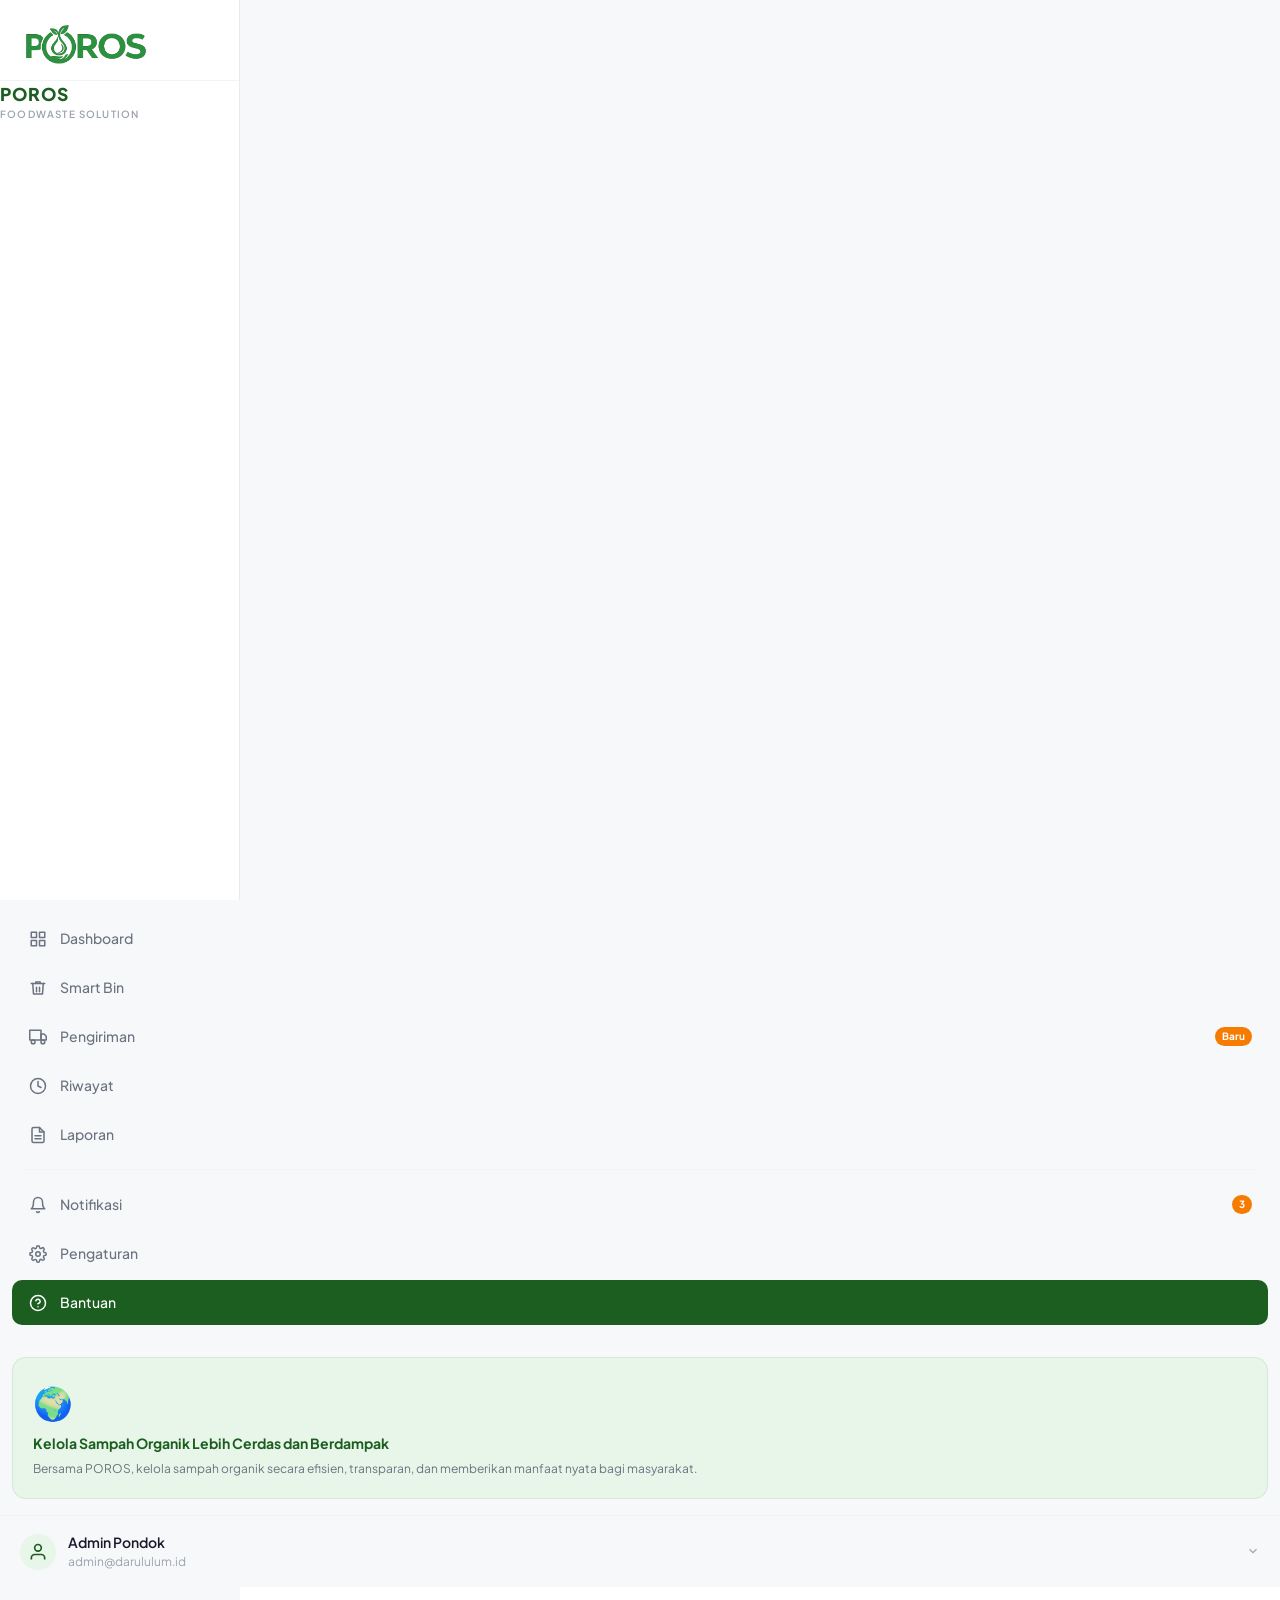
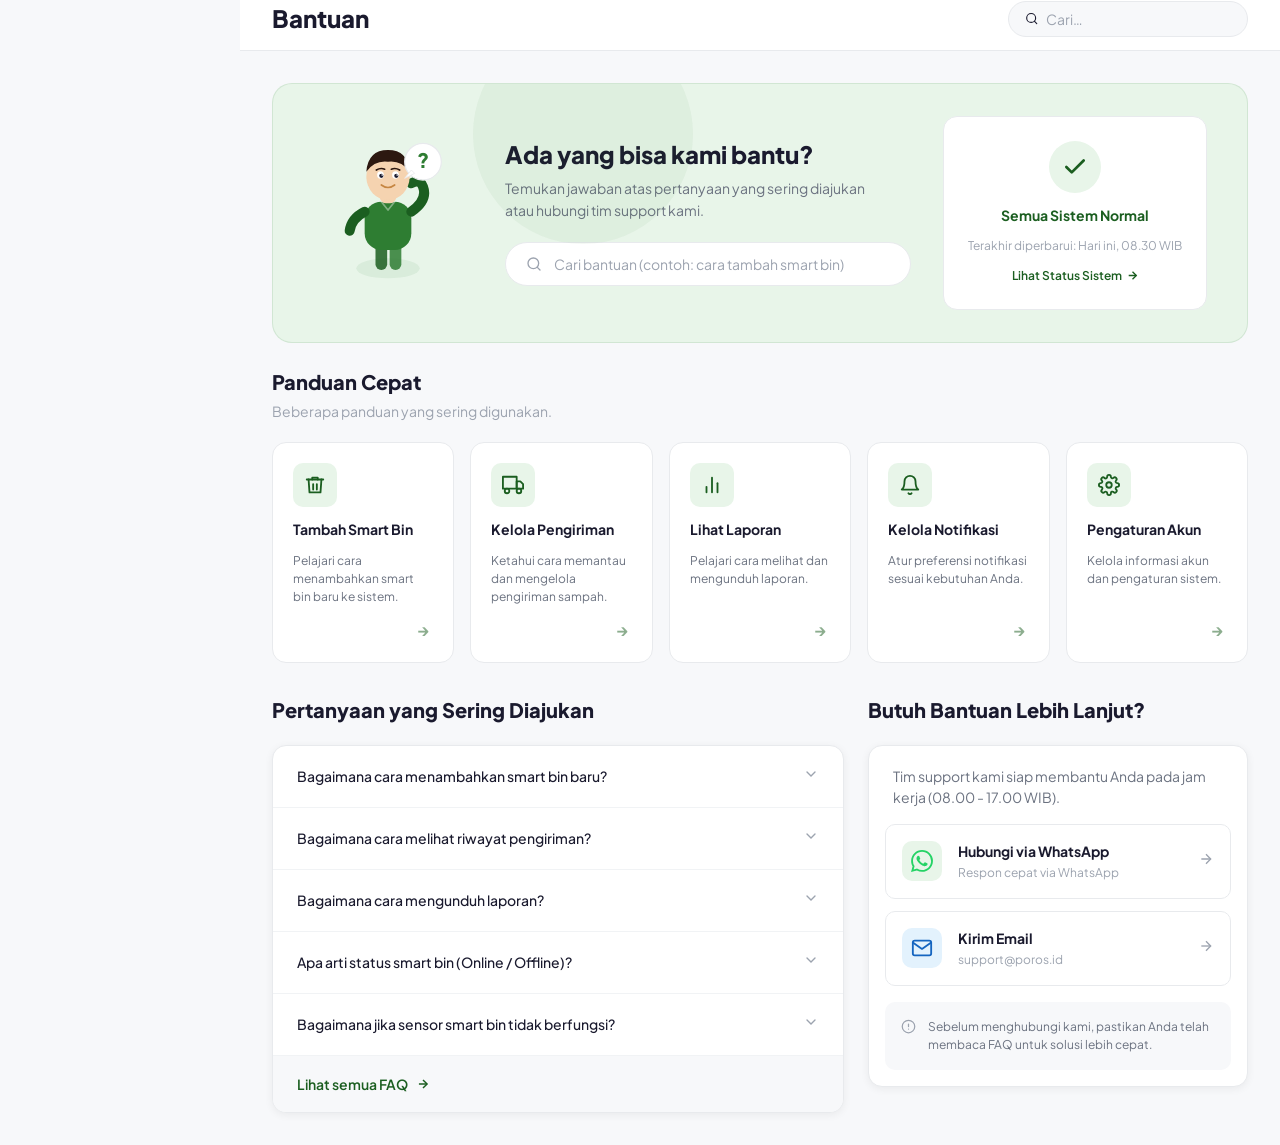
<file: admin/admin-bantuan.html>
<!DOCTYPE html>
<html lang="id">
<head>
  <meta charset="UTF-8">
  <meta name="viewport" content="width=device-width, initial-scale=1.0">
  <title>Bantuan — POROS Admin</title>

  <link rel="stylesheet" href="css/admin-shared.css">
  <link rel="stylesheet" href="css/admin-layout.css">
  <link rel="stylesheet" href="css/admin-components.css">
  <link rel="stylesheet" href="css/admin-bantuan.css">
  <link rel="stylesheet" href="css/admin-navbar.css"/>
</head>
<body data-navbar-title="Bantuan">

<div class="admin-shell">

  <!-- ── SIDEBAR ── -->
  <aside class="admin-sidebar" id="adminSidebar">

    <div class="sidebar-logo">
      <img src="assets/LOGO_POROS.png" alt="POROS" class="sidebar-logo-img"/>
    </div>
        <div>
          <div style="font-size:1.1rem;font-weight:800;color:var(--primary-green);letter-spacing:0.05em;">POROS</div>
          <div style="font-size:0.62rem;color:var(--text-muted);font-weight:600;letter-spacing:0.12em;text-transform:uppercase;">Foodwaste Solution</div>
        </div>
      </div>
    </div>

    <nav class="sidebar-nav">
      <a class="sidebar-nav-item" data-page="admin-dashboard.html" href="admin-dashboard.html">
        <span class="nav-icon">
          <svg width="18" height="18" viewBox="0 0 24 24" fill="none" stroke="currentColor" stroke-width="2" stroke-linecap="round" stroke-linejoin="round">
            <rect x="3" y="3" width="7" height="7"/><rect x="14" y="3" width="7" height="7"/>
            <rect x="14" y="14" width="7" height="7"/><rect x="3" y="14" width="7" height="7"/>
          </svg>
        </span>
        Dashboard
      </a>

      <a class="sidebar-nav-item" data-page="admin-smartbin.html" href="admin-smartbin.html">
        <span class="nav-icon">
          <svg width="18" height="18" viewBox="0 0 24 24" fill="none" stroke="currentColor" stroke-width="2" stroke-linecap="round" stroke-linejoin="round">
            <polyline points="3 6 5 6 21 6"/><path d="M19 6l-1 14H6L5 6"/>
            <path d="M10 11v6M14 11v6M9 6V4h6v2"/>
          </svg>
        </span>
        Smart Bin
      </a>

      <a class="sidebar-nav-item" data-page="admin-pengiriman.html" href="admin-pengiriman.html">
        <span class="nav-icon">
          <svg width="18" height="18" viewBox="0 0 24 24" fill="none" stroke="currentColor" stroke-width="2" stroke-linecap="round" stroke-linejoin="round">
            <rect x="1" y="3" width="15" height="13"/><path d="M16 8h4l3 3v5h-7V8z"/>
            <circle cx="5.5" cy="18.5" r="2.5"/><circle cx="18.5" cy="18.5" r="2.5"/>
          </svg>
        </span>
        Pengiriman
        <span class="nav-badge">Baru</span>
      </a>

      <a class="sidebar-nav-item" data-page="admin-riwayat.html" href="admin-riwayat.html">
        <span class="nav-icon">
          <svg width="18" height="18" viewBox="0 0 24 24" fill="none" stroke="currentColor" stroke-width="2" stroke-linecap="round" stroke-linejoin="round">
            <circle cx="12" cy="12" r="10"/><polyline points="12 6 12 12 16 14"/>
          </svg>
        </span>
        Riwayat
      </a>

      <a class="sidebar-nav-item" data-page="admin-laporan.html" href="admin-laporan.html">
        <span class="nav-icon">
          <svg width="18" height="18" viewBox="0 0 24 24" fill="none" stroke="currentColor" stroke-width="2" stroke-linecap="round" stroke-linejoin="round">
            <path d="M14 2H6a2 2 0 0 0-2 2v16a2 2 0 0 0 2 2h12a2 2 0 0 0 2-2V8z"/>
            <polyline points="14 2 14 8 20 8"/>
            <line x1="16" y1="13" x2="8" y2="13"/><line x1="16" y1="17" x2="8" y2="17"/>
          </svg>
        </span>
        Laporan
      </a>

      <div class="sidebar-divider"></div>

      <a class="sidebar-nav-item" data-page="admin-notifikasi.html" href="admin-notifikasi.html">
        <span class="nav-icon">
          <svg width="18" height="18" viewBox="0 0 24 24" fill="none" stroke="currentColor" stroke-width="2" stroke-linecap="round" stroke-linejoin="round">
            <path d="M18 8A6 6 0 0 0 6 8c0 7-3 9-3 9h18s-3-2-3-9"/>
            <path d="M13.73 21a2 2 0 0 1-3.46 0"/>
          </svg>
        </span>
        Notifikasi
        <span class="nav-badge">3</span>
      </a>

      <a class="sidebar-nav-item" data-page="admin-pengaturan.html" href="admin-pengaturan.html">
        <span class="nav-icon">
          <svg width="18" height="18" viewBox="0 0 24 24" fill="none" stroke="currentColor" stroke-width="2" stroke-linecap="round" stroke-linejoin="round">
            <circle cx="12" cy="12" r="3"/>
            <path d="M19.4 15a1.65 1.65 0 0 0 .33 1.82l.06.06a2 2 0 0 1-2.83 2.83l-.06-.06a1.65 1.65 0 0 0-1.82-.33 1.65 1.65 0 0 0-1 1.51V21a2 2 0 0 1-4 0v-.09A1.65 1.65 0 0 0 9 19.4a1.65 1.65 0 0 0-1.82.33l-.06.06a2 2 0 0 1-2.83-2.83l.06-.06A1.65 1.65 0 0 0 4.68 15a1.65 1.65 0 0 0-1.51-1H3a2 2 0 0 1 0-4h.09A1.65 1.65 0 0 0 4.6 9a1.65 1.65 0 0 0-.33-1.82l-.06-.06a2 2 0 0 1 2.83-2.83l.06.06A1.65 1.65 0 0 0 9 4.68a1.65 1.65 0 0 0 1-1.51V3a2 2 0 0 1 4 0v.09a1.65 1.65 0 0 0 1 1.51 1.65 1.65 0 0 0 1.82-.33l.06-.06a2 2 0 0 1 2.83 2.83l-.06.06A1.65 1.65 0 0 0 19.4 9a1.65 1.65 0 0 0 1.51 1H21a2 2 0 0 1 0 4h-.09a1.65 1.65 0 0 0-1.51 1z"/>
          </svg>
        </span>
        Pengaturan
      </a>

      <!-- ACTIVE -->
      <a class="sidebar-nav-item active" data-page="admin-bantuan.html" href="admin-bantuan.html">
        <span class="nav-icon">
          <svg width="18" height="18" viewBox="0 0 24 24" fill="none" stroke="currentColor" stroke-width="2" stroke-linecap="round" stroke-linejoin="round">
            <circle cx="12" cy="12" r="10"/>
            <path d="M9.09 9a3 3 0 0 1 5.83 1c0 2-3 3-3 3"/>
            <line x1="12" y1="17" x2="12.01" y2="17"/>
          </svg>
        </span>
        Bantuan
      </a>
    </nav>

    <div class="sidebar-promo">
      <div style="font-size:2rem;margin-bottom:var(--space-2);">🌍</div>
      <h4>Kelola Sampah Organik Lebih Cerdas dan Berdampak</h4>
      <p>Bersama POROS, kelola sampah organik secara efisien, transparan, dan memberikan manfaat nyata bagi masyarakat.</p>
    </div>

    <div class="sidebar-user">
      <div class="user-avatar">
        <svg width="20" height="20" viewBox="0 0 24 24" fill="none" stroke="var(--primary-green)" stroke-width="2">
          <path d="M20 21v-2a4 4 0 0 0-4-4H8a4 4 0 0 0-4 4v2"/><circle cx="12" cy="7" r="4"/>
        </svg>
      </div>
      <div class="user-info">
        <div class="user-name">Admin Pondok</div>
        <div class="user-email">admin@darululum.id</div>
      </div>
      <div class="user-chevron">
        <svg width="14" height="14" viewBox="0 0 24 24" fill="none" stroke="currentColor" stroke-width="2"><polyline points="6 9 12 15 18 9"/></svg>
      </div>
    </div>

  </aside>

  <div class="sidebar-overlay" id="sidebarOverlay"></div>

  <!-- ── MAIN ── -->
  <main class="admin-main">

    <!-- Topbar -->
    <header class="admin-topbar"></header>

    <!-- ── CONTENT ── -->
    <div class="admin-content">

      <!-- ── HERO BANNER ── -->
      <div class="bantuan-hero">

        <!-- Illustration -->
        <div class="hero-illustration">
          <!-- SVG Illustration: person with question mark -->
          <svg viewBox="0 0 160 180" fill="none" xmlns="http://www.w3.org/2000/svg" class="hero-illust-svg">
            <!-- Body -->
            <ellipse cx="80" cy="160" rx="38" ry="12" fill="rgba(46,125,50,0.08)"/>
            <!-- Legs -->
            <rect x="65" y="130" width="14" height="32" rx="7" fill="#1B5E20" opacity=".85"/>
            <rect x="82" y="130" width="14" height="32" rx="7" fill="#2E7D32" opacity=".85"/>
            <!-- Body/Torso -->
            <rect x="52" y="80" width="56" height="58" rx="20" fill="#2E7D32"/>
            <!-- Right arm wave -->
            <path d="M108 92 Q128 78 122 62 Q118 52 108 58" stroke="#1B5E20" stroke-width="12" stroke-linecap="round" fill="none"/>
            <!-- Left arm -->
            <path d="M52 92 Q36 100 34 115" stroke="#1B5E20" stroke-width="12" stroke-linecap="round" fill="none"/>
            <!-- Neck -->
            <rect x="70" y="62" width="20" height="20" rx="8" fill="#F5D3B0"/>
            <!-- Head -->
            <ellipse cx="80" cy="50" rx="26" ry="28" fill="#F5D3B0"/>
            <!-- Hair -->
            <path d="M54 44 Q56 18 80 18 Q104 18 106 44 Q96 30 80 32 Q64 30 54 44Z" fill="#2C1810"/>
            <!-- Eyes -->
            <ellipse cx="71" cy="48" rx="4" ry="4.5" fill="white"/>
            <ellipse cx="89" cy="48" rx="4" ry="4.5" fill="white"/>
            <circle cx="72" cy="49" r="2.5" fill="#1A1A2E"/>
            <circle cx="90" cy="49" r="2.5" fill="#1A1A2E"/>
            <circle cx="73" cy="48" r="1" fill="white"/>
            <circle cx="91" cy="48" r="1" fill="white"/>
            <!-- Smile -->
            <path d="M72 60 Q80 66 88 60" stroke="#C68642" stroke-width="2" stroke-linecap="round" fill="none"/>
            <!-- Eyebrows -->
            <path d="M66 42 Q71 39 76 41" stroke="#2C1810" stroke-width="2" stroke-linecap="round" fill="none"/>
            <path d="M84 41 Q89 39 94 42" stroke="#2C1810" stroke-width="2" stroke-linecap="round" fill="none"/>
            <!-- Question bubble -->
            <circle cx="122" cy="32" r="22" fill="white" stroke="var(--border-color)" stroke-width="1.5"/>
            <text x="122" y="40" text-anchor="middle" font-size="24" font-weight="800" fill="#2E7D32" font-family="Plus Jakarta Sans, sans-serif">?</text>
            <!-- Bubble tail -->
            <path d="M108 42 L100 52 L112 46Z" fill="white" stroke="var(--border-color)" stroke-width="1" stroke-linejoin="round"/>
            <!-- Shirt collar detail -->
            <path d="M72 80 L80 90 L88 80" stroke="white" stroke-width="2" stroke-linecap="round" stroke-linejoin="round" fill="none" opacity=".4"/>
          </svg>
        </div>

        <!-- Text + Search -->
        <div class="hero-body">
          <h2>Ada yang bisa kami bantu?</h2>
          <p>Temukan jawaban atas pertanyaan yang sering diajukan atau hubungi tim support kami.</p>
          <div class="hero-search">
            <svg width="16" height="16" viewBox="0 0 24 24" fill="none" stroke="currentColor" stroke-width="2" stroke-linecap="round">
              <circle cx="11" cy="11" r="8"/><line x1="21" y1="21" x2="16.65" y2="16.65"/>
            </svg>
            <input type="text" id="bantuan-search" placeholder="Cari bantuan (contoh: cara tambah smart bin)">
          </div>
        </div>

        <!-- System Status -->
        <div class="system-status-card">
          <div class="status-check-icon">
            <svg width="26" height="26" viewBox="0 0 24 24" fill="none" stroke="var(--primary-green)" stroke-width="2.5" stroke-linecap="round" stroke-linejoin="round">
              <polyline points="20 6 9 17 4 12"/>
            </svg>
          </div>
          <div class="status-title">Semua Sistem Normal</div>
          <div class="status-time">Terakhir diperbarui: Hari ini, 08.30 WIB</div>
          <a class="status-link">
            Lihat Status Sistem
            <svg width="13" height="13" viewBox="0 0 24 24" fill="none" stroke="currentColor" stroke-width="2.5"><line x1="5" y1="12" x2="19" y2="12"/><polyline points="12 5 19 12 12 19"/></svg>
          </a>
        </div>

      </div>
      <!-- /bantuan-hero -->


      <!-- ── PANDUAN CEPAT ── -->
      <div class="section-heading">
        <h3>Panduan Cepat</h3>
        <p>Beberapa panduan yang sering digunakan.</p>
      </div>

      <div class="panduan-grid" id="panduan-grid">
        <!-- Populated by admin-bantuan.js -->
      </div>


      <!-- ── BOTTOM: FAQ + CONTACT ── -->
      <div class="bantuan-bottom-grid">

        <!-- FAQ -->
        <div>
          <div class="section-heading">
            <h3>Pertanyaan yang Sering Diajukan</h3>
          </div>

          <div class="faq-card">
            <div id="faq-list">
              <!-- Populated by admin-bantuan.js -->
            </div>
            <div class="faq-footer">
              <span class="faq-see-all">
                Lihat semua FAQ
                <svg width="14" height="14" viewBox="0 0 24 24" fill="none" stroke="currentColor" stroke-width="2.5"><line x1="5" y1="12" x2="19" y2="12"/><polyline points="12 5 19 12 12 19"/></svg>
              </span>
            </div>
          </div>
        </div>

        <!-- Contact -->
        <div>
          <div class="section-heading">
            <h3>Butuh Bantuan Lebih Lanjut?</h3>
          </div>

          <div class="contact-card">
            <div class="contact-header">
              <p>Tim support kami siap membantu Anda pada jam kerja (08.00 - 17.00 WIB).</p>
            </div>

            <div class="contact-options">
              <a class="contact-option" href="https://wa.me/6281234567890" target="_blank">
                <div class="contact-option-icon wa">
                  <!-- WhatsApp icon -->
                  <svg width="22" height="22" viewBox="0 0 24 24" fill="#25D366">
                    <path d="M17.472 14.382c-.297-.149-1.758-.867-2.03-.967-.273-.099-.471-.148-.67.15-.197.297-.767.966-.94 1.164-.173.199-.347.223-.644.075-.297-.15-1.255-.463-2.39-1.475-.883-.788-1.48-1.761-1.653-2.059-.173-.297-.018-.458.13-.606.134-.133.298-.347.446-.52.149-.174.198-.298.298-.497.099-.198.05-.371-.025-.52-.075-.149-.669-1.612-.916-2.207-.242-.579-.487-.5-.669-.51-.173-.008-.371-.01-.57-.01-.198 0-.52.074-.792.372-.272.297-1.04 1.016-1.04 2.479 0 1.462 1.065 2.875 1.213 3.074.149.198 2.096 3.2 5.077 4.487.709.306 1.262.489 1.694.625.712.227 1.36.195 1.871.118.571-.085 1.758-.719 2.006-1.413.248-.694.248-1.289.173-1.413-.074-.124-.272-.198-.57-.347m-5.421 7.403h-.004a9.87 9.87 0 01-5.031-1.378l-.361-.214-3.741.982.998-3.648-.235-.374a9.86 9.86 0 01-1.51-5.26c.001-5.45 4.436-9.884 9.888-9.884 2.64 0 5.122 1.03 6.988 2.898a9.825 9.825 0 012.893 6.994c-.003 5.45-4.437 9.884-9.885 9.884m8.413-18.297A11.815 11.815 0 0012.05 0C5.495 0 .16 5.335.157 11.892c0 2.096.547 4.142 1.588 5.945L.057 24l6.305-1.654a11.882 11.882 0 005.683 1.448h.005c6.554 0 11.89-5.335 11.893-11.893a11.821 11.821 0 00-3.48-8.413z"/>
                  </svg>
                </div>
                <div class="contact-option-info">
                  <div class="contact-option-name">Hubungi via WhatsApp</div>
                  <div class="contact-option-sub">Respon cepat via WhatsApp</div>
                </div>
                <div class="contact-option-arrow">
                  <svg width="16" height="16" viewBox="0 0 24 24" fill="none" stroke="currentColor" stroke-width="2"><line x1="5" y1="12" x2="19" y2="12"/><polyline points="12 5 19 12 12 19"/></svg>
                </div>
              </a>

              <a class="contact-option" href="mailto:support@poros.id">
                <div class="contact-option-icon email">
                  <svg width="22" height="22" viewBox="0 0 24 24" fill="none" stroke="#1565C0" stroke-width="2" stroke-linecap="round" stroke-linejoin="round">
                    <path d="M4 4h16c1.1 0 2 .9 2 2v12c0 1.1-.9 2-2 2H4c-1.1 0-2-.9-2-2V6c0-1.1.9-2 2-2z"/>
                    <polyline points="22,6 12,13 2,6"/>
                  </svg>
                </div>
                <div class="contact-option-info">
                  <div class="contact-option-name">Kirim Email</div>
                  <div class="contact-option-sub">support@poros.id</div>
                </div>
                <div class="contact-option-arrow">
                  <svg width="16" height="16" viewBox="0 0 24 24" fill="none" stroke="currentColor" stroke-width="2"><line x1="5" y1="12" x2="19" y2="12"/><polyline points="12 5 19 12 12 19"/></svg>
                </div>
              </a>
            </div>

            <div class="contact-notice">
              <svg width="15" height="15" viewBox="0 0 24 24" fill="none" stroke="currentColor" stroke-width="2" stroke-linecap="round">
                <circle cx="12" cy="12" r="10"/><line x1="12" y1="8" x2="12" y2="12"/><line x1="12" y1="16" x2="12.01" y2="16"/>
              </svg>
              Sebelum menghubungi kami, pastikan Anda telah membaca FAQ untuk solusi lebih cepat.
            </div>

          </div>
        </div>

      </div>
      <!-- /bantuan-bottom-grid -->

    </div>
    <!-- /admin-content -->

  </main>
</div>

<!-- Scripts -->
<script src="js/admin-auth.js"></script>
<script src="js/admin-layout.js"></script>
<script src="js/admin-bantuan.js"></script>

<script>
  document.getElementById('mobileMenuBtn')?.addEventListener('click', () => {
    document.getElementById('adminSidebar')?.classList.add('open');
    document.getElementById('sidebarOverlay')?.classList.add('active');
  });
  document.getElementById('sidebarOverlay')?.addEventListener('click', () => {
    document.getElementById('adminSidebar')?.classList.remove('open');
    document.getElementById('sidebarOverlay')?.classList.remove('active');
  });
</script>

<script src="js/admin-sidebar.js"></script>
<script src="components/admin-navbar.js"></script>
</body>
</html>
</file>
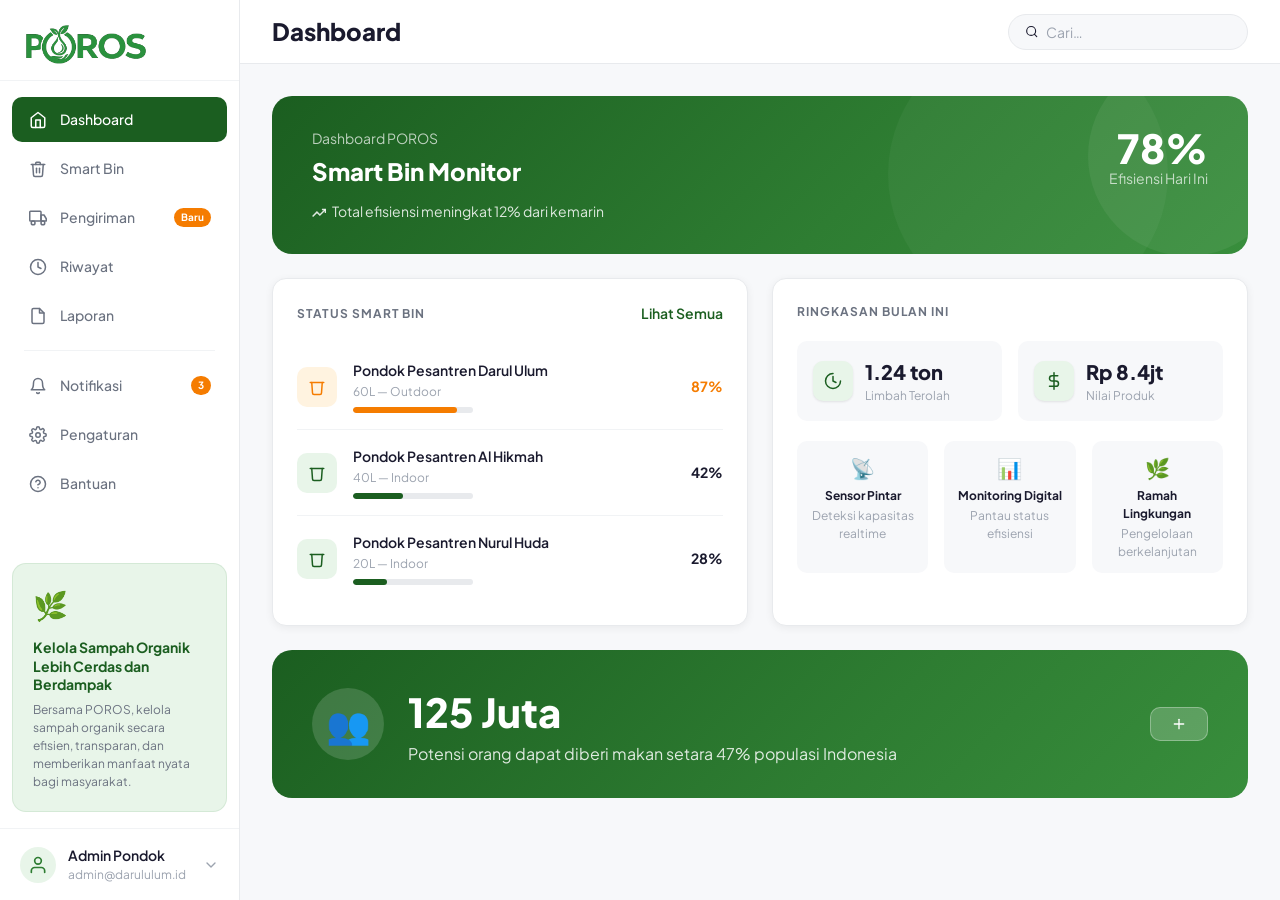
<file: admin/admin-dashboard.html>
<!DOCTYPE html>
<html lang="id">
<head>
  <meta charset="UTF-8"/>
  <meta name="viewport" content="width=device-width, initial-scale=1.0"/>
  <title>Dashboard — POROS Admin</title>

  <link rel="stylesheet" href="css/admin-shared.css"/>
  <link rel="stylesheet" href="css/admin-layout.css"/>
  <link rel="stylesheet" href="css/admin-components.css"/>
  <link rel="stylesheet" href="css/admin-dashboard.css"/>
  <link rel="stylesheet" href="css/admin-navbar.css"/>
</head>
<body data-navbar-title="Dashboard">

<div class="sidebar-overlay" id="sidebarOverlay"></div>

<div class="admin-shell">

  <!-- SIDEBAR -->
  <aside class="admin-sidebar" id="adminSidebar">
    <div class="sidebar-logo">
      <img src="assets/LOGO_POROS.png" alt="POROS" class="sidebar-logo-img"/>
    </div>

    <nav class="sidebar-nav">
      <a class="sidebar-nav-item active" data-page="admin-dashboard.html" href="admin-dashboard.html">
        <span class="nav-icon"><svg width="18" height="18" viewBox="0 0 24 24" fill="none" stroke="currentColor" stroke-width="2" stroke-linecap="round" stroke-linejoin="round"><path d="m3 9 9-7 9 7v11a2 2 0 0 1-2 2H5a2 2 0 0 1-2-2z"/><polyline points="9 22 9 12 15 12 15 22"/></svg></span>
        Dashboard
      </a>
      <a class="sidebar-nav-item" data-page="admin-smart-bin.html" href="admin-smart-bin.html">
        <span class="nav-icon"><svg width="18" height="18" viewBox="0 0 24 24" fill="none" stroke="currentColor" stroke-width="2" stroke-linecap="round" stroke-linejoin="round"><polyline points="3 6 5 6 21 6"/><path d="M19 6l-1 14a2 2 0 0 1-2 2H8a2 2 0 0 1-2-2L5 6"/><path d="M10 11v6"/><path d="M14 11v6"/><path d="M9 6V4a1 1 0 0 1 1-1h4a1 1 0 0 1 1 1v2"/></svg></span>
        Smart Bin
      </a>
      <a class="sidebar-nav-item" data-page="admin-pengiriman.html" href="admin-pengiriman.html">
        <span class="nav-icon"><svg width="18" height="18" viewBox="0 0 24 24" fill="none" stroke="currentColor" stroke-width="2" stroke-linecap="round" stroke-linejoin="round"><rect x="1" y="3" width="15" height="13" rx="1"/><path d="M16 8h4l3 5v3h-7V8z"/><circle cx="5.5" cy="18.5" r="2.5"/><circle cx="18.5" cy="18.5" r="2.5"/></svg></span>
        Pengiriman
        <span class="nav-badge">Baru</span>
      </a>
      <a class="sidebar-nav-item" data-page="admin-riwayat.html" href="admin-riwayat.html">
        <span class="nav-icon"><svg width="18" height="18" viewBox="0 0 24 24" fill="none" stroke="currentColor" stroke-width="2" stroke-linecap="round" stroke-linejoin="round"><circle cx="12" cy="12" r="10"/><polyline points="12 6 12 12 16 14"/></svg></span>
        Riwayat
      </a>
      <a class="sidebar-nav-item" data-page="admin-laporan.html" href="admin-laporan.html">
        <span class="nav-icon"><svg width="18" height="18" viewBox="0 0 24 24" fill="none" stroke="currentColor" stroke-width="2" stroke-linecap="round" stroke-linejoin="round"><path d="M14 2H6a2 2 0 0 0-2 2v16a2 2 0 0 0 2 2h12a2 2 0 0 0 2-2V8z"/><polyline points="14 2 14 8 20 8"/></svg></span>
        Laporan
      </a>
      <div class="sidebar-divider"></div>
      <a class="sidebar-nav-item" data-page="admin-notifikasi.html" href="admin-notifikasi.html">
        <span class="nav-icon"><svg width="18" height="18" viewBox="0 0 24 24" fill="none" stroke="currentColor" stroke-width="2" stroke-linecap="round" stroke-linejoin="round"><path d="M18 8A6 6 0 0 0 6 8c0 7-3 9-3 9h18s-3-2-3-9"/><path d="M13.73 21a2 2 0 0 1-3.46 0"/></svg></span>
        Notifikasi
        <span class="nav-badge">3</span>
      </a>
      <a class="sidebar-nav-item" data-page="admin-pengaturan.html" href="admin-pengaturan.html">
        <span class="nav-icon"><svg width="18" height="18" viewBox="0 0 24 24" fill="none" stroke="currentColor" stroke-width="2" stroke-linecap="round" stroke-linejoin="round"><circle cx="12" cy="12" r="3"/><path d="M19.4 15a1.65 1.65 0 0 0 .33 1.82l.06.06a2 2 0 0 1-2.83 2.83l-.06-.06a1.65 1.65 0 0 0-1.82-.33 1.65 1.65 0 0 0-1 1.51V21a2 2 0 0 1-4 0v-.09A1.65 1.65 0 0 0 9 19.4a1.65 1.65 0 0 0-1.82.33l-.06.06a2 2 0 0 1-2.83-2.83l.06-.06A1.65 1.65 0 0 0 4.68 15a1.65 1.65 0 0 0-1.51-1H3a2 2 0 0 1 0-4h.09A1.65 1.65 0 0 0 4.6 9a1.65 1.65 0 0 0-.33-1.82l-.06-.06a2 2 0 0 1 2.83-2.83l.06.06A1.65 1.65 0 0 0 9 4.68a1.65 1.65 0 0 0 1-1.51V3a2 2 0 0 1 4 0v.09a1.65 1.65 0 0 0 1 1.51 1.65 1.65 0 0 0 1.82-.33l.06-.06a2 2 0 0 1 2.83 2.83l-.06.06A1.65 1.65 0 0 0 19.4 9a1.65 1.65 0 0 0 1.51 1H21a2 2 0 0 1 0 4h-.09a1.65 1.65 0 0 0-1.51 1z"/></svg></span>
        Pengaturan
      </a>
      <a class="sidebar-nav-item" data-page="admin-bantuan.html" href="admin-bantuan.html">
        <span class="nav-icon"><svg width="18" height="18" viewBox="0 0 24 24" fill="none" stroke="currentColor" stroke-width="2" stroke-linecap="round" stroke-linejoin="round"><circle cx="12" cy="12" r="10"/><path d="M9.09 9a3 3 0 0 1 5.83 1c0 2-3 3-3 3"/><line x1="12" y1="17" x2="12.01" y2="17"/></svg></span>
        Bantuan
      </a>
    </nav>

    <div class="sidebar-promo">
      <div style="font-size:28px; margin-bottom:var(--space-3);">🌿</div>
      <h4>Kelola Sampah Organik Lebih Cerdas dan Berdampak</h4>
      <p>Bersama POROS, kelola sampah organik secara efisien, transparan, dan memberikan manfaat nyata bagi masyarakat.</p>
    </div>

    <div class="sidebar-user">
      <div class="user-avatar">
        <svg width="20" height="20" viewBox="0 0 24 24" fill="none" stroke="#2E7D32" stroke-width="2" stroke-linecap="round" stroke-linejoin="round"><path d="M20 21v-2a4 4 0 0 0-4-4H8a4 4 0 0 0-4 4v2"/><circle cx="12" cy="7" r="4"/></svg>
      </div>
      <div class="user-info">
        <div class="user-name">Admin Pondok</div>
        <div class="user-email">admin@darululum.id</div>
      </div>
      <svg class="user-chevron" width="16" height="16" viewBox="0 0 24 24" fill="none" stroke="currentColor" stroke-width="2" stroke-linecap="round" stroke-linejoin="round"><polyline points="6 9 12 15 18 9"/></svg>
    </div>
  </aside>

  <!-- MAIN -->
  <main class="admin-main">

    <!-- TOPBAR -->
    <header class="admin-topbar"></header>

    <!-- CONTENT -->
    <div class="admin-content">

      <!-- Banner -->
      <div class="banner-card mb-6">
        <div style="display:flex; justify-content:space-between; align-items:flex-start;">
          <div>
            <p style="font-size:var(--font-size-sm); color:rgba(255,255,255,0.7); margin-bottom:4px;">Dashboard POROS</p>
            <h2 style="font-size:var(--font-size-2xl); font-weight:800; color:white; margin-bottom:var(--space-3);">Smart Bin Monitor</h2>
            <p style="font-size:var(--font-size-sm); color:rgba(255,255,255,0.85);">
              <svg style="display:inline;vertical-align:middle;margin-right:4px;" width="14" height="14" viewBox="0 0 24 24" fill="none" stroke="currentColor" stroke-width="2.5"><polyline points="23 6 13.5 15.5 8.5 10.5 1 18"/><polyline points="17 6 23 6 23 12"/></svg>
              Total efisiensi meningkat 12% dari kemarin
            </p>
          </div>
          <div style="text-align:right;">
            <div style="font-size:var(--font-size-4xl); font-weight:800; color:white; line-height:1;">78%</div>
            <div style="font-size:var(--font-size-sm); color:rgba(255,255,255,0.7);">Efisiensi Hari Ini</div>
          </div>
        </div>
      </div>

      <!-- Dashboard 2-col grid -->
      <div class="dashboard-grid">

        <!-- Smart Bin Status -->
        <div class="card">
          <div class="card-header">
            <span class="card-title">Status Smart Bin</span>
            <a href="admin-smart-bin.html" class="card-link">Lihat Semua</a>
          </div>
          <div>
            <div class="bin-list-item">
              <div class="icon-wrap icon-wrap-md" style="background:#FFF3E0; color:#F57C00;">
                <svg width="18" height="18" viewBox="0 0 24 24" fill="none" stroke="currentColor" stroke-width="2" stroke-linecap="round" stroke-linejoin="round"><polyline points="3 6 5 6 21 6"/><path d="M19 6l-1 14a2 2 0 0 1-2 2H8a2 2 0 0 1-2-2L5 6"/></svg>
              </div>
              <div class="bin-list-info">
                <div class="bin-list-name">Pondok Pesantren Darul Ulum</div>
                <div class="bin-list-meta">60L — Outdoor</div>
                <div class="progress-bar bin-list-bar mt-4" style="width:120px; margin-top:6px;">
                  <div class="progress-bar-fill orange" style="width:87%;"></div>
                </div>
              </div>
              <div class="bin-list-percent" style="color:#F57C00;">87%</div>
            </div>
            <div class="bin-list-item">
              <div class="icon-wrap icon-wrap-md" style="background:var(--primary-green-soft); color:var(--primary-green);">
                <svg width="18" height="18" viewBox="0 0 24 24" fill="none" stroke="currentColor" stroke-width="2" stroke-linecap="round" stroke-linejoin="round"><polyline points="3 6 5 6 21 6"/><path d="M19 6l-1 14a2 2 0 0 1-2 2H8a2 2 0 0 1-2-2L5 6"/></svg>
              </div>
              <div class="bin-list-info">
                <div class="bin-list-name">Pondok Pesantren Al Hikmah</div>
                <div class="bin-list-meta">40L — Indoor</div>
                <div class="progress-bar" style="width:120px; margin-top:6px;">
                  <div class="progress-bar-fill" style="width:42%;"></div>
                </div>
              </div>
              <div class="bin-list-percent">42%</div>
            </div>
            <div class="bin-list-item">
              <div class="icon-wrap icon-wrap-md" style="background:var(--primary-green-soft); color:var(--primary-green);">
                <svg width="18" height="18" viewBox="0 0 24 24" fill="none" stroke="currentColor" stroke-width="2" stroke-linecap="round" stroke-linejoin="round"><polyline points="3 6 5 6 21 6"/><path d="M19 6l-1 14a2 2 0 0 1-2 2H8a2 2 0 0 1-2-2L5 6"/></svg>
              </div>
              <div class="bin-list-info">
                <div class="bin-list-name">Pondok Pesantren Nurul Huda</div>
                <div class="bin-list-meta">20L — Indoor</div>
                <div class="progress-bar" style="width:120px; margin-top:6px;">
                  <div class="progress-bar-fill" style="width:28%;"></div>
                </div>
              </div>
              <div class="bin-list-percent">28%</div>
            </div>
          </div>
        </div>

        <!-- Ringkasan Bulan Ini -->
        <div class="card">
          <div class="card-header">
            <span class="card-title">Ringkasan Bulan Ini</span>
          </div>
          <div class="ringkasan-mini">
            <div class="ringkasan-item">
              <div class="r-icon" style="background:var(--primary-green-soft); color:var(--primary-green);">
                <svg width="18" height="18" viewBox="0 0 24 24" fill="none" stroke="currentColor" stroke-width="2" stroke-linecap="round" stroke-linejoin="round"><path d="M12 2a10 10 0 1 0 10 10"/><path d="M12 6v6l4 2"/></svg>
              </div>
              <div>
                <div class="r-value" data-count="1.24" data-suffix=" ton">1.24 ton</div>
                <div class="r-label">Limbah Terolah</div>
              </div>
            </div>
            <div class="ringkasan-item">
              <div class="r-icon" style="background:var(--primary-green-soft); color:var(--primary-green);">
                <svg width="18" height="18" viewBox="0 0 24 24" fill="none" stroke="currentColor" stroke-width="2" stroke-linecap="round" stroke-linejoin="round"><line x1="12" y1="1" x2="12" y2="23"/><path d="M17 5H9.5a3.5 3.5 0 0 0 0 7h5a3.5 3.5 0 0 1 0 7H6"/></svg>
              </div>
              <div>
                <div class="r-value">Rp 8.4jt</div>
                <div class="r-label">Nilai Produk</div>
              </div>
            </div>
          </div>

          <div class="feature-row" style="margin-top:var(--space-5); display:flex; gap:var(--space-4);">
            <div style="flex:1; text-align:center; padding:var(--space-3); background:var(--bg-soft); border-radius:var(--radius-md);">
              <div style="font-size:20px; margin-bottom:4px;">📡</div>
              <div style="font-size:var(--font-size-xs); font-weight:700; color:var(--text-primary);">Sensor Pintar</div>
              <div style="font-size:var(--font-size-xs); color:var(--text-muted); margin-top:2px;">Deteksi kapasitas realtime</div>
            </div>
            <div style="flex:1; text-align:center; padding:var(--space-3); background:var(--bg-soft); border-radius:var(--radius-md);">
              <div style="font-size:20px; margin-bottom:4px;">📊</div>
              <div style="font-size:var(--font-size-xs); font-weight:700; color:var(--text-primary);">Monitoring Digital</div>
              <div style="font-size:var(--font-size-xs); color:var(--text-muted); margin-top:2px;">Pantau status efisiensi</div>
            </div>
            <div style="flex:1; text-align:center; padding:var(--space-3); background:var(--bg-soft); border-radius:var(--radius-md);">
              <div style="font-size:20px; margin-bottom:4px;">🌿</div>
              <div style="font-size:var(--font-size-xs); font-weight:700; color:var(--text-primary);">Ramah Lingkungan</div>
              <div style="font-size:var(--font-size-xs); color:var(--text-muted); margin-top:2px;">Pengelolaan berkelanjutan</div>
            </div>
          </div>
        </div>

        <!-- CTA Banner -->
        <div class="dashboard-grid-full">
          <div style="background:var(--primary-gradient); border-radius:var(--radius-xl); padding:var(--space-8) var(--space-10); display:flex; align-items:center; gap:var(--space-6); position:relative; overflow:hidden;">
            <div style="width:72px; height:72px; background:rgba(255,255,255,0.15); border-radius:50%; display:flex; align-items:center; justify-content:center; flex-shrink:0; font-size:36px;">👥</div>
            <div style="flex:1;">
              <div style="font-size:var(--font-size-4xl); font-weight:800; color:white;">125 Juta</div>
              <div style="font-size:var(--font-size-base); color:rgba(255,255,255,0.85);">Potensi orang dapat diberi makan setara 47% populasi Indonesia</div>
            </div>
            <button class="btn" style="background:rgba(255,255,255,0.2); color:white; border:1px solid rgba(255,255,255,0.3);">
              <svg width="16" height="16" viewBox="0 0 24 24" fill="none" stroke="currentColor" stroke-width="2" stroke-linecap="round" stroke-linejoin="round"><line x1="12" y1="5" x2="12" y2="19"/><line x1="5" y1="12" x2="19" y2="12"/></svg>
            </button>
          </div>
        </div>

      </div><!-- /dashboard-grid -->

    </div><!-- /admin-content -->
  </main>
</div><!-- /admin-shell -->
<script src="js/admin-dashboard.js"></script>
<script src="js/admin-sidebar.js"></script>
<script src="components/admin-navbar.js"></script>
</body>
</html>
</file>
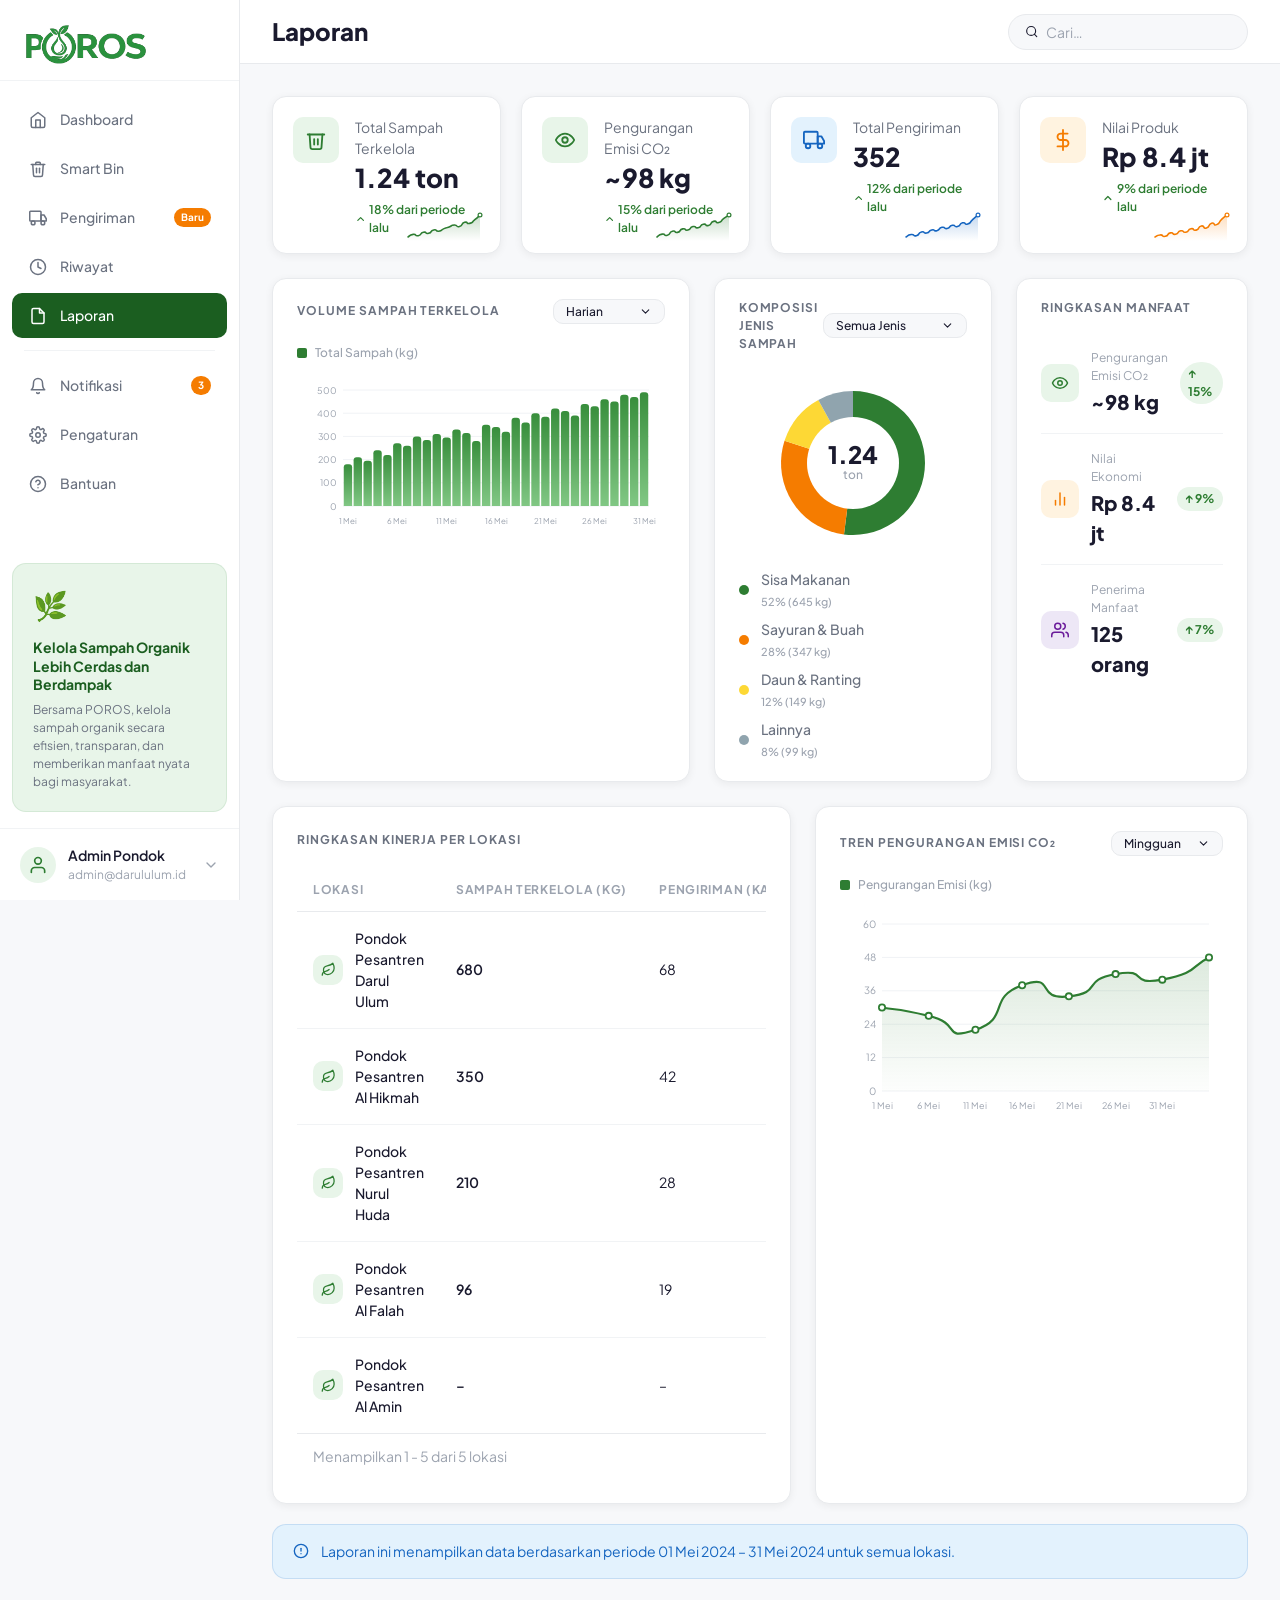
<file: admin/admin-laporan.html>
<!DOCTYPE html>
<html lang="id">
<head>
  <meta charset="UTF-8"/>
  <meta name="viewport" content="width=device-width, initial-scale=1.0"/>
  <title>Laporan — POROS Admin</title>

  <link rel="stylesheet" href="css/admin-shared.css"/>
  <link rel="stylesheet" href="css/admin-layout.css"/>
  <link rel="stylesheet" href="css/admin-components.css"/>
  <link rel="stylesheet" href="css/admin-laporan.css"/>
  <link rel="stylesheet" href="css/admin-navbar.css"/>
</head>
<body data-navbar-title="Laporan">

<div class="sidebar-overlay" id="sidebarOverlay"></div>

<div class="admin-shell">

  <!-- SIDEBAR -->
  <aside class="admin-sidebar" id="adminSidebar">
    <div class="sidebar-logo">
      <img src="assets/LOGO_POROS.png" alt="POROS" class="sidebar-logo-img"/>
    </div>

    <nav class="sidebar-nav">
      <a class="sidebar-nav-item" data-page="admin-dashboard.html" href="admin-dashboard.html">
        <span class="nav-icon"><svg width="18" height="18" viewBox="0 0 24 24" fill="none" stroke="currentColor" stroke-width="2" stroke-linecap="round" stroke-linejoin="round"><path d="m3 9 9-7 9 7v11a2 2 0 0 1-2 2H5a2 2 0 0 1-2-2z"/><polyline points="9 22 9 12 15 12 15 22"/></svg></span>
        Dashboard
      </a>
      <a class="sidebar-nav-item" data-page="admin-smart-bin.html" href="admin-smart-bin.html">
        <span class="nav-icon"><svg width="18" height="18" viewBox="0 0 24 24" fill="none" stroke="currentColor" stroke-width="2" stroke-linecap="round" stroke-linejoin="round"><polyline points="3 6 5 6 21 6"/><path d="M19 6l-1 14a2 2 0 0 1-2 2H8a2 2 0 0 1-2-2L5 6"/><path d="M10 11v6"/><path d="M14 11v6"/><path d="M9 6V4a1 1 0 0 1 1-1h4a1 1 0 0 1 1 1v2"/></svg></span>
        Smart Bin
      </a>
      <a class="sidebar-nav-item" data-page="admin-pengiriman.html" href="admin-pengiriman.html">
        <span class="nav-icon"><svg width="18" height="18" viewBox="0 0 24 24" fill="none" stroke="currentColor" stroke-width="2" stroke-linecap="round" stroke-linejoin="round"><rect x="1" y="3" width="15" height="13" rx="1"/><path d="M16 8h4l3 5v3h-7V8z"/><circle cx="5.5" cy="18.5" r="2.5"/><circle cx="18.5" cy="18.5" r="2.5"/></svg></span>
        Pengiriman
        <span class="nav-badge">Baru</span>
      </a>
      <a class="sidebar-nav-item" data-page="admin-riwayat.html" href="admin-riwayat.html">
        <span class="nav-icon"><svg width="18" height="18" viewBox="0 0 24 24" fill="none" stroke="currentColor" stroke-width="2" stroke-linecap="round" stroke-linejoin="round"><circle cx="12" cy="12" r="10"/><polyline points="12 6 12 12 16 14"/></svg></span>
        Riwayat
      </a>
      <a class="sidebar-nav-item active" data-page="admin-laporan.html" href="admin-laporan.html">
        <span class="nav-icon"><svg width="18" height="18" viewBox="0 0 24 24" fill="none" stroke="currentColor" stroke-width="2" stroke-linecap="round" stroke-linejoin="round"><path d="M14 2H6a2 2 0 0 0-2 2v16a2 2 0 0 0 2 2h12a2 2 0 0 0 2-2V8z"/><polyline points="14 2 14 8 20 8"/></svg></span>
        Laporan
      </a>
      <div class="sidebar-divider"></div>
      <a class="sidebar-nav-item" data-page="admin-notifikasi.html" href="admin-notifikasi.html">
        <span class="nav-icon"><svg width="18" height="18" viewBox="0 0 24 24" fill="none" stroke="currentColor" stroke-width="2" stroke-linecap="round" stroke-linejoin="round"><path d="M18 8A6 6 0 0 0 6 8c0 7-3 9-3 9h18s-3-2-3-9"/><path d="M13.73 21a2 2 0 0 1-3.46 0"/></svg></span>
        Notifikasi
        <span class="nav-badge">3</span>
      </a>
      <a class="sidebar-nav-item" data-page="admin-pengaturan.html" href="admin-pengaturan.html">
        <span class="nav-icon"><svg width="18" height="18" viewBox="0 0 24 24" fill="none" stroke="currentColor" stroke-width="2" stroke-linecap="round" stroke-linejoin="round"><circle cx="12" cy="12" r="3"/><path d="M19.4 15a1.65 1.65 0 0 0 .33 1.82l.06.06a2 2 0 0 1-2.83 2.83l-.06-.06a1.65 1.65 0 0 0-1.82-.33 1.65 1.65 0 0 0-1 1.51V21a2 2 0 0 1-4 0v-.09A1.65 1.65 0 0 0 9 19.4a1.65 1.65 0 0 0-1.82.33l-.06.06a2 2 0 0 1-2.83-2.83l.06-.06A1.65 1.65 0 0 0 4.68 15a1.65 1.65 0 0 0-1.51-1H3a2 2 0 0 1 0-4h.09A1.65 1.65 0 0 0 4.6 9a1.65 1.65 0 0 0-.33-1.82l-.06-.06a2 2 0 0 1 2.83-2.83l.06.06A1.65 1.65 0 0 0 9 4.68a1.65 1.65 0 0 0 1-1.51V3a2 2 0 0 1 4 0v.09a1.65 1.65 0 0 0 1 1.51 1.65 1.65 0 0 0 1.82-.33l.06-.06a2 2 0 0 1 2.83 2.83l-.06.06A1.65 1.65 0 0 0 19.4 9a1.65 1.65 0 0 0 1.51 1H21a2 2 0 0 1 0 4h-.09a1.65 1.65 0 0 0-1.51 1z"/></svg></span>
        Pengaturan
      </a>
      <a class="sidebar-nav-item" data-page="admin-bantuan.html" href="admin-bantuan.html">
        <span class="nav-icon"><svg width="18" height="18" viewBox="0 0 24 24" fill="none" stroke="currentColor" stroke-width="2" stroke-linecap="round" stroke-linejoin="round"><circle cx="12" cy="12" r="10"/><path d="M9.09 9a3 3 0 0 1 5.83 1c0 2-3 3-3 3"/><line x1="12" y1="17" x2="12.01" y2="17"/></svg></span>
        Bantuan
      </a>
    </nav>

    <div class="sidebar-promo">
      <div style="font-size:28px; margin-bottom:var(--space-3);">🌿</div>
      <h4>Kelola Sampah Organik Lebih Cerdas dan Berdampak</h4>
      <p>Bersama POROS, kelola sampah organik secara efisien, transparan, dan memberikan manfaat nyata bagi masyarakat.</p>
    </div>

    <div class="sidebar-user">
      <div class="user-avatar">
        <svg width="20" height="20" viewBox="0 0 24 24" fill="none" stroke="#2E7D32" stroke-width="2" stroke-linecap="round" stroke-linejoin="round"><path d="M20 21v-2a4 4 0 0 0-4-4H8a4 4 0 0 0-4 4v2"/><circle cx="12" cy="7" r="4"/></svg>
      </div>
      <div class="user-info">
        <div class="user-name">Admin Pondok</div>
        <div class="user-email">admin@darululum.id</div>
      </div>
      <svg class="user-chevron" width="16" height="16" viewBox="0 0 24 24" fill="none" stroke="currentColor" stroke-width="2" stroke-linecap="round" stroke-linejoin="round"><polyline points="6 9 12 15 18 9"/></svg>
    </div>
  </aside>

  <!-- MAIN -->
  <main class="admin-main">

    <!-- TOPBAR -->
    <header class="admin-topbar"></header>

    <!-- CONTENT -->
    <div class="admin-content">

      <!-- ── STAT CARDS ── -->
      <div class="laporan-stats">

        <div class="laporan-stat-card">
          <div class="lsc-icon" style="background:#E8F5E9; color:#2E7D32;">
            <svg width="22" height="22" viewBox="0 0 24 24" fill="none" stroke="currentColor" stroke-width="2" stroke-linecap="round" stroke-linejoin="round"><polyline points="3 6 5 6 21 6"/><path d="M19 6l-1 14a2 2 0 0 1-2 2H8a2 2 0 0 1-2-2L5 6"/><path d="M10 11v6"/><path d="M14 11v6"/></svg>
          </div>
          <div class="lsc-body">
            <div class="lsc-label">Total Sampah Terkelola</div>
            <div class="lsc-value" data-count="1.24" data-suffix=" ton">1.24 ton</div>
            <div class="lsc-trend up">
              <svg width="12" height="12" viewBox="0 0 24 24" fill="none" stroke="currentColor" stroke-width="2.5" stroke-linecap="round" stroke-linejoin="round"><polyline points="18 15 12 9 6 15"/></svg>
              18% dari periode lalu
            </div>
          </div>
          <svg class="lsc-spark" id="spark-sampah" viewBox="0 0 80 30" preserveAspectRatio="none"></svg>
        </div>

        <div class="laporan-stat-card">
          <div class="lsc-icon" style="background:#E8F5E9; color:#2E7D32;">
            <svg width="22" height="22" viewBox="0 0 24 24" fill="none" stroke="currentColor" stroke-width="2" stroke-linecap="round" stroke-linejoin="round"><path d="M2 12s3-7 10-7 10 7 10 7-3 7-10 7-10-7-10-7z"/><circle cx="12" cy="12" r="3"/></svg>
          </div>
          <div class="lsc-body">
            <div class="lsc-label">Pengurangan Emisi CO₂</div>
            <div class="lsc-value">~98 kg</div>
            <div class="lsc-trend up">
              <svg width="12" height="12" viewBox="0 0 24 24" fill="none" stroke="currentColor" stroke-width="2.5" stroke-linecap="round" stroke-linejoin="round"><polyline points="18 15 12 9 6 15"/></svg>
              15% dari periode lalu
            </div>
          </div>
          <svg class="lsc-spark" id="spark-emisi" viewBox="0 0 80 30" preserveAspectRatio="none"></svg>
        </div>

        <div class="laporan-stat-card">
          <div class="lsc-icon" style="background:#E3F2FD; color:#1565C0;">
            <svg width="22" height="22" viewBox="0 0 24 24" fill="none" stroke="currentColor" stroke-width="2" stroke-linecap="round" stroke-linejoin="round"><rect x="1" y="3" width="15" height="13" rx="1"/><path d="M16 8h4l3 5v3h-7V8z"/><circle cx="5.5" cy="18.5" r="2.5"/><circle cx="18.5" cy="18.5" r="2.5"/></svg>
          </div>
          <div class="lsc-body">
            <div class="lsc-label">Total Pengiriman</div>
            <div class="lsc-value" data-count="352" data-suffix="">352</div>
            <div class="lsc-trend up">
              <svg width="12" height="12" viewBox="0 0 24 24" fill="none" stroke="currentColor" stroke-width="2.5" stroke-linecap="round" stroke-linejoin="round"><polyline points="18 15 12 9 6 15"/></svg>
              12% dari periode lalu
            </div>
          </div>
          <svg class="lsc-spark" id="spark-pengiriman" viewBox="0 0 80 30" preserveAspectRatio="none"></svg>
        </div>

        <div class="laporan-stat-card">
          <div class="lsc-icon" style="background:#FFF3E0; color:#F57C00;">
            <svg width="22" height="22" viewBox="0 0 24 24" fill="none" stroke="currentColor" stroke-width="2" stroke-linecap="round" stroke-linejoin="round"><line x1="12" y1="1" x2="12" y2="23"/><path d="M17 5H9.5a3.5 3.5 0 0 0 0 7h5a3.5 3.5 0 0 1 0 7H6"/></svg>
          </div>
          <div class="lsc-body">
            <div class="lsc-label">Nilai Produk</div>
            <div class="lsc-value">Rp 8.4 jt</div>
            <div class="lsc-trend up">
              <svg width="12" height="12" viewBox="0 0 24 24" fill="none" stroke="currentColor" stroke-width="2.5" stroke-linecap="round" stroke-linejoin="round"><polyline points="18 15 12 9 6 15"/></svg>
              9% dari periode lalu
            </div>
          </div>
          <svg class="lsc-spark" id="spark-nilai" viewBox="0 0 80 30" preserveAspectRatio="none"></svg>
        </div>

      </div><!-- /laporan-stats -->

      <!-- ── ROW 2: CHARTS ── -->
      <div class="laporan-charts-row">

        <!-- Volume Sampah Bar Chart -->
        <div class="card laporan-chart-card laporan-chart-wide">
          <div class="card-header">
            <span class="card-title">Volume Sampah Terkelola</span>
            <div class="laporan-select-wrap laporan-select-sm">
              <select id="chart-period">
                <option value="harian">Harian</option>
                <option value="mingguan">Mingguan</option>
                <option value="bulanan">Bulanan</option>
              </select>
              <svg width="13" height="13" viewBox="0 0 24 24" fill="none" stroke="currentColor" stroke-width="2" stroke-linecap="round" stroke-linejoin="round"><polyline points="6 9 12 15 18 9"/></svg>
            </div>
          </div>
          <div class="chart-legend">
            <span class="legend-dot" style="background:#2E7D32;"></span>
            <span class="legend-label">Total Sampah (kg)</span>
          </div>
          <div class="bar-chart-wrap">
            <canvas id="chart-volume" height="160"></canvas>
          </div>
        </div>

        <!-- Donut Chart -->
        <div class="card laporan-chart-card laporan-chart-donut">
          <div class="card-header">
            <span class="card-title">Komposisi Jenis Sampah</span>
            <div class="laporan-select-wrap laporan-select-sm">
              <select id="chart-jenis-filter">
                <option>Semua Jenis</option>
                <option>Sisa Makanan</option>
                <option>Sayuran &amp; Buah</option>
              </select>
              <svg width="13" height="13" viewBox="0 0 24 24" fill="none" stroke="currentColor" stroke-width="2" stroke-linecap="round" stroke-linejoin="round"><polyline points="6 9 12 15 18 9"/></svg>
            </div>
          </div>
          <div class="donut-wrap">
            <canvas id="chart-donut" width="180" height="180"></canvas>
            <div class="donut-center">
              <div class="donut-value">1.24</div>
              <div class="donut-unit">ton</div>
            </div>
          </div>
          <div class="donut-legend" id="donut-legend"></div>
        </div>

        <!-- Ringkasan Manfaat -->
        <div class="card laporan-chart-card laporan-chart-manfaat">
          <div class="card-header" style="margin-bottom:var(--space-4);">
            <span class="card-title">Ringkasan Manfaat</span>
          </div>
          <div class="manfaat-list">
            <div class="manfaat-item">
              <div class="manfaat-icon" style="background:#E8F5E9;">
                <svg width="18" height="18" viewBox="0 0 24 24" fill="none" stroke="#2E7D32" stroke-width="2" stroke-linecap="round" stroke-linejoin="round"><path d="M2 12s3-7 10-7 10 7 10 7-3 7-10 7-10-7-10-7z"/><circle cx="12" cy="12" r="3"/></svg>
              </div>
              <div class="manfaat-body">
                <div class="manfaat-label">Pengurangan Emisi CO₂</div>
                <div class="manfaat-value">~98 kg</div>
              </div>
              <div class="manfaat-trend up">↑ 15%</div>
            </div>
            <div class="manfaat-item">
              <div class="manfaat-icon" style="background:#FFF3E0;">
                <svg width="18" height="18" viewBox="0 0 24 24" fill="none" stroke="#F57C00" stroke-width="2" stroke-linecap="round" stroke-linejoin="round"><polyline points="18 20 18 10"/><polyline points="12 20 12 4"/><polyline points="6 20 6 14"/></svg>
              </div>
              <div class="manfaat-body">
                <div class="manfaat-label">Nilai Ekonomi</div>
                <div class="manfaat-value">Rp 8.4 jt</div>
              </div>
              <div class="manfaat-trend up">↑ 9%</div>
            </div>
            <div class="manfaat-item">
              <div class="manfaat-icon" style="background:#EDE7F6;">
                <svg width="18" height="18" viewBox="0 0 24 24" fill="none" stroke="#6A1B9A" stroke-width="2" stroke-linecap="round" stroke-linejoin="round"><path d="M17 21v-2a4 4 0 0 0-4-4H5a4 4 0 0 0-4 4v2"/><circle cx="9" cy="7" r="4"/><path d="M23 21v-2a4 4 0 0 0-3-3.87"/><path d="M16 3.13a4 4 0 0 1 0 7.75"/></svg>
              </div>
              <div class="manfaat-body">
                <div class="manfaat-label">Penerima Manfaat</div>
                <div class="manfaat-value">125 orang</div>
              </div>
              <div class="manfaat-trend up">↑ 7%</div>
            </div>
          </div>
        </div>

      </div><!-- /laporan-charts-row -->

      <!-- ── ROW 3: TABLE + LINE CHART ── -->
      <div class="laporan-bottom-row">

        <!-- Kinerja Per Lokasi Table -->
        <div class="card laporan-table-card">
          <div class="card-header">
            <span class="card-title">Ringkasan Kinerja Per Lokasi</span>
          </div>
          <div class="laporan-table-wrap">
            <table class="laporan-table">
              <thead>
                <tr>
                  <th>Lokasi</th>
                  <th>Sampah Terkelola (kg)</th>
                  <th>Pengiriman (kali)</th>
                  <th>Nilai Produk (Rp)</th>
                  <th>Pengurangan Emisi CO₂ (kg)</th>
                </tr>
              </thead>
              <tbody id="kinerja-tbody"></tbody>
            </table>
          </div>
          <div class="laporan-table-footer">
            <span id="kinerja-count">Menampilkan 1 - 5 dari 5 lokasi</span>
          </div>
        </div>

        <!-- Tren Emisi Line Chart -->
        <div class="card laporan-trend-card">
          <div class="card-header">
            <span class="card-title">Tren Pengurangan Emisi CO₂</span>
            <div class="laporan-select-wrap laporan-select-sm">
              <select id="trend-period">
                <option value="mingguan">Mingguan</option>
                <option value="harian">Harian</option>
                <option value="bulanan">Bulanan</option>
              </select>
              <svg width="13" height="13" viewBox="0 0 24 24" fill="none" stroke="currentColor" stroke-width="2" stroke-linecap="round" stroke-linejoin="round"><polyline points="6 9 12 15 18 9"/></svg>
            </div>
          </div>
          <div class="chart-legend">
            <span class="legend-dot" style="background:#2E7D32;"></span>
            <span class="legend-label">Pengurangan Emisi (kg)</span>
          </div>
          <div class="line-chart-wrap">
            <canvas id="chart-trend" height="180"></canvas>
          </div>
        </div>

      </div><!-- /laporan-bottom-row -->

      <!-- ── INFO BANNER ── -->
      <div class="laporan-info-banner">
        <svg width="16" height="16" viewBox="0 0 24 24" fill="none" stroke="#1565C0" stroke-width="2" stroke-linecap="round" stroke-linejoin="round"><circle cx="12" cy="12" r="10"/><line x1="12" y1="8" x2="12" y2="12"/><line x1="12" y1="16" x2="12.01" y2="16"/></svg>
        <span id="info-banner-text">Laporan ini menampilkan data berdasarkan periode 01 Mei 2024 – 31 Mei 2024 untuk semua lokasi.</span>
      </div>

    </div><!-- /admin-content -->
  </main>
</div><!-- /admin-shell -->
<script src="js/admin-laporan.js"></script>
<script src="js/admin-sidebar.js"></script>
<script src="components/admin-navbar.js"></script>
</body>
</html>
</file>
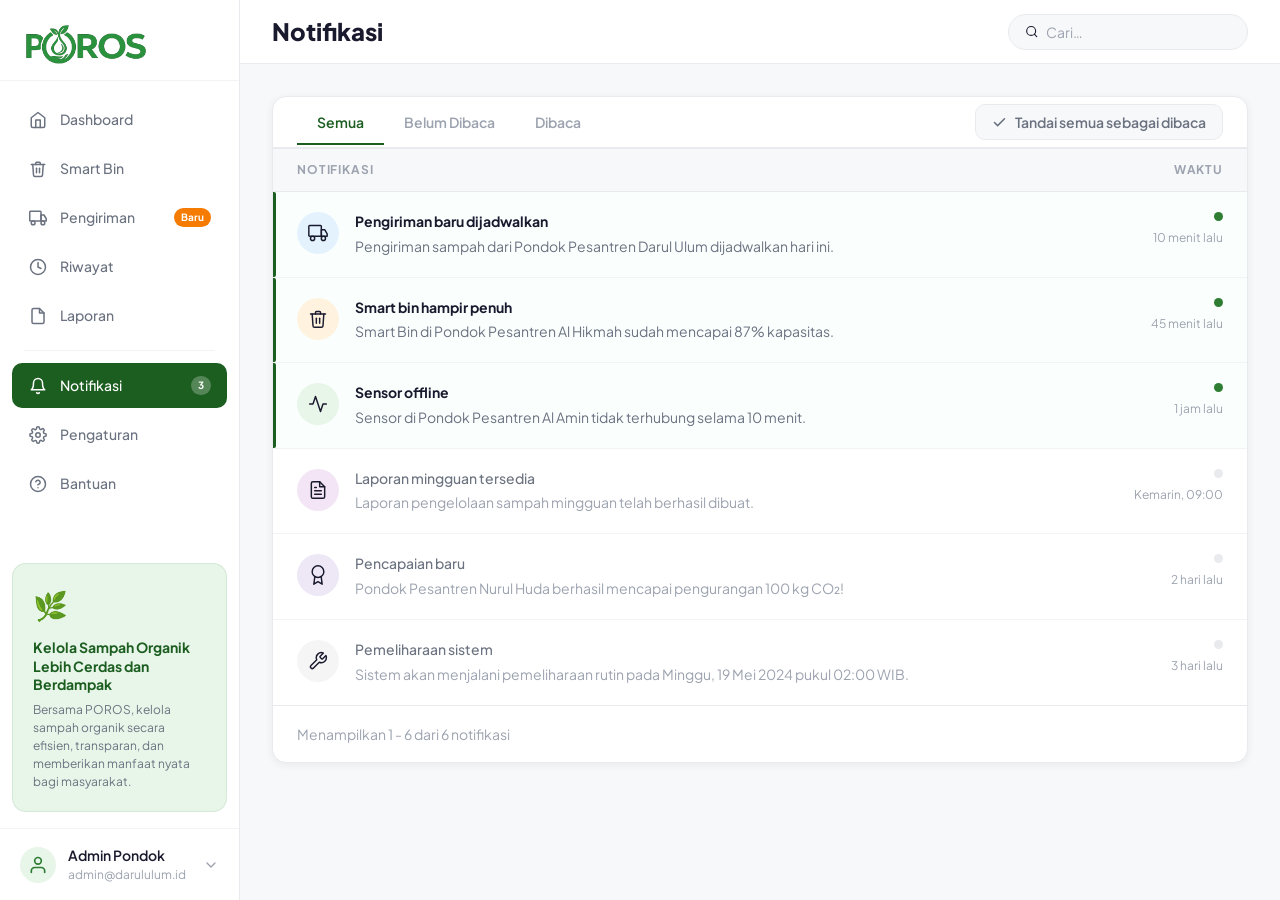
<file: admin/admin-notifikasi.html>
<!DOCTYPE html>
<html lang="id">
<head>
  <meta charset="UTF-8"/>
  <meta name="viewport" content="width=device-width, initial-scale=1.0"/>
  <title>Notifikasi — POROS Admin</title>

  <link rel="stylesheet" href="css/admin-shared.css"/>
  <link rel="stylesheet" href="css/admin-layout.css"/>
  <link rel="stylesheet" href="css/admin-components.css"/>
  <link rel="stylesheet" href="css/admin-notifikasi.css"/>
  <link rel="stylesheet" href="css/admin-navbar.css"/>
</head>
<body data-navbar-title="Notifikasi">

<div class="sidebar-overlay" id="sidebarOverlay"></div>

<div class="admin-shell">

  <!-- SIDEBAR -->
  <aside class="admin-sidebar" id="adminSidebar">
    <div class="sidebar-logo">
      <img src="assets/LOGO_POROS.png" alt="POROS" class="sidebar-logo-img"/>
    </div>

    <nav class="sidebar-nav">
      <a class="sidebar-nav-item" data-page="admin-dashboard.html" href="admin-dashboard.html">
        <span class="nav-icon"><svg width="18" height="18" viewBox="0 0 24 24" fill="none" stroke="currentColor" stroke-width="2" stroke-linecap="round" stroke-linejoin="round"><path d="m3 9 9-7 9 7v11a2 2 0 0 1-2 2H5a2 2 0 0 1-2-2z"/><polyline points="9 22 9 12 15 12 15 22"/></svg></span>
        Dashboard
      </a>
      <a class="sidebar-nav-item" data-page="admin-smart-bin.html" href="admin-smart-bin.html">
        <span class="nav-icon"><svg width="18" height="18" viewBox="0 0 24 24" fill="none" stroke="currentColor" stroke-width="2" stroke-linecap="round" stroke-linejoin="round"><polyline points="3 6 5 6 21 6"/><path d="M19 6l-1 14a2 2 0 0 1-2 2H8a2 2 0 0 1-2-2L5 6"/><path d="M10 11v6"/><path d="M14 11v6"/><path d="M9 6V4a1 1 0 0 1 1-1h4a1 1 0 0 1 1 1v2"/></svg></span>
        Smart Bin
      </a>
      <a class="sidebar-nav-item" data-page="admin-pengiriman.html" href="admin-pengiriman.html">
        <span class="nav-icon"><svg width="18" height="18" viewBox="0 0 24 24" fill="none" stroke="currentColor" stroke-width="2" stroke-linecap="round" stroke-linejoin="round"><rect x="1" y="3" width="15" height="13" rx="1"/><path d="M16 8h4l3 5v3h-7V8z"/><circle cx="5.5" cy="18.5" r="2.5"/><circle cx="18.5" cy="18.5" r="2.5"/></svg></span>
        Pengiriman
        <span class="nav-badge">Baru</span>
      </a>
      <a class="sidebar-nav-item" data-page="admin-riwayat.html" href="admin-riwayat.html">
        <span class="nav-icon"><svg width="18" height="18" viewBox="0 0 24 24" fill="none" stroke="currentColor" stroke-width="2" stroke-linecap="round" stroke-linejoin="round"><circle cx="12" cy="12" r="10"/><polyline points="12 6 12 12 16 14"/></svg></span>
        Riwayat
      </a>
      <a class="sidebar-nav-item" data-page="admin-laporan.html" href="admin-laporan.html">
        <span class="nav-icon"><svg width="18" height="18" viewBox="0 0 24 24" fill="none" stroke="currentColor" stroke-width="2" stroke-linecap="round" stroke-linejoin="round"><path d="M14 2H6a2 2 0 0 0-2 2v16a2 2 0 0 0 2 2h12a2 2 0 0 0 2-2V8z"/><polyline points="14 2 14 8 20 8"/></svg></span>
        Laporan
      </a>
      <div class="sidebar-divider"></div>
      <a class="sidebar-nav-item active" data-page="admin-notifikasi.html" href="admin-notifikasi.html">
        <span class="nav-icon"><svg width="18" height="18" viewBox="0 0 24 24" fill="none" stroke="currentColor" stroke-width="2" stroke-linecap="round" stroke-linejoin="round"><path d="M18 8A6 6 0 0 0 6 8c0 7-3 9-3 9h18s-3-2-3-9"/><path d="M13.73 21a2 2 0 0 1-3.46 0"/></svg></span>
        Notifikasi
        <span class="nav-badge" id="sidebar-notif-badge">3</span>
      </a>
      <a class="sidebar-nav-item" data-page="admin-pengaturan.html" href="admin-pengaturan.html">
        <span class="nav-icon"><svg width="18" height="18" viewBox="0 0 24 24" fill="none" stroke="currentColor" stroke-width="2" stroke-linecap="round" stroke-linejoin="round"><circle cx="12" cy="12" r="3"/><path d="M19.4 15a1.65 1.65 0 0 0 .33 1.82l.06.06a2 2 0 0 1-2.83 2.83l-.06-.06a1.65 1.65 0 0 0-1.82-.33 1.65 1.65 0 0 0-1 1.51V21a2 2 0 0 1-4 0v-.09A1.65 1.65 0 0 0 9 19.4a1.65 1.65 0 0 0-1.82.33l-.06.06a2 2 0 0 1-2.83-2.83l.06-.06A1.65 1.65 0 0 0 4.68 15a1.65 1.65 0 0 0-1.51-1H3a2 2 0 0 1 0-4h.09A1.65 1.65 0 0 0 4.6 9a1.65 1.65 0 0 0-.33-1.82l-.06-.06a2 2 0 0 1 2.83-2.83l.06.06A1.65 1.65 0 0 0 9 4.68a1.65 1.65 0 0 0 1-1.51V3a2 2 0 0 1 4 0v.09a1.65 1.65 0 0 0 1 1.51 1.65 1.65 0 0 0 1.82-.33l.06-.06a2 2 0 0 1 2.83 2.83l-.06.06A1.65 1.65 0 0 0 19.4 9a1.65 1.65 0 0 0 1.51 1H21a2 2 0 0 1 0 4h-.09a1.65 1.65 0 0 0-1.51 1z"/></svg></span>
        Pengaturan
      </a>
      <a class="sidebar-nav-item" data-page="admin-bantuan.html" href="admin-bantuan.html">
        <span class="nav-icon"><svg width="18" height="18" viewBox="0 0 24 24" fill="none" stroke="currentColor" stroke-width="2" stroke-linecap="round" stroke-linejoin="round"><circle cx="12" cy="12" r="10"/><path d="M9.09 9a3 3 0 0 1 5.83 1c0 2-3 3-3 3"/><line x1="12" y1="17" x2="12.01" y2="17"/></svg></span>
        Bantuan
      </a>
    </nav>

    <div class="sidebar-promo">
      <div style="font-size:28px; margin-bottom:var(--space-3);">🌿</div>
      <h4>Kelola Sampah Organik Lebih Cerdas dan Berdampak</h4>
      <p>Bersama POROS, kelola sampah organik secara efisien, transparan, dan memberikan manfaat nyata bagi masyarakat.</p>
    </div>

    <div class="sidebar-user">
      <div class="user-avatar">
        <svg width="20" height="20" viewBox="0 0 24 24" fill="none" stroke="#2E7D32" stroke-width="2" stroke-linecap="round" stroke-linejoin="round"><path d="M20 21v-2a4 4 0 0 0-4-4H8a4 4 0 0 0-4 4v2"/><circle cx="12" cy="7" r="4"/></svg>
      </div>
      <div class="user-info">
        <div class="user-name">Admin Pondok</div>
        <div class="user-email">admin@darululum.id</div>
      </div>
      <svg class="user-chevron" width="16" height="16" viewBox="0 0 24 24" fill="none" stroke="currentColor" stroke-width="2" stroke-linecap="round" stroke-linejoin="round"><polyline points="6 9 12 15 18 9"/></svg>
    </div>
  </aside>

  <!-- MAIN -->
  <main class="admin-main">

    <!-- TOPBAR -->
    <header class="admin-topbar"></header>

    <!-- CONTENT -->
    <div class="admin-content">

      <!-- Notification Card -->
      <div class="notif-card">

        <!-- Tabs + Mark All -->
        <div class="notif-tabs-bar">
          <div class="admin-tabs" style="margin-bottom:0; border-bottom:none;">
            <button class="admin-tab active" data-tab="semua">Semua</button>
            <button class="admin-tab" data-tab="belum">Belum Dibaca</button>
            <button class="admin-tab" data-tab="dibaca">Dibaca</button>
          </div>
          <button class="notif-mark-all" id="btn-mark-all">
            <svg width="15" height="15" viewBox="0 0 24 24" fill="none" stroke="currentColor" stroke-width="2.5" stroke-linecap="round" stroke-linejoin="round"><polyline points="20 6 9 17 4 12"/></svg>
            Tandai semua sebagai dibaca
          </button>
        </div>

        <!-- Table header -->
        <div class="notif-list-header">
          <span>Notifikasi</span>
          <span>Waktu</span>
        </div>

        <!-- List -->
        <div class="notif-list" id="notif-list"></div>

        <!-- Footer -->
        <div class="notif-footer">
          <span class="notif-count-text" id="notif-count-text">Menampilkan 1 - 6 dari 6 notifikasi</span>
        </div>

      </div>

    </div><!-- /admin-content -->
  </main>
</div><!-- /admin-shell -->
<script src="js/admin-notifikasi.js"></script>
<script src="js/admin-sidebar.js"></script>
<script src="components/admin-navbar.js"></script>
</body>
</html>
</file>
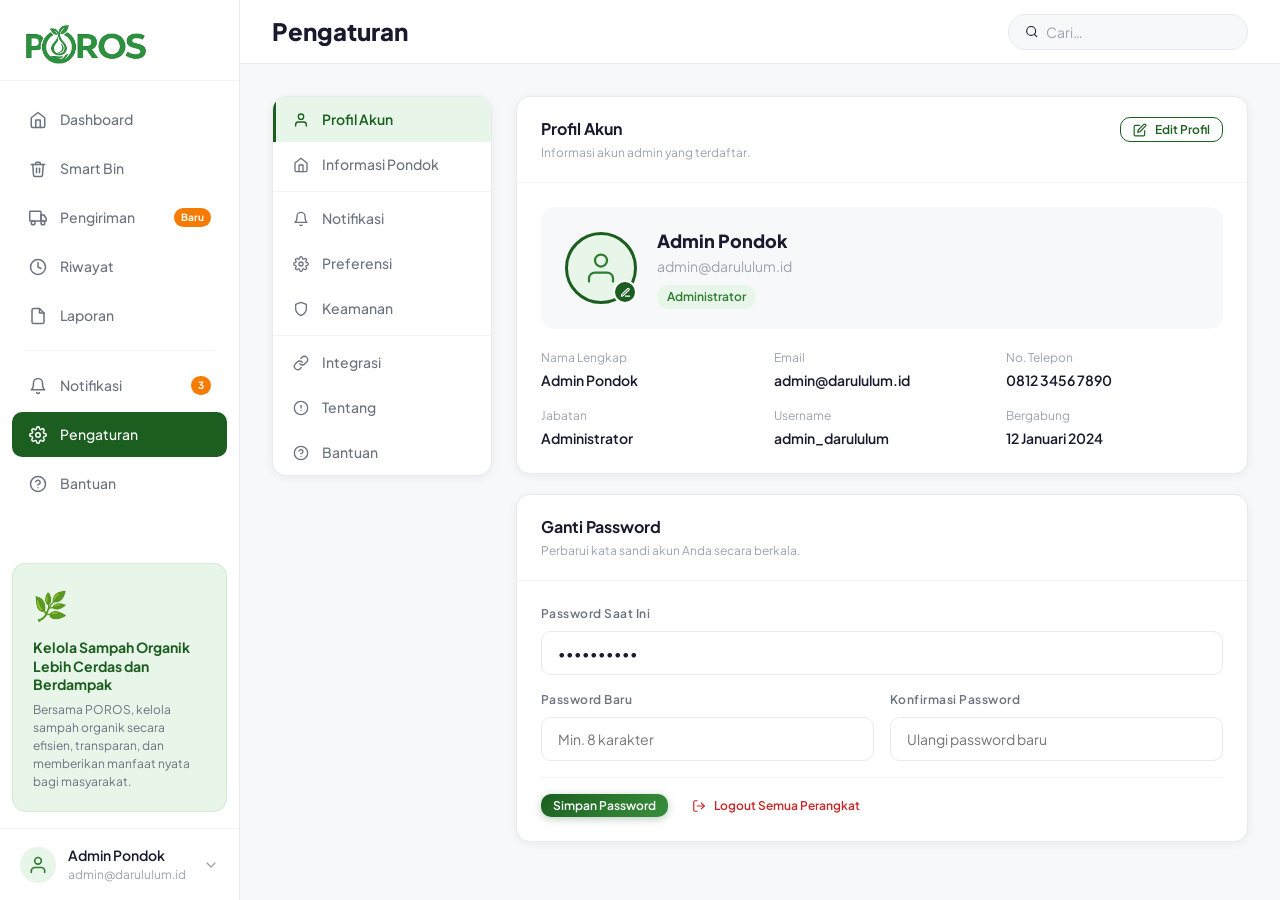
<file: admin/admin-pengaturan.html>
<!DOCTYPE html>
<html lang="id">
<head>
  <meta charset="UTF-8"/>
  <meta name="viewport" content="width=device-width, initial-scale=1.0"/>
  <title>Pengaturan — POROS Admin</title>

  <link rel="stylesheet" href="css/admin-shared.css"/>
  <link rel="stylesheet" href="css/admin-layout.css"/>
  <link rel="stylesheet" href="css/admin-components.css"/>
  <link rel="stylesheet" href="css/admin-pengaturan.css"/>
  <link rel="stylesheet" href="css/admin-navbar.css"/>
</head>
<body data-navbar-title="Pengaturan">

<div class="sidebar-overlay" id="sidebarOverlay"></div>

<div class="admin-shell">

  <!-- SIDEBAR -->
  <aside class="admin-sidebar" id="adminSidebar">
    <div class="sidebar-logo">
      <img src="assets/LOGO_POROS.png" alt="POROS" class="sidebar-logo-img"/>
    </div>

    <nav class="sidebar-nav">
      <a class="sidebar-nav-item" data-page="admin-dashboard.html" href="admin-dashboard.html">
        <span class="nav-icon"><svg width="18" height="18" viewBox="0 0 24 24" fill="none" stroke="currentColor" stroke-width="2" stroke-linecap="round" stroke-linejoin="round"><path d="m3 9 9-7 9 7v11a2 2 0 0 1-2 2H5a2 2 0 0 1-2-2z"/><polyline points="9 22 9 12 15 12 15 22"/></svg></span>
        Dashboard
      </a>
      <a class="sidebar-nav-item" data-page="admin-smart-bin.html" href="admin-smart-bin.html">
        <span class="nav-icon"><svg width="18" height="18" viewBox="0 0 24 24" fill="none" stroke="currentColor" stroke-width="2" stroke-linecap="round" stroke-linejoin="round"><polyline points="3 6 5 6 21 6"/><path d="M19 6l-1 14a2 2 0 0 1-2 2H8a2 2 0 0 1-2-2L5 6"/><path d="M10 11v6"/><path d="M14 11v6"/><path d="M9 6V4a1 1 0 0 1 1-1h4a1 1 0 0 1 1 1v2"/></svg></span>
        Smart Bin
      </a>
      <a class="sidebar-nav-item" data-page="admin-pengiriman.html" href="admin-pengiriman.html">
        <span class="nav-icon"><svg width="18" height="18" viewBox="0 0 24 24" fill="none" stroke="currentColor" stroke-width="2" stroke-linecap="round" stroke-linejoin="round"><rect x="1" y="3" width="15" height="13" rx="1"/><path d="M16 8h4l3 5v3h-7V8z"/><circle cx="5.5" cy="18.5" r="2.5"/><circle cx="18.5" cy="18.5" r="2.5"/></svg></span>
        Pengiriman
        <span class="nav-badge">Baru</span>
      </a>
      <a class="sidebar-nav-item" data-page="admin-riwayat.html" href="admin-riwayat.html">
        <span class="nav-icon"><svg width="18" height="18" viewBox="0 0 24 24" fill="none" stroke="currentColor" stroke-width="2" stroke-linecap="round" stroke-linejoin="round"><circle cx="12" cy="12" r="10"/><polyline points="12 6 12 12 16 14"/></svg></span>
        Riwayat
      </a>
      <a class="sidebar-nav-item" data-page="admin-laporan.html" href="admin-laporan.html">
        <span class="nav-icon"><svg width="18" height="18" viewBox="0 0 24 24" fill="none" stroke="currentColor" stroke-width="2" stroke-linecap="round" stroke-linejoin="round"><path d="M14 2H6a2 2 0 0 0-2 2v16a2 2 0 0 0 2 2h12a2 2 0 0 0 2-2V8z"/><polyline points="14 2 14 8 20 8"/></svg></span>
        Laporan
      </a>
      <div class="sidebar-divider"></div>
      <a class="sidebar-nav-item" data-page="admin-notifikasi.html" href="admin-notifikasi.html">
        <span class="nav-icon"><svg width="18" height="18" viewBox="0 0 24 24" fill="none" stroke="currentColor" stroke-width="2" stroke-linecap="round" stroke-linejoin="round"><path d="M18 8A6 6 0 0 0 6 8c0 7-3 9-3 9h18s-3-2-3-9"/><path d="M13.73 21a2 2 0 0 1-3.46 0"/></svg></span>
        Notifikasi
        <span class="nav-badge">3</span>
      </a>
      <a class="sidebar-nav-item active" data-page="admin-pengaturan.html" href="admin-pengaturan.html">
        <span class="nav-icon"><svg width="18" height="18" viewBox="0 0 24 24" fill="none" stroke="currentColor" stroke-width="2" stroke-linecap="round" stroke-linejoin="round"><circle cx="12" cy="12" r="3"/><path d="M19.4 15a1.65 1.65 0 0 0 .33 1.82l.06.06a2 2 0 0 1-2.83 2.83l-.06-.06a1.65 1.65 0 0 0-1.82-.33 1.65 1.65 0 0 0-1 1.51V21a2 2 0 0 1-4 0v-.09A1.65 1.65 0 0 0 9 19.4a1.65 1.65 0 0 0-1.82.33l-.06.06a2 2 0 0 1-2.83-2.83l.06-.06A1.65 1.65 0 0 0 4.68 15a1.65 1.65 0 0 0-1.51-1H3a2 2 0 0 1 0-4h.09A1.65 1.65 0 0 0 4.6 9a1.65 1.65 0 0 0-.33-1.82l-.06-.06a2 2 0 0 1 2.83-2.83l.06.06A1.65 1.65 0 0 0 9 4.68a1.65 1.65 0 0 0 1-1.51V3a2 2 0 0 1 4 0v.09a1.65 1.65 0 0 0 1 1.51 1.65 1.65 0 0 0 1.82-.33l.06-.06a2 2 0 0 1 2.83 2.83l-.06.06A1.65 1.65 0 0 0 19.4 9a1.65 1.65 0 0 0 1.51 1H21a2 2 0 0 1 0 4h-.09a1.65 1.65 0 0 0-1.51 1z"/></svg></span>
        Pengaturan
      </a>
      <a class="sidebar-nav-item" data-page="admin-bantuan.html" href="admin-bantuan.html">
        <span class="nav-icon"><svg width="18" height="18" viewBox="0 0 24 24" fill="none" stroke="currentColor" stroke-width="2" stroke-linecap="round" stroke-linejoin="round"><circle cx="12" cy="12" r="10"/><path d="M9.09 9a3 3 0 0 1 5.83 1c0 2-3 3-3 3"/><line x1="12" y1="17" x2="12.01" y2="17"/></svg></span>
        Bantuan
      </a>
    </nav>

    <div class="sidebar-promo">
      <div style="font-size:28px; margin-bottom:var(--space-3);">🌿</div>
      <h4>Kelola Sampah Organik Lebih Cerdas dan Berdampak</h4>
      <p>Bersama POROS, kelola sampah organik secara efisien, transparan, dan memberikan manfaat nyata bagi masyarakat.</p>
    </div>

    <div class="sidebar-user">
      <div class="user-avatar">
        <svg width="20" height="20" viewBox="0 0 24 24" fill="none" stroke="#2E7D32" stroke-width="2" stroke-linecap="round" stroke-linejoin="round"><path d="M20 21v-2a4 4 0 0 0-4-4H8a4 4 0 0 0-4 4v2"/><circle cx="12" cy="7" r="4"/></svg>
      </div>
      <div class="user-info">
        <div class="user-name">Admin Pondok</div>
        <div class="user-email">admin@darululum.id</div>
      </div>
      <svg class="user-chevron" width="16" height="16" viewBox="0 0 24 24" fill="none" stroke="currentColor" stroke-width="2" stroke-linecap="round" stroke-linejoin="round"><polyline points="6 9 12 15 18 9"/></svg>
    </div>
  </aside>

  <!-- MAIN -->
  <main class="admin-main">

    <!-- TOPBAR -->
    <header class="admin-topbar"></header>

    <!-- CONTENT -->
    <div class="admin-content">
      <div class="settings-layout">

        <!-- SETTINGS NAV -->
        <nav class="settings-nav" id="settingsNav">
          <div class="settings-nav-item active" data-tab="profil">
            <span class="snav-icon"><svg width="16" height="16" viewBox="0 0 24 24" fill="none" stroke="currentColor" stroke-width="2" stroke-linecap="round" stroke-linejoin="round"><path d="M20 21v-2a4 4 0 0 0-4-4H8a4 4 0 0 0-4 4v2"/><circle cx="12" cy="7" r="4"/></svg></span>
            Profil Akun
          </div>
          <div class="settings-nav-item" data-tab="pondok">
            <span class="snav-icon"><svg width="16" height="16" viewBox="0 0 24 24" fill="none" stroke="currentColor" stroke-width="2" stroke-linecap="round" stroke-linejoin="round"><path d="M3 9l9-7 9 7v11a2 2 0 0 1-2 2H5a2 2 0 0 1-2-2z"/><polyline points="9 22 9 12 15 12 15 22"/></svg></span>
            Informasi Pondok
          </div>
          <div class="settings-nav-divider"></div>
          <div class="settings-nav-item" data-tab="notifikasi">
            <span class="snav-icon"><svg width="16" height="16" viewBox="0 0 24 24" fill="none" stroke="currentColor" stroke-width="2" stroke-linecap="round" stroke-linejoin="round"><path d="M18 8A6 6 0 0 0 6 8c0 7-3 9-3 9h18s-3-2-3-9"/><path d="M13.73 21a2 2 0 0 1-3.46 0"/></svg></span>
            Notifikasi
          </div>
          <div class="settings-nav-item" data-tab="preferensi">
            <span class="snav-icon"><svg width="16" height="16" viewBox="0 0 24 24" fill="none" stroke="currentColor" stroke-width="2" stroke-linecap="round" stroke-linejoin="round"><circle cx="12" cy="12" r="3"/><path d="M19.4 15a1.65 1.65 0 0 0 .33 1.82l.06.06a2 2 0 0 1-2.83 2.83l-.06-.06a1.65 1.65 0 0 0-1.82-.33 1.65 1.65 0 0 0-1 1.51V21a2 2 0 0 1-4 0v-.09A1.65 1.65 0 0 0 9 19.4a1.65 1.65 0 0 0-1.82.33l-.06.06a2 2 0 0 1-2.83-2.83l.06-.06A1.65 1.65 0 0 0 4.68 15a1.65 1.65 0 0 0-1.51-1H3a2 2 0 0 1 0-4h.09A1.65 1.65 0 0 0 4.6 9a1.65 1.65 0 0 0-.33-1.82l-.06-.06a2 2 0 0 1 2.83-2.83l.06.06A1.65 1.65 0 0 0 9 4.68a1.65 1.65 0 0 0 1-1.51V3a2 2 0 0 1 4 0v.09a1.65 1.65 0 0 0 1 1.51 1.65 1.65 0 0 0 1.82-.33l.06-.06a2 2 0 0 1 2.83 2.83l-.06.06A1.65 1.65 0 0 0 19.4 9a1.65 1.65 0 0 0 1.51 1H21a2 2 0 0 1 0 4h-.09a1.65 1.65 0 0 0-1.51 1z"/></svg></span>
            Preferensi
          </div>
          <div class="settings-nav-item" data-tab="keamanan">
            <span class="snav-icon"><svg width="16" height="16" viewBox="0 0 24 24" fill="none" stroke="currentColor" stroke-width="2" stroke-linecap="round" stroke-linejoin="round"><path d="M12 22s8-4 8-10V5l-8-3-8 3v7c0 6 8 10 8 10z"/></svg></span>
            Keamanan
          </div>
          <div class="settings-nav-divider"></div>
          <div class="settings-nav-item" data-tab="integrasi">
            <span class="snav-icon"><svg width="16" height="16" viewBox="0 0 24 24" fill="none" stroke="currentColor" stroke-width="2" stroke-linecap="round" stroke-linejoin="round"><path d="M10 13a5 5 0 0 0 7.54.54l3-3a5 5 0 0 0-7.07-7.07l-1.72 1.71"/><path d="M14 11a5 5 0 0 0-7.54-.54l-3 3a5 5 0 0 0 7.07 7.07l1.71-1.71"/></svg></span>
            Integrasi
          </div>
          <div class="settings-nav-item" data-tab="tentang">
            <span class="snav-icon"><svg width="16" height="16" viewBox="0 0 24 24" fill="none" stroke="currentColor" stroke-width="2" stroke-linecap="round" stroke-linejoin="round"><circle cx="12" cy="12" r="10"/><line x1="12" y1="8" x2="12" y2="12"/><line x1="12" y1="16" x2="12.01" y2="16"/></svg></span>
            Tentang
          </div>
          <div class="settings-nav-item" data-tab="bantuan">
            <span class="snav-icon"><svg width="16" height="16" viewBox="0 0 24 24" fill="none" stroke="currentColor" stroke-width="2" stroke-linecap="round" stroke-linejoin="round"><circle cx="12" cy="12" r="10"/><path d="M9.09 9a3 3 0 0 1 5.83 1c0 2-3 3-3 3"/><line x1="12" y1="17" x2="12.01" y2="17"/></svg></span>
            Bantuan
          </div>
        </nav>

        <!-- SETTINGS CONTENT -->
        <div id="settingsContent">

          <!-- ════════════ PROFIL AKUN ════════════ -->
          <div class="settings-panel active" id="panel-profil">
            <!-- Profile hero -->
            <div class="settings-section">
              <div class="settings-section-header">
                <div>
                  <div class="settings-section-title">Profil Akun</div>
                  <div class="settings-section-desc">Informasi akun admin yang terdaftar.</div>
                </div>
                <button class="btn btn-outline btn-sm">
                  <svg width="14" height="14" viewBox="0 0 24 24" fill="none" stroke="currentColor" stroke-width="2" stroke-linecap="round" stroke-linejoin="round"><path d="M11 4H4a2 2 0 0 0-2 2v14a2 2 0 0 0 2 2h14a2 2 0 0 0 2-2v-7"/><path d="M18.5 2.5a2.121 2.121 0 0 1 3 3L12 15l-4 1 1-4 9.5-9.5z"/></svg>
                  Edit Profil
                </button>
              </div>
              <div class="settings-section-body">
                <div class="profile-hero">
                  <div class="profile-avatar-wrap">
                    <div class="profile-avatar">
                      <svg width="36" height="36" viewBox="0 0 24 24" fill="none" stroke="#2E7D32" stroke-width="1.5" stroke-linecap="round" stroke-linejoin="round"><path d="M20 21v-2a4 4 0 0 0-4-4H8a4 4 0 0 0-4 4v2"/><circle cx="12" cy="7" r="4"/></svg>
                    </div>
                    <div class="profile-avatar-edit">
                      <svg width="11" height="11" viewBox="0 0 24 24" fill="none" stroke="currentColor" stroke-width="2.5" stroke-linecap="round" stroke-linejoin="round"><path d="M12 20h9"/><path d="M16.5 3.5a2.121 2.121 0 0 1 3 3L7 19l-4 1 1-4L16.5 3.5z"/></svg>
                    </div>
                  </div>
                  <div>
                    <div style="font-size:var(--font-size-lg); font-weight:800; color:var(--text-primary);">Admin Pondok</div>
                    <div style="font-size:var(--font-size-sm); color:var(--text-muted); margin-top:2px;">admin@darululum.id</div>
                    <span class="badge badge-success" style="margin-top:8px;">Administrator</span>
                  </div>
                </div>

                <div class="profile-meta-grid">
                  <div class="profile-meta-item">
                    <div class="profile-meta-label">Nama Lengkap</div>
                    <div class="profile-meta-value">Admin Pondok</div>
                  </div>
                  <div class="profile-meta-item">
                    <div class="profile-meta-label">Email</div>
                    <div class="profile-meta-value">admin@darululum.id</div>
                  </div>
                  <div class="profile-meta-item">
                    <div class="profile-meta-label">No. Telepon</div>
                    <div class="profile-meta-value">0812 3456 7890</div>
                  </div>
                  <div class="profile-meta-item">
                    <div class="profile-meta-label">Jabatan</div>
                    <div class="profile-meta-value">Administrator</div>
                  </div>
                  <div class="profile-meta-item">
                    <div class="profile-meta-label">Username</div>
                    <div class="profile-meta-value">admin_darululum</div>
                  </div>
                  <div class="profile-meta-item">
                    <div class="profile-meta-label">Bergabung</div>
                    <div class="profile-meta-value">12 Januari 2024</div>
                  </div>
                </div>
              </div>
            </div>

            <!-- Ganti Password -->
            <div class="settings-section">
              <div class="settings-section-header">
                <div>
                  <div class="settings-section-title">Ganti Password</div>
                  <div class="settings-section-desc">Perbarui kata sandi akun Anda secara berkala.</div>
                </div>
              </div>
              <div class="settings-section-body">
                <div class="form-grid">
                  <div class="form-group full">
                    <label class="form-label">Password Saat Ini</label>
                    <input type="password" class="form-input" placeholder="Masukkan password lama" value="••••••••••"/>
                  </div>
                  <div class="form-group">
                    <label class="form-label">Password Baru</label>
                    <input type="password" class="form-input" placeholder="Min. 8 karakter"/>
                  </div>
                  <div class="form-group">
                    <label class="form-label">Konfirmasi Password</label>
                    <input type="password" class="form-input" placeholder="Ulangi password baru"/>
                  </div>
                </div>
                <div class="form-actions">
                  <button class="btn btn-primary btn-sm">Simpan Password</button>
                  <button class="btn btn-ghost btn-sm" style="color:var(--danger);">
                    <svg width="14" height="14" viewBox="0 0 24 24" fill="none" stroke="currentColor" stroke-width="2" stroke-linecap="round" stroke-linejoin="round"><path d="M9 21H5a2 2 0 0 1-2-2V5a2 2 0 0 1 2-2h4"/><polyline points="16 17 21 12 16 7"/><line x1="21" y1="12" x2="9" y2="12"/></svg>
                    Logout Semua Perangkat
                  </button>
                </div>
              </div>
            </div>
          </div>

          <!-- ════════════ INFORMASI PONDOK ════════════ -->
          <div class="settings-panel" id="panel-pondok">
            <div class="settings-section">
              <div class="settings-section-header">
                <div>
                  <div class="settings-section-title">Informasi Pondok</div>
                  <div class="settings-section-desc">Informasi umum pondok pesantren.</div>
                </div>
                <button class="btn btn-outline btn-sm">
                  <svg width="14" height="14" viewBox="0 0 24 24" fill="none" stroke="currentColor" stroke-width="2" stroke-linecap="round" stroke-linejoin="round"><path d="M11 4H4a2 2 0 0 0-2 2v14a2 2 0 0 0 2 2h14a2 2 0 0 0 2-2v-7"/><path d="M18.5 2.5a2.121 2.121 0 0 1 3 3L12 15l-4 1 1-4 9.5-9.5z"/></svg>
                  Edit Informasi
                </button>
              </div>
              <div class="settings-section-body">
                <!-- Logo Upload -->
                <div style="display:flex; align-items:center; gap:var(--space-4); padding:var(--space-4); background:var(--bg-soft); border-radius:var(--radius-md); margin-bottom:var(--space-5);">
                  <div style="width:64px; height:64px; border-radius:var(--radius-md); background:var(--primary-green-soft); border:2px dashed var(--primary-green); display:flex; align-items:center; justify-content:center; font-size:28px; flex-shrink:0;">🕌</div>
                  <div>
                    <div style="font-size:var(--font-size-sm); font-weight:600; color:var(--text-primary); margin-bottom:4px;">Logo Pondok</div>
                    <div style="font-size:var(--font-size-xs); color:var(--text-muted); margin-bottom:var(--space-2);">PNG, JPG atau SVG. Maks 2MB.</div>
                    <button class="btn btn-outline btn-sm">Upload Logo</button>
                  </div>
                </div>

                <div class="info-row">
                  <div class="info-row-icon"><svg width="16" height="16" viewBox="0 0 24 24" fill="none" stroke="currentColor" stroke-width="2" stroke-linecap="round" stroke-linejoin="round"><rect x="2" y="7" width="20" height="14" rx="2" ry="2"/><path d="M16 21V5a2 2 0 0 0-2-2h-4a2 2 0 0 0-2 2v16"/></svg></div>
                  <div class="info-row-content"><div class="info-row-label">Nama Pondok</div><div class="info-row-value">Pondok Pesantren Darul Ulum</div></div>
                </div>
                <div class="info-row">
                  <div class="info-row-icon"><svg width="16" height="16" viewBox="0 0 24 24" fill="none" stroke="currentColor" stroke-width="2" stroke-linecap="round" stroke-linejoin="round"><path d="M21 10c0 7-9 13-9 13s-9-6-9-13a9 9 0 0 1 18 0z"/><circle cx="12" cy="10" r="3"/></svg></div>
                  <div class="info-row-content"><div class="info-row-label">Alamat Lengkap</div><div class="info-row-value">Jl. Kyai Haji No. 123, Jombang, Jawa Timur</div></div>
                </div>
                <div class="info-row">
                  <div class="info-row-icon"><svg width="16" height="16" viewBox="0 0 24 24" fill="none" stroke="currentColor" stroke-width="2" stroke-linecap="round" stroke-linejoin="round"><path d="M4 4h16c1.1 0 2 .9 2 2v12c0 1.1-.9 2-2 2H4c-1.1 0-2-.9-2-2V6c0-1.1.9-2 2-2z"/><polyline points="22,6 12,13 2,6"/></svg></div>
                  <div class="info-row-content"><div class="info-row-label">Email Kontak</div><div class="info-row-value">info@darululum.id</div></div>
                </div>
                <div class="info-row">
                  <div class="info-row-icon"><svg width="16" height="16" viewBox="0 0 24 24" fill="none" stroke="currentColor" stroke-width="2" stroke-linecap="round" stroke-linejoin="round"><path d="M22 16.92v3a2 2 0 0 1-2.18 2 19.79 19.79 0 0 1-8.63-3.07A19.5 19.5 0 0 1 4.69 12 19.79 19.79 0 0 1 1.61 3.41 2 2 0 0 1 3.58 1h3a2 2 0 0 1 2 1.72c.127.96.361 1.903.7 2.81a2 2 0 0 1-.45 2.11L7.91 8.96a16 16 0 0 0 6.29 6.29l1.14-1.14a2 2 0 0 1 2.11-.45c.907.339 1.85.573 2.81.7A2 2 0 0 1 22 16.92z"/></svg></div>
                  <div class="info-row-content"><div class="info-row-label">No. Telepon</div><div class="info-row-value">(0321) 123456</div></div>
                </div>
                <div class="info-row">
                  <div class="info-row-icon"><svg width="16" height="16" viewBox="0 0 24 24" fill="none" stroke="currentColor" stroke-width="2" stroke-linecap="round" stroke-linejoin="round"><path d="M17 21v-2a4 4 0 0 0-4-4H5a4 4 0 0 0-4 4v2"/><circle cx="9" cy="7" r="4"/><path d="M23 21v-2a4 4 0 0 0-3-3.87"/><path d="M16 3.13a4 4 0 0 1 0 7.75"/></svg></div>
                  <div class="info-row-content"><div class="info-row-label">Jumlah Santri</div><div class="info-row-value">1.250 orang</div></div>
                </div>
                <div class="info-row">
                  <div class="info-row-icon"><svg width="16" height="16" viewBox="0 0 24 24" fill="none" stroke="currentColor" stroke-width="2" stroke-linecap="round" stroke-linejoin="round"><path d="M20 21v-2a4 4 0 0 0-4-4H8a4 4 0 0 0-4 4v2"/><circle cx="12" cy="7" r="4"/></svg></div>
                  <div class="info-row-content"><div class="info-row-label">Penanggung Jawab</div><div class="info-row-value">KH. Abdul Rahman, M.Ag.</div></div>
                </div>
                <div class="info-row" style="align-items:flex-start;">
                  <div class="info-row-icon" style="margin-top:2px;"><svg width="16" height="16" viewBox="0 0 24 24" fill="none" stroke="currentColor" stroke-width="2" stroke-linecap="round" stroke-linejoin="round"><path d="M14 2H6a2 2 0 0 0-2 2v16a2 2 0 0 0 2 2h12a2 2 0 0 0 2-2V8z"/><polyline points="14 2 14 8 20 8"/></svg></div>
                  <div class="info-row-content"><div class="info-row-label">Deskripsi Singkat</div><div class="info-row-value" style="line-height:1.6;">Pondok Pesantren Darul Ulum adalah lembaga pendidikan Islam yang berkomitmen pada pengembangan santri dan pengelolaan lingkungan yang berkelanjutan.</div></div>
                </div>
              </div>
            </div>
          </div>

          <!-- ════════════ NOTIFIKASI ════════════ -->
          <div class="settings-panel" id="panel-notifikasi">
            <div class="settings-section">
              <div class="settings-section-header">
                <div>
                  <div class="settings-section-title">Pengaturan Notifikasi</div>
                  <div class="settings-section-desc">Atur jenis pemberitahuan yang ingin Anda terima.</div>
                </div>
              </div>
              <div class="settings-section-body">
                <div class="toggle-group">
                  <div class="toggle-row">
                    <div class="toggle-row-left">
                      <div class="toggle-row-icon"><svg width="16" height="16" viewBox="0 0 24 24" fill="none" stroke="currentColor" stroke-width="2" stroke-linecap="round" stroke-linejoin="round"><rect x="1" y="3" width="15" height="13" rx="1"/><path d="M16 8h4l3 5v3h-7V8z"/><circle cx="5.5" cy="18.5" r="2.5"/><circle cx="18.5" cy="18.5" r="2.5"/></svg></div>
                      <div>
                        <div class="toggle-row-label">Notifikasi Pengiriman</div>
                        <div class="toggle-row-desc">Pembaruan status pengiriman sampah organik</div>
                        <div class="channel-chips">
                          <div class="channel-chip active">📧 Email</div>
                          <div class="channel-chip active">💬 WhatsApp</div>
                          <div class="channel-chip">🔔 Push</div>
                        </div>
                      </div>
                    </div>
                    <label class="toggle-switch"><input type="checkbox" checked/><span class="toggle-track"></span></label>
                  </div>
                  <div class="toggle-row">
                    <div class="toggle-row-left">
                      <div class="toggle-row-icon"><svg width="16" height="16" viewBox="0 0 24 24" fill="none" stroke="currentColor" stroke-width="2" stroke-linecap="round" stroke-linejoin="round"><polyline points="3 6 5 6 21 6"/><path d="M19 6l-1 14a2 2 0 0 1-2 2H8a2 2 0 0 1-2-2L5 6"/></svg></div>
                      <div>
                        <div class="toggle-row-label">Smart Bin Penuh</div>
                        <div class="toggle-row-desc">Peringatan saat tempat sampah mendekati kapasitas penuh</div>
                        <div class="channel-chips">
                          <div class="channel-chip active">📧 Email</div>
                          <div class="channel-chip active">💬 WhatsApp</div>
                          <div class="channel-chip active">🔔 Push</div>
                        </div>
                      </div>
                    </div>
                    <label class="toggle-switch"><input type="checkbox" checked/><span class="toggle-track"></span></label>
                  </div>
                  <div class="toggle-row">
                    <div class="toggle-row-left">
                      <div class="toggle-row-icon"><svg width="16" height="16" viewBox="0 0 24 24" fill="none" stroke="currentColor" stroke-width="2" stroke-linecap="round" stroke-linejoin="round"><rect x="3" y="4" width="18" height="18" rx="2" ry="2"/><line x1="16" y1="2" x2="16" y2="6"/><line x1="8" y1="2" x2="8" y2="6"/><line x1="3" y1="10" x2="21" y2="10"/></svg></div>
                      <div>
                        <div class="toggle-row-label">Jadwal Penjemputan</div>
                        <div class="toggle-row-desc">Pengingat sebelum jadwal penjemputan berlangsung</div>
                        <div class="channel-chips">
                          <div class="channel-chip active">📧 Email</div>
                          <div class="channel-chip">💬 WhatsApp</div>
                          <div class="channel-chip active">🔔 Push</div>
                        </div>
                      </div>
                    </div>
                    <label class="toggle-switch"><input type="checkbox" checked/><span class="toggle-track"></span></label>
                  </div>
                  <div class="toggle-row">
                    <div class="toggle-row-left">
                      <div class="toggle-row-icon"><svg width="16" height="16" viewBox="0 0 24 24" fill="none" stroke="currentColor" stroke-width="2" stroke-linecap="round" stroke-linejoin="round"><path d="M14 2H6a2 2 0 0 0-2 2v16a2 2 0 0 0 2 2h12a2 2 0 0 0 2-2V8z"/><polyline points="14 2 14 8 20 8"/></svg></div>
                      <div>
                        <div class="toggle-row-label">Laporan Bulanan</div>
                        <div class="toggle-row-desc">Ringkasan performa dan statistik bulanan</div>
                        <div class="channel-chips">
                          <div class="channel-chip active">📧 Email</div>
                          <div class="channel-chip">💬 WhatsApp</div>
                          <div class="channel-chip">🔔 Push</div>
                        </div>
                      </div>
                    </div>
                    <label class="toggle-switch"><input type="checkbox" checked/><span class="toggle-track"></span></label>
                  </div>
                  <div class="toggle-row">
                    <div class="toggle-row-left">
                      <div class="toggle-row-icon" style="background:#FFEBEE; color:#C62828;"><svg width="16" height="16" viewBox="0 0 24 24" fill="none" stroke="currentColor" stroke-width="2" stroke-linecap="round" stroke-linejoin="round"><circle cx="12" cy="12" r="10"/><line x1="12" y1="8" x2="12" y2="12"/><line x1="12" y1="16" x2="12.01" y2="16"/></svg></div>
                      <div>
                        <div class="toggle-row-label">Error Sistem</div>
                        <div class="toggle-row-desc">Pemberitahuan saat terjadi gangguan atau kesalahan sistem</div>
                        <div class="channel-chips">
                          <div class="channel-chip active">📧 Email</div>
                          <div class="channel-chip active">💬 WhatsApp</div>
                          <div class="channel-chip active">🔔 Push</div>
                        </div>
                      </div>
                    </div>
                    <label class="toggle-switch"><input type="checkbox" checked/><span class="toggle-track"></span></label>
                  </div>
                </div>
                <div class="form-actions">
                  <button class="btn btn-primary btn-sm">Simpan Pengaturan</button>
                </div>
              </div>
            </div>
          </div>

          <!-- ════════════ PREFERENSI ════════════ -->
          <div class="settings-panel" id="panel-preferensi">
            <div class="settings-section">
              <div class="settings-section-header">
                <div>
                  <div class="settings-section-title">Preferensi Tampilan</div>
                  <div class="settings-section-desc">Atur tampilan dan pengalaman pengguna.</div>
                </div>
              </div>
              <div class="settings-section-body">
                <div class="form-grid">
                  <div class="form-group">
                    <label class="form-label">Bahasa Sistem</label>
                    <select class="form-select">
                      <option selected>Bahasa Indonesia</option>
                      <option>English</option>
                      <option>العربية</option>
                    </select>
                  </div>
                  <div class="form-group">
                    <label class="form-label">Mode Tampilan</label>
                    <select class="form-select">
                      <option selected>Terang</option>
                      <option>Gelap</option>
                      <option>Ikuti Sistem</option>
                    </select>
                  </div>
                  <div class="form-group">
                    <label class="form-label">Format Tanggal</label>
                    <select class="form-select">
                      <option selected>DD/MM/YYYY</option>
                      <option>MM/DD/YYYY</option>
                      <option>YYYY-MM-DD</option>
                    </select>
                  </div>
                  <div class="form-group">
                    <label class="form-label">Zona Waktu</label>
                    <select class="form-select">
                      <option selected>Asia/Jakarta (WIB, UTC+7)</option>
                      <option>Asia/Makassar (WITA, UTC+8)</option>
                      <option>Asia/Jayapura (WIT, UTC+9)</option>
                    </select>
                  </div>
                  <div class="form-group full">
                    <label class="form-label">Tampilan Dashboard Default</label>
                    <select class="form-select">
                      <option selected>Ringkasan Harian</option>
                      <option>Status Smart Bin</option>
                      <option>Jadwal Pengiriman</option>
                      <option>Laporan Bulanan</option>
                    </select>
                  </div>
                </div>
                <div class="form-actions">
                  <button class="btn btn-primary btn-sm">Simpan Preferensi</button>
                  <button class="btn btn-ghost btn-sm">Reset ke Default</button>
                </div>
              </div>
            </div>
          </div>

          <!-- ════════════ KEAMANAN ════════════ -->
          <div class="settings-panel" id="panel-keamanan">
            <!-- 2FA & Session -->
            <div class="settings-section">
              <div class="settings-section-header">
                <div>
                  <div class="settings-section-title">Keamanan Akun</div>
                  <div class="settings-section-desc">Kelola keamanan akses dan autentikasi.</div>
                </div>
              </div>
              <div class="settings-section-body">
                <div class="security-item">
                  <div class="security-item-left">
                    <div class="security-icon" style="background:#E8F5E9; color:#2E7D32;"><svg width="18" height="18" viewBox="0 0 24 24" fill="none" stroke="currentColor" stroke-width="2" stroke-linecap="round" stroke-linejoin="round"><rect x="5" y="2" width="14" height="20" rx="2" ry="2"/><line x1="12" y1="18" x2="12.01" y2="18"/></svg></div>
                    <div>
                      <div class="security-title">Verifikasi 2 Langkah (2FA)</div>
                      <div class="security-desc">Tambahkan lapisan keamanan ekstra menggunakan aplikasi autentikator.</div>
                    </div>
                  </div>
                  <button class="btn btn-outline btn-sm">Aktifkan 2FA</button>
                </div>
                <div class="security-item">
                  <div class="security-item-left">
                    <div class="security-icon"><svg width="18" height="18" viewBox="0 0 24 24" fill="none" stroke="currentColor" stroke-width="2" stroke-linecap="round" stroke-linejoin="round"><circle cx="12" cy="12" r="10"/><polyline points="12 6 12 12 16 14"/></svg></div>
                    <div>
                      <div class="security-title">Batas Waktu Sesi</div>
                      <div class="security-desc">Logout otomatis setelah tidak aktif selama periode tertentu.</div>
                    </div>
                  </div>
                  <select class="form-select" style="width:140px;">
                    <option>30 menit</option>
                    <option selected>1 jam</option>
                    <option>4 jam</option>
                    <option>8 jam</option>
                  </select>
                </div>
                <div class="security-item">
                  <div class="security-item-left">
                    <div class="security-icon" style="background:#FFF3E0; color:#E65100;"><svg width="18" height="18" viewBox="0 0 24 24" fill="none" stroke="currentColor" stroke-width="2" stroke-linecap="round" stroke-linejoin="round"><path d="M9 21H5a2 2 0 0 1-2-2V5a2 2 0 0 1 2-2h4"/><polyline points="16 17 21 12 16 7"/><line x1="21" y1="12" x2="9" y2="12"/></svg></div>
                    <div>
                      <div class="security-title">Keluar Semua Perangkat</div>
                      <div class="security-desc">Akhiri semua sesi aktif di seluruh perangkat yang terhubung.</div>
                    </div>
                  </div>
                  <button class="btn btn-sm" style="background:#FFEBEE; color:#C62828; border:none; font-weight:600;">Logout Semua</button>
                </div>
                <div class="security-item">
                  <div class="security-item-left">
                    <div class="security-icon"><svg width="18" height="18" viewBox="0 0 24 24" fill="none" stroke="currentColor" stroke-width="2" stroke-linecap="round" stroke-linejoin="round"><path d="M21 15v4a2 2 0 0 1-2 2H5a2 2 0 0 1-2-2v-4"/><polyline points="7 10 12 15 17 10"/><line x1="12" y1="15" x2="12" y2="3"/></svg></div>
                    <div>
                      <div class="security-title">Backup Data</div>
                      <div class="security-desc">Unduh cadangan data sistem terakhir.</div>
                    </div>
                  </div>
                  <button class="btn btn-outline btn-sm">Download Backup</button>
                </div>
              </div>
            </div>

            <!-- Riwayat Login -->
            <div class="settings-section">
              <div class="settings-section-header">
                <div>
                  <div class="settings-section-title">Riwayat Login</div>
                  <div class="settings-section-desc">Aktivitas masuk terbaru ke akun Anda.</div>
                </div>
              </div>
              <div class="settings-section-body">
                <div class="login-row">
                  <div class="icon-wrap icon-wrap-sm" style="background:var(--primary-green-soft); color:var(--primary-green);">
                    <svg width="14" height="14" viewBox="0 0 24 24" fill="none" stroke="currentColor" stroke-width="2" stroke-linecap="round" stroke-linejoin="round"><rect x="5" y="2" width="14" height="20" rx="2" ry="2"/><line x1="12" y1="18" x2="12.01" y2="18"/></svg>
                  </div>
                  <div style="flex:1;">
                    <div class="login-device">Chrome di Windows 11</div>
                    <div class="login-info">Jombang, Jawa Timur — 192.168.1.1</div>
                  </div>
                  <div>
                    <div class="login-time">Hari ini, 09:32</div>
                    <span class="badge badge-success" style="margin-top:4px;">Aktif Sekarang</span>
                  </div>
                </div>
                <div class="login-row">
                  <div class="icon-wrap icon-wrap-sm" style="background:var(--bg-soft);">
                    <svg width="14" height="14" viewBox="0 0 24 24" fill="none" stroke="currentColor" stroke-width="2" stroke-linecap="round" stroke-linejoin="round"><rect x="5" y="2" width="14" height="20" rx="2" ry="2"/><line x1="12" y1="18" x2="12.01" y2="18"/></svg>
                  </div>
                  <div style="flex:1;">
                    <div class="login-device">Firefox di MacOS</div>
                    <div class="login-info">Surabaya, Jawa Timur — 10.0.0.1</div>
                  </div>
                  <div class="login-time">Kemarin, 14:15</div>
                </div>
                <div class="login-row">
                  <div class="icon-wrap icon-wrap-sm" style="background:var(--bg-soft);">
                    <svg width="14" height="14" viewBox="0 0 24 24" fill="none" stroke="currentColor" stroke-width="2" stroke-linecap="round" stroke-linejoin="round"><rect x="5" y="2" width="14" height="20" rx="2" ry="2"/><line x1="12" y1="18" x2="12.01" y2="18"/></svg>
                  </div>
                  <div style="flex:1;">
                    <div class="login-device">Safari di iPhone</div>
                    <div class="login-info">Jombang, Jawa Timur — 10.0.0.5</div>
                  </div>
                  <div class="login-time">20 Mei 2026, 11:00</div>
                </div>
              </div>
            </div>
          </div>

          <!-- ════════════ INTEGRASI ════════════ -->
          <div class="settings-panel" id="panel-integrasi">
            <div class="settings-section">
              <div class="settings-section-header">
                <div>
                  <div class="settings-section-title">Integrasi Layanan</div>
                  <div class="settings-section-desc">Hubungkan sistem POROS dengan layanan eksternal.</div>
                </div>
              </div>
              <div class="settings-section-body">
                <div class="integration-item">
                  <div class="integration-icon">💬</div>
                  <div class="integration-info">
                    <div class="integration-name">WhatsApp Business</div>
                    <div class="integration-desc">Kirim notifikasi otomatis via WhatsApp</div>
                  </div>
                  <div class="integration-actions">
                    <span class="status-dot connected"></span>
                    <span class="badge badge-success">Terhubung</span>
                    <button class="btn btn-ghost btn-sm">Tes</button>
                  </div>
                </div>
                <div class="integration-item">
                  <div class="integration-icon">📧</div>
                  <div class="integration-info">
                    <div class="integration-name">Email SMTP</div>
                    <div class="integration-desc">Konfigurasi server email untuk notifikasi</div>
                  </div>
                  <div class="integration-actions">
                    <span class="status-dot connected"></span>
                    <span class="badge badge-success">Aktif</span>
                    <button class="btn btn-ghost btn-sm">Ubah</button>
                  </div>
                </div>
                <div class="integration-item">
                  <div class="integration-icon">📡</div>
                  <div class="integration-info">
                    <div class="integration-name">API Smart Bin</div>
                    <div class="integration-desc">Sinkronisasi data sensor tempat sampah</div>
                  </div>
                  <div class="integration-actions">
                    <span class="status-dot connected"></span>
                    <span class="badge badge-success">Terhubung</span>
                    <button class="btn btn-ghost btn-sm">Tes</button>
                  </div>
                </div>
                <div class="integration-item">
                  <div class="integration-icon">🗺️</div>
                  <div class="integration-info">
                    <div class="integration-name">Google Maps</div>
                    <div class="integration-desc">Tampilkan lokasi Smart Bin di peta</div>
                  </div>
                  <div class="integration-actions">
                    <span class="status-dot warning"></span>
                    <span class="badge badge-warning">API Key Perlu Diperbarui</span>
                    <button class="btn btn-outline btn-sm">Perbarui</button>
                  </div>
                </div>
                <div class="integration-item">
                  <div class="integration-icon">🔗</div>
                  <div class="integration-info">
                    <div class="integration-name">Webhook</div>
                    <div class="integration-desc">Kirim event data ke URL eksternal</div>
                  </div>
                  <div class="integration-actions">
                    <span class="status-dot disconnected"></span>
                    <span class="badge badge-gray">Tidak Aktif</span>
                    <button class="btn btn-outline btn-sm">Hubungkan</button>
                  </div>
                </div>
              </div>
            </div>

            <!-- API Key -->
            <div class="settings-section">
              <div class="settings-section-header">
                <div>
                  <div class="settings-section-title">API Key</div>
                  <div class="settings-section-desc">Gunakan kunci ini untuk akses API sistem POROS.</div>
                </div>
                <button class="btn btn-outline btn-sm">Buat Baru</button>
              </div>
              <div class="settings-section-body">
                <div class="api-key-box">
                  <div class="api-key-value" id="apiKeyValue">poros_live_sk_a1b2c3d4e5f6g7h8i9j0k1l2m3n4o5p6q7r8s9t0</div>
                  <button class="btn btn-ghost btn-sm" onclick="toggleApiKey()">
                    <svg width="14" height="14" viewBox="0 0 24 24" fill="none" stroke="currentColor" stroke-width="2" stroke-linecap="round" stroke-linejoin="round"><path d="M1 12s4-8 11-8 11 8 11 8-4 8-11 8-11-8-11-8z"/><circle cx="12" cy="12" r="3"/></svg>
                  </button>
                  <button class="btn btn-ghost btn-sm" onclick="copyApiKey()">
                    <svg width="14" height="14" viewBox="0 0 24 24" fill="none" stroke="currentColor" stroke-width="2" stroke-linecap="round" stroke-linejoin="round"><rect x="9" y="9" width="13" height="13" rx="2" ry="2"/><path d="M5 15H4a2 2 0 0 1-2-2V4a2 2 0 0 1 2-2h9a2 2 0 0 1 2 2v1"/></svg>
                  </button>
                </div>
                <p style="font-size:var(--font-size-xs); color:var(--text-muted); margin-top:var(--space-2);">Jangan bagikan API Key ini kepada siapapun. Rotate secara berkala untuk keamanan optimal.</p>
              </div>
            </div>
          </div>

          <!-- ════════════ TENTANG ════════════ -->
          <div class="settings-panel" id="panel-tentang">
            <div class="settings-section">
              <div class="about-app-hero">
                <div class="app-logo-circle">🌿</div>
                <div style="font-size:var(--font-size-xl); font-weight:800; color:var(--text-primary);">POROS</div>
                <div style="font-size:var(--font-size-sm); color:var(--text-muted); margin-top:4px;">Foodwaste Solution</div>
                <div class="app-version-badge">v2.4.1 — Stabil</div>
              </div>
              <div class="settings-section-body">
                <div class="info-row">
                  <div class="info-row-content">
                    <div class="info-row-label">Nama Aplikasi</div>
                    <div class="info-row-value">POROS — Smart Waste Management</div>
                  </div>
                </div>
                <div class="info-row">
                  <div class="info-row-content">
                    <div class="info-row-label">Versi Sistem</div>
                    <div class="info-row-value">2.4.1 (Build 20260422)</div>
                  </div>
                  <button class="btn btn-outline btn-sm">Cek Update</button>
                </div>
                <div class="info-row">
                  <div class="info-row-content">
                    <div class="info-row-label">Deskripsi</div>
                    <div class="info-row-value">Platform manajemen sampah organik berbasis IoT untuk pondok pesantren dan komunitas.</div>
                  </div>
                </div>
                <div class="info-row">
                  <div class="info-row-content">
                    <div class="info-row-label">Developer / Tim</div>
                    <div class="info-row-value">Tim POROS — Jombang, Jawa Timur</div>
                  </div>
                </div>
                <div class="info-row">
                  <div class="info-row-content">
                    <div class="info-row-label">Kontak Bantuan</div>
                    <div class="info-row-value">support@poros.id · (0321) 999888</div>
                  </div>
                </div>
                <div class="info-row">
                  <div class="info-row-content">
                    <div class="info-row-label">Dokumen Legal</div>
                    <div style="display:flex; gap:var(--space-3); margin-top:4px;">
                      <a href="#" style="font-size:var(--font-size-sm); color:var(--primary-green); font-weight:600;">Kebijakan Privasi</a>
                      <a href="#" style="font-size:var(--font-size-sm); color:var(--primary-green); font-weight:600;">Syarat & Ketentuan</a>
                    </div>
                  </div>
                </div>
              </div>
            </div>
          </div>

          <!-- ════════════ BANTUAN ════════════ -->
          <div class="settings-panel" id="panel-bantuan">
            <!-- Help Channels -->
            <div class="settings-section">
              <div class="settings-section-header">
                <div>
                  <div class="settings-section-title">Pusat Bantuan</div>
                  <div class="settings-section-desc">Kami siap membantu Anda kapan saja.</div>
                </div>
              </div>
              <div class="settings-section-body">
                <div class="help-channels">
                  <div class="help-channel-card">
                    <div class="help-channel-icon">📖</div>
                    <div class="help-channel-name">Panduan Penggunaan</div>
                    <div class="help-channel-desc">Dokumentasi lengkap fitur POROS</div>
                  </div>
                  <div class="help-channel-card">
                    <div class="help-channel-icon">🎬</div>
                    <div class="help-channel-name">Video Tutorial</div>
                    <div class="help-channel-desc">Belajar lewat video langkah demi langkah</div>
                  </div>
                  <div class="help-channel-card">
                    <div class="help-channel-icon">💬</div>
                    <div class="help-channel-name">Chat Bantuan</div>
                    <div class="help-channel-desc">Hubungi tim support secara langsung</div>
                  </div>
                  <div class="help-channel-card">
                    <div class="help-channel-icon">📞</div>
                    <div class="help-channel-name">Hubungi Admin</div>
                    <div class="help-channel-desc">Bicara langsung via telepon atau WhatsApp</div>
                  </div>
                  <div class="help-channel-card">
                    <div class="help-channel-icon">🐛</div>
                    <div class="help-channel-name">Laporkan Bug</div>
                    <div class="help-channel-desc">Temukan masalah? Bantu kami perbaiki</div>
                  </div>
                  <div class="help-channel-card">
                    <div class="help-channel-icon">💡</div>
                    <div class="help-channel-name">Saran & Masukan</div>
                    <div class="help-channel-desc">Bagikan ide untuk pengembangan POROS</div>
                  </div>
                </div>
              </div>
            </div>

            <!-- FAQ -->
            <div class="settings-section">
              <div class="settings-section-header">
                <div>
                  <div class="settings-section-title">Pertanyaan Umum (FAQ)</div>
                  <div class="settings-section-desc">Jawaban atas pertanyaan yang sering ditanyakan.</div>
                </div>
              </div>
              <div class="settings-section-body">
                <div class="faq-item open">
                  <div class="faq-question">
                    Bagaimana cara menambahkan Smart Bin baru?
                    <svg class="faq-chevron" width="16" height="16" viewBox="0 0 24 24" fill="none" stroke="currentColor" stroke-width="2" stroke-linecap="round" stroke-linejoin="round"><polyline points="6 9 12 15 18 9"/></svg>
                  </div>
                  <div class="faq-answer">
                    <div class="faq-answer-inner">Buka menu Smart Bin di sidebar, lalu klik tombol "Tambah Bin Baru". Masukkan informasi lokasi, kapasitas, dan ID sensor perangkat. Pastikan perangkat sudah terhubung ke jaringan WiFi pondok sebelum mendaftarkan.</div>
                  </div>
                </div>
                <div class="faq-item">
                  <div class="faq-question">
                    Bagaimana cara mengubah jadwal pengiriman?
                    <svg class="faq-chevron" width="16" height="16" viewBox="0 0 24 24" fill="none" stroke="currentColor" stroke-width="2" stroke-linecap="round" stroke-linejoin="round"><polyline points="6 9 12 15 18 9"/></svg>
                  </div>
                  <div class="faq-answer">
                    <div class="faq-answer-inner">Masuk ke menu Pengiriman, pilih jadwal yang ingin diubah, dan klik ikon edit. Anda dapat mengubah tanggal, waktu, dan petugas pengambil. Perubahan akan otomatis tersinkronisasi ke petugas terkait.</div>
                  </div>
                </div>
                <div class="faq-item">
                  <div class="faq-question">
                    Notifikasi tidak masuk, apa yang harus dilakukan?
                    <svg class="faq-chevron" width="16" height="16" viewBox="0 0 24 24" fill="none" stroke="currentColor" stroke-width="2" stroke-linecap="round" stroke-linejoin="round"><polyline points="6 9 12 15 18 9"/></svg>
                  </div>
                  <div class="faq-answer">
                    <div class="faq-answer-inner">Periksa pengaturan Notifikasi dan pastikan kanal yang diinginkan sudah diaktifkan. Untuk push notification, pastikan browser atau aplikasi memiliki izin notifikasi. Untuk WhatsApp, pastikan nomor telepon sudah terverifikasi di pengaturan Integrasi.</div>
                  </div>
                </div>
                <div class="faq-item">
                  <div class="faq-question">
                    Bagaimana cara mengekspor laporan ke PDF?
                    <svg class="faq-chevron" width="16" height="16" viewBox="0 0 24 24" fill="none" stroke="currentColor" stroke-width="2" stroke-linecap="round" stroke-linejoin="round"><polyline points="6 9 12 15 18 9"/></svg>
                  </div>
                  <div class="faq-answer">
                    <div class="faq-answer-inner">Buka menu Laporan, pilih rentang tanggal yang diinginkan, lalu klik tombol "Ekspor" di pojok kanan atas. Pilih format PDF atau Excel sesuai kebutuhan.</div>
                  </div>
                </div>
              </div>
            </div>

            <!-- Kirim Laporan Bug -->
            <div class="settings-section">
              <div class="settings-section-header">
                <div>
                  <div class="settings-section-title">Kirim Laporan</div>
                  <div class="settings-section-desc">Laporkan bug atau kirim masukan kepada tim POROS.</div>
                </div>
              </div>
              <div class="settings-section-body">
                <div class="form-grid">
                  <div class="form-group">
                    <label class="form-label">Jenis Laporan</label>
                    <select class="form-select">
                      <option>Laporkan Bug</option>
                      <option>Saran Fitur</option>
                      <option>Keluhan Layanan</option>
                      <option>Lainnya</option>
                    </select>
                  </div>
                  <div class="form-group">
                    <label class="form-label">Prioritas</label>
                    <select class="form-select">
                      <option>Rendah</option>
                      <option selected>Sedang</option>
                      <option>Tinggi</option>
                      <option>Kritis</option>
                    </select>
                  </div>
                  <div class="form-group full">
                    <label class="form-label">Judul</label>
                    <input class="form-input" type="text" placeholder="Deskripsikan masalah secara singkat"/>
                  </div>
                  <div class="form-group full">
                    <label class="form-label">Detail</label>
                    <textarea class="form-textarea" placeholder="Ceritakan langkah-langkah yang menyebabkan masalah ini..."></textarea>
                  </div>
                </div>
                <div class="form-actions">
                  <button class="btn btn-primary btn-sm">
                    <svg width="14" height="14" viewBox="0 0 24 24" fill="none" stroke="currentColor" stroke-width="2" stroke-linecap="round" stroke-linejoin="round"><line x1="22" y1="2" x2="11" y2="13"/><polygon points="22 2 15 22 11 13 2 9 22 2"/></svg>
                    Kirim Laporan
                  </button>
                  <button class="btn btn-ghost btn-sm">Hubungi Support</button>
                </div>
              </div>
            </div>
          </div>

        </div><!-- /settingsContent -->
      </div><!-- /settings-layout -->
    </div><!-- /admin-content -->
  </main>
</div><!-- /admin-shell -->
<script>
'use strict';

// ── Settings tab navigation ──
(function() {
  const navItems = document.querySelectorAll('.settings-nav-item[data-tab]');
  const panels   = document.querySelectorAll('.settings-panel');

  navItems.forEach(item => {
    item.addEventListener('click', () => {
      const tab = item.dataset.tab;

      navItems.forEach(n => n.classList.remove('active'));
      panels.forEach(p => p.classList.remove('active'));

      item.classList.add('active');
      const target = document.getElementById('panel-' + tab);
      if (target) target.classList.add('active');
    });
  });
})();

// ── FAQ accordion ──
document.querySelectorAll('.faq-question').forEach(q => {
  q.addEventListener('click', () => {
    const item = q.closest('.faq-item');
    const isOpen = item.classList.contains('open');
    document.querySelectorAll('.faq-item').forEach(i => i.classList.remove('open'));
    if (!isOpen) item.classList.add('open');
  });
});

// ── Channel chip toggle ──
document.querySelectorAll('.channel-chip').forEach(chip => {
  chip.addEventListener('click', () => chip.classList.toggle('active'));
});

// ── API Key helpers ──
let apiVisible = false;
const apiMasked = '•'.repeat(40);
const apiReal   = 'poros_live_sk_a1b2c3d4e5f6g7h8i9j0k1l2m3n4o5p6q7r8s9t0';

function toggleApiKey() {
  apiVisible = !apiVisible;
  document.getElementById('apiKeyValue').textContent = apiVisible ? apiReal : apiMasked;
}

function copyApiKey() {
  navigator.clipboard.writeText(apiReal).catch(() => {});
  const btn = event.currentTarget;
  btn.innerHTML = '<svg width="14" height="14" viewBox="0 0 24 24" fill="none" stroke="#2E7D32" stroke-width="2.5" stroke-linecap="round" stroke-linejoin="round"><polyline points="20 6 9 17 4 12"/></svg>';
  setTimeout(() => {
    btn.innerHTML = '<svg width="14" height="14" viewBox="0 0 24 24" fill="none" stroke="currentColor" stroke-width="2" stroke-linecap="round" stroke-linejoin="round"><rect x="9" y="9" width="13" height="13" rx="2" ry="2"/><path d="M5 15H4a2 2 0 0 1-2-2V4a2 2 0 0 1 2-2h9a2 2 0 0 1 2 2v1"/></svg>';
  }, 2000);
}

// Init masked API key
document.getElementById('apiKeyValue').textContent = apiMasked;

// Mobile menu
document.getElementById('mobileMenuBtn')?.addEventListener('click', () => {
  document.getElementById('adminSidebar').classList.add('open');
  document.getElementById('sidebarOverlay').classList.add('active');
});
document.getElementById('sidebarOverlay')?.addEventListener('click', () => {
  document.getElementById('adminSidebar').classList.remove('open');
  document.getElementById('sidebarOverlay').classList.remove('active');
});
</script>
<script src="js/admin-sidebar.js"></script>
<script src="components/admin-navbar.js"></script>
</body>
</html>
</file>
<file: admin/css/admin-shared.css>
/* admin-shared.css — CSS Variables & Reset */
@import url('https://fonts.googleapis.com/css2?family=Plus+Jakarta+Sans:wght@400;500;600;700;800&display=swap');

:root {
  /* Colors */
  --primary-green: #1B5E20;
  --primary-green-mid: #2E7D32;
  --primary-green-light: #388E3C;
  --primary-green-soft: #E8F5E9;
  --primary-gradient: linear-gradient(135deg, #1B5E20 0%, #2E7D32 60%, #388E3C 100%);

  --accent-orange: #F57C00;
  --accent-orange-soft: #FFF3E0;
  --accent-blue: #1565C0;
  --accent-blue-soft: #E3F2FD;

  --success: #2E7D32;
  --warning: #F57C00;
  --danger: #C62828;
  --info: #1565C0;

  /* Neutrals */
  --bg-soft: #F7F8FA;
  --bg-white: #FFFFFF;
  --bg-sidebar: #FFFFFF;
  --border-color: #E8EAED;
  --border-color-soft: #F1F3F5;

  --text-primary: #1A1A2E;
  --text-secondary: #6B7280;
  --text-muted: #9CA3AF;
  --text-white: #FFFFFF;

  /* Typography */
  --font-family: 'Plus Jakarta Sans', sans-serif;
  --font-size-xs: 0.75rem;
  --font-size-sm: 0.875rem;
  --font-size-base: 1rem;
  --font-size-lg: 1.125rem;
  --font-size-xl: 1.25rem;
  --font-size-2xl: 1.5rem;
  --font-size-3xl: 2rem;
  --font-size-4xl: 2.5rem;

  /* Spacing */
  --space-1: 0.25rem;
  --space-2: 0.5rem;
  --space-3: 0.75rem;
  --space-4: 1rem;
  --space-5: 1.25rem;
  --space-6: 1.5rem;
  --space-8: 2rem;
  --space-10: 2.5rem;
  --space-12: 3rem;

  /* Radius */
  --radius-sm: 6px;
  --radius-md: 10px;
  --radius-lg: 14px;
  --radius-xl: 20px;
  --radius-full: 9999px;

  /* Shadows */
  --shadow-sm: 0 1px 3px rgba(0,0,0,0.06), 0 1px 2px rgba(0,0,0,0.04);
  --shadow-md: 0 4px 12px rgba(0,0,0,0.08), 0 2px 4px rgba(0,0,0,0.04);
  --shadow-lg: 0 10px 30px rgba(0,0,0,0.10), 0 4px 8px rgba(0,0,0,0.04);
  --shadow-card: 0 2px 8px rgba(0,0,0,0.06);

  /* Transitions */
  --transition-fast: 150ms ease;
  --transition-base: 250ms ease;
  --transition-slow: 400ms ease;

  /* Sidebar */
  --sidebar-width: 240px;
  --topbar-height: 0px;
}

/* Reset */
*, *::before, *::after { box-sizing: border-box; margin: 0; padding: 0; }

html { font-size: 16px; -webkit-font-smoothing: antialiased; }

body {
  font-family: var(--font-family);
  background-color: var(--bg-soft);
  color: var(--text-primary);
  line-height: 1.5;
}

a { text-decoration: none; color: inherit; }
ul, ol { list-style: none; }
img { display: block; max-width: 100%; }
button { cursor: pointer; border: none; background: none; font-family: inherit; }
input, select, textarea { font-family: inherit; outline: none; }
</file>
<file: admin/css/admin-layout.css>
/* admin-layout.css — Sidebar, Topbar, Content Wrapper */

/* App Shell */
.admin-shell {
  display: flex;
  min-height: 100vh;
  background: var(--bg-soft);
}

/* ── SIDEBAR ── */
.admin-sidebar {
  position: fixed;
  top: 0; left: 0;
  width: var(--sidebar-width);
  height: 100%;
  min-height: 100vh;
  background: var(--bg-white);
  border-right: 1px solid var(--border-color);
  display: flex;
  flex-direction: column;
  z-index: 100;
  overflow-y: auto;
  overflow-x: hidden;
}

.sidebar-logo {
  padding: var(--space-6) var(--space-6) var(--space-4);
  border-bottom: 1px solid var(--border-color-soft);
}

.sidebar-logo-img {
  height: 40px;
  width: auto;
  display: block;
  object-fit: contain;
}

.sidebar-nav {
  flex: 1;
  padding: var(--space-4) var(--space-3);
  display: flex;
  flex-direction: column;
  gap: var(--space-1);
}

.sidebar-nav-item {
  display: flex;
  align-items: center;
  gap: var(--space-3);
  padding: var(--space-3) var(--space-4);
  border-radius: var(--radius-md);
  color: var(--text-secondary);
  font-size: var(--font-size-sm);
  font-weight: 500;
  transition: all var(--transition-fast);
  position: relative;
  cursor: pointer;
}

.sidebar-nav-item:hover {
  background: var(--primary-green-soft);
  color: var(--primary-green);
}

.sidebar-nav-item.active {
  background: var(--primary-green);
  color: var(--text-white);
}

.sidebar-nav-item .nav-icon {
  width: 20px; height: 20px;
  flex-shrink: 0;
  display: flex; align-items: center; justify-content: center;
}

.sidebar-nav-item .nav-badge {
  margin-left: auto;
  background: var(--accent-orange);
  color: white;
  font-size: 10px;
  font-weight: 700;
  padding: 2px 7px;
  border-radius: var(--radius-full);
}

.sidebar-nav-item.active .nav-badge {
  background: rgba(255,255,255,0.25);
}

.sidebar-divider {
  height: 1px;
  background: var(--border-color-soft);
  margin: var(--space-2) var(--space-3);
}

/* Sidebar Promo Card */
.sidebar-promo {
  margin: var(--space-4) var(--space-3);
  padding: var(--space-5);
  background: var(--primary-green-soft);
  border-radius: var(--radius-lg);
  border: 1px solid rgba(46,125,50,0.1);
}

.sidebar-promo .promo-icon {
  width: 40px; height: 40px;
  margin-bottom: var(--space-3);
}

.sidebar-promo h4 {
  font-size: var(--font-size-sm);
  font-weight: 700;
  color: var(--primary-green);
  margin-bottom: var(--space-2);
  line-height: 1.3;
}

.sidebar-promo p {
  font-size: var(--font-size-xs);
  color: var(--text-secondary);
  line-height: 1.5;
}

/* Sidebar User */
.sidebar-user {
  padding: var(--space-4) var(--space-5);
  border-top: 1px solid var(--border-color-soft);
  display: flex;
  align-items: center;
  gap: var(--space-3);
  cursor: pointer;
}

.sidebar-user .user-avatar {
  width: 36px; height: 36px;
  border-radius: var(--radius-full);
  background: var(--primary-green-soft);
  display: flex; align-items: center; justify-content: center;
  flex-shrink: 0;
  overflow: hidden;
}

.sidebar-user .user-info { flex: 1; min-width: 0; }
.sidebar-user .user-name {
  font-size: var(--font-size-sm);
  font-weight: 600;
  color: var(--text-primary);
  white-space: nowrap; overflow: hidden; text-overflow: ellipsis;
}
.sidebar-user .user-email {
  font-size: var(--font-size-xs);
  color: var(--text-muted);
  white-space: nowrap; overflow: hidden; text-overflow: ellipsis;
}

.sidebar-user .user-chevron { color: var(--text-muted); flex-shrink: 0; }

/* ── MAIN CONTENT ── */
.admin-main {
  margin-left: var(--sidebar-width);
  flex: 1;
  display: flex;
  flex-direction: column;
  min-height: 100vh;
  overflow-x: hidden;
}

/* ── TOPBAR ── */
.admin-topbar {
  position: sticky;
  top: 0;
  z-index: 50;
  background: var(--bg-white);
  border-bottom: 1px solid var(--border-color);
  padding: var(--space-4) var(--space-8);
  display: flex;
  align-items: center;
  justify-content: space-between;
  gap: var(--space-4);
}

.topbar-title h1 {
  font-size: var(--font-size-2xl);
  font-weight: 800;
  color: var(--text-primary);
  line-height: 1.2;
}

.topbar-title p {
  font-size: var(--font-size-sm);
  color: var(--text-secondary);
  margin-top: 2px;
}

.topbar-actions {
  display: flex;
  align-items: center;
  gap: var(--space-3);
}

.topbar-search {
  display: flex;
  align-items: center;
  gap: var(--space-2);
  background: var(--bg-soft);
  border: 1px solid var(--border-color);
  border-radius: var(--radius-full);
  padding: var(--space-2) var(--space-4);
  width: 220px;
}

.topbar-search input {
  background: none;
  border: none;
  font-size: var(--font-size-sm);
  color: var(--text-primary);
  width: 100%;
}

.topbar-search input::placeholder { color: var(--text-muted); }

.topbar-filter {
  display: flex;
  align-items: center;
  gap: var(--space-2);
  background: var(--bg-soft);
  border: 1px solid var(--border-color);
  border-radius: var(--radius-md);
  padding: var(--space-2) var(--space-4);
  font-size: var(--font-size-sm);
  color: var(--text-secondary);
  cursor: pointer;
}

.topbar-notif {
  position: relative;
  width: 38px; height: 38px;
  border-radius: var(--radius-md);
  background: var(--bg-soft);
  border: 1px solid var(--border-color);
  display: flex; align-items: center; justify-content: center;
  cursor: pointer;
  transition: background var(--transition-fast);
}

.topbar-notif:hover { background: var(--primary-green-soft); }

.notif-badge {
  position: absolute;
  top: -4px; right: -4px;
  background: var(--danger);
  color: white;
  font-size: 10px;
  font-weight: 700;
  width: 18px; height: 18px;
  border-radius: var(--radius-full);
  display: flex; align-items: center; justify-content: center;
  border: 2px solid white;
}

/* ── CONTENT AREA ── */
.admin-content {
  flex: 1;
  padding: var(--space-8);
  max-width: 100%;
}

/* ── RESPONSIVE ── */
.sidebar-overlay {
  display: none;
  position: fixed;
  inset: 0;
  background: rgba(0,0,0,0.4);
  z-index: 99;
}

@media (max-width: 1024px) {
  .admin-sidebar { transform: translateX(-100%); transition: transform var(--transition-base); }
  .admin-sidebar.open { transform: translateX(0); }
  .sidebar-overlay.active { display: block; }
  .admin-main { margin-left: 0; }
  .mobile-menu-btn { display: flex !important; }
}

@media (max-width: 768px) {
  .admin-content { padding: var(--space-4); }
  .admin-topbar { padding: var(--space-3) var(--space-4); }
  .topbar-search { display: none; }
}
</file>
<file: admin/css/admin-components.css>
/* admin-components.css — Reusable UI Components */

/* ── BUTTONS ── */
.btn {
  display: inline-flex;
  align-items: center;
  gap: var(--space-2);
  padding: var(--space-2) var(--space-5);
  border-radius: var(--radius-md);
  font-size: var(--font-size-sm);
  font-weight: 600;
  font-family: var(--font-family);
  transition: all var(--transition-fast);
  cursor: pointer;
  border: none;
  white-space: nowrap;
}

.btn-primary {
  background: var(--primary-gradient);
  color: white;
  box-shadow: 0 2px 8px rgba(27,94,32,0.3);
}
.btn-primary:hover { box-shadow: 0 4px 16px rgba(27,94,32,0.4); transform: translateY(-1px); }

.btn-outline {
  background: white;
  color: var(--primary-green);
  border: 1.5px solid var(--primary-green);
}
.btn-outline:hover { background: var(--primary-green-soft); }

.btn-ghost {
  background: transparent;
  color: var(--text-secondary);
}
.btn-ghost:hover { background: var(--bg-soft); color: var(--text-primary); }

.btn-sm { padding: var(--space-1) var(--space-3); font-size: var(--font-size-xs); }
.btn-lg { padding: var(--space-3) var(--space-6); font-size: var(--font-size-base); }
.btn-icon { padding: var(--space-2); aspect-ratio: 1; border-radius: var(--radius-md); }

/* ── CARDS ── */
.card {
  background: var(--bg-white);
  border-radius: var(--radius-lg);
  border: 1px solid var(--border-color);
  box-shadow: var(--shadow-card);
  padding: var(--space-6);
}

.card-header {
  display: flex;
  align-items: center;
  justify-content: space-between;
  margin-bottom: var(--space-5);
}

.card-title {
  font-size: var(--font-size-xs);
  font-weight: 700;
  letter-spacing: 0.08em;
  text-transform: uppercase;
  color: var(--text-secondary);
}

.card-link {
  font-size: var(--font-size-sm);
  font-weight: 600;
  color: var(--primary-green);
  transition: opacity var(--transition-fast);
}
.card-link:hover { opacity: 0.75; }

/* ── STAT CARDS ── */
.stat-card {
  background: var(--bg-white);
  border-radius: var(--radius-lg);
  border: 1px solid var(--border-color);
  box-shadow: var(--shadow-card);
  padding: var(--space-5) var(--space-6);
  display: flex;
  align-items: flex-start;
  justify-content: space-between;
  gap: var(--space-4);
  transition: box-shadow var(--transition-fast);
}
.stat-card:hover { box-shadow: var(--shadow-md); }

.stat-card-content {}
.stat-card-label {
  font-size: var(--font-size-sm);
  color: var(--text-secondary);
  margin-bottom: var(--space-2);
}

.stat-card-value {
  font-size: var(--font-size-3xl);
  font-weight: 800;
  color: var(--text-primary);
  line-height: 1;
  margin-bottom: var(--space-1);
}

.stat-card-sub {
  font-size: var(--font-size-xs);
  color: var(--text-muted);
}

.stat-card-icon {
  width: 48px; height: 48px;
  border-radius: var(--radius-md);
  display: flex; align-items: center; justify-content: center;
  flex-shrink: 0;
}

.stat-card-icon.green { background: var(--primary-green-soft); color: var(--primary-green); }
.stat-card-icon.orange { background: var(--accent-orange-soft); color: var(--accent-orange); }
.stat-card-icon.blue { background: var(--accent-blue-soft); color: var(--accent-blue); }
.stat-card-icon.purple { background: #F3E5F5; color: #6A1B9A; }

/* Trend indicator */
.trend {
  display: inline-flex;
  align-items: center;
  gap: 3px;
  font-size: var(--font-size-xs);
  font-weight: 600;
}
.trend.up { color: var(--success); }
.trend.down { color: var(--danger); }

/* ── BADGES ── */
.badge {
  display: inline-flex;
  align-items: center;
  gap: 4px;
  padding: 3px 10px;
  border-radius: var(--radius-full);
  font-size: var(--font-size-xs);
  font-weight: 600;
  white-space: nowrap;
}

.badge-success { background: #E8F5E9; color: #2E7D32; }
.badge-warning { background: #FFF3E0; color: #E65100; }
.badge-danger  { background: #FFEBEE; color: #C62828; }
.badge-info    { background: #E3F2FD; color: #1565C0; }
.badge-gray    { background: #F5F5F5; color: #616161; }
.badge-new     { background: var(--accent-orange); color: white; }

/* ── PROGRESS BAR ── */
.progress-bar {
  height: 6px;
  background: var(--border-color);
  border-radius: var(--radius-full);
  overflow: hidden;
}

.progress-bar-fill {
  height: 100%;
  border-radius: var(--radius-full);
  background: var(--primary-green);
  transition: width var(--transition-slow);
}

.progress-bar-fill.orange { background: var(--accent-orange); }
.progress-bar-fill.red    { background: var(--danger); }

/* ── TABLE ── */
.admin-table-wrap { overflow-x: auto; }

.admin-table {
  width: 100%;
  border-collapse: collapse;
  font-size: var(--font-size-sm);
}

.admin-table th {
  padding: var(--space-3) var(--space-4);
  text-align: left;
  font-size: var(--font-size-xs);
  font-weight: 700;
  letter-spacing: 0.06em;
  text-transform: uppercase;
  color: var(--text-muted);
  border-bottom: 1px solid var(--border-color);
}

.admin-table td {
  padding: var(--space-4);
  border-bottom: 1px solid var(--border-color-soft);
  color: var(--text-primary);
  vertical-align: middle;
}

.admin-table tbody tr { transition: background var(--transition-fast); }
.admin-table tbody tr:hover { background: var(--bg-soft); }
.admin-table tbody tr:last-child td { border-bottom: none; }

/* ── TABS ── */
.admin-tabs {
  display: flex;
  gap: 0;
  border-bottom: 2px solid var(--border-color);
  margin-bottom: var(--space-6);
  overflow-x: auto;
  scrollbar-width: none;
}

.admin-tabs::-webkit-scrollbar { display: none; }

.admin-tab {
  padding: var(--space-3) var(--space-5);
  font-size: var(--font-size-sm);
  font-weight: 600;
  color: var(--text-muted);
  cursor: pointer;
  border-bottom: 2px solid transparent;
  margin-bottom: -2px;
  transition: all var(--transition-fast);
  white-space: nowrap;
  flex-shrink: 0;
}

.admin-tab:hover { color: var(--text-primary); }
.admin-tab.active { color: var(--primary-green); border-bottom-color: var(--primary-green); }

/* ── ICON WRAPPER ── */
.icon-wrap {
  display: inline-flex;
  align-items: center;
  justify-content: center;
  border-radius: var(--radius-md);
  flex-shrink: 0;
}

.icon-wrap-sm { width: 32px; height: 32px; }
.icon-wrap-md { width: 40px; height: 40px; }
.icon-wrap-lg { width: 48px; height: 48px; }

/* ── AVATAR ── */
.avatar {
  width: 36px; height: 36px;
  border-radius: var(--radius-full);
  background: var(--primary-green-soft);
  display: flex; align-items: center; justify-content: center;
  font-weight: 700;
  font-size: var(--font-size-sm);
  color: var(--primary-green);
  overflow: hidden;
  flex-shrink: 0;
}

/* ── HERO/BANNER CARD ── */
.banner-card {
  background: var(--primary-gradient);
  border-radius: var(--radius-xl);
  padding: var(--space-8) var(--space-10);
  color: white;
  position: relative;
  overflow: hidden;
}

.banner-card::before {
  content: '';
  position: absolute;
  top: -40px; right: -40px;
  width: 200px; height: 200px;
  background: rgba(255,255,255,0.06);
  border-radius: 50%;
}

.banner-card::after {
  content: '';
  position: absolute;
  bottom: -60px; right: 80px;
  width: 280px; height: 280px;
  background: rgba(255,255,255,0.04);
  border-radius: 50%;
}

/* ── ACTIVITY ITEM ── */
.activity-item {
  display: flex;
  align-items: flex-start;
  gap: var(--space-3);
  padding: var(--space-3) 0;
  border-bottom: 1px solid var(--border-color-soft);
}
.activity-item:last-child { border-bottom: none; }

.activity-item .activity-content { flex: 1; }
.activity-item .activity-title { font-size: var(--font-size-sm); font-weight: 500; }
.activity-item .activity-sub { font-size: var(--font-size-xs); color: var(--text-muted); margin-top: 2px; }
.activity-item .activity-time { font-size: var(--font-size-xs); color: var(--text-muted); white-space: nowrap; }

/* ── GRID HELPERS ── */
.grid-2 { display: grid; grid-template-columns: repeat(2, 1fr); gap: var(--space-5); }
.grid-3 { display: grid; grid-template-columns: repeat(3, 1fr); gap: var(--space-5); }
.grid-4 { display: grid; grid-template-columns: repeat(4, 1fr); gap: var(--space-5); }

@media (max-width: 1200px) {
  .grid-4 { grid-template-columns: repeat(2, 1fr); }
}
@media (max-width: 900px) {
  .grid-3 { grid-template-columns: 1fr; }
}
@media (max-width: 600px) {
  .grid-4, .grid-2 { grid-template-columns: 1fr; }
}

/* ── UTILITY ── */
.flex { display: flex; }
.flex-col { flex-direction: column; }
.items-center { align-items: center; }
.items-start { align-items: flex-start; }
.justify-between { justify-content: space-between; }
.gap-2 { gap: var(--space-2); }
.gap-3 { gap: var(--space-3); }
.gap-4 { gap: var(--space-4); }
.gap-6 { gap: var(--space-6); }
.mt-4 { margin-top: var(--space-4); }
.mt-6 { margin-top: var(--space-6); }
.mb-4 { margin-bottom: var(--space-4); }
.mb-6 { margin-bottom: var(--space-6); }
.text-sm { font-size: var(--font-size-sm); }
.text-xs { font-size: var(--font-size-xs); }
.font-bold { font-weight: 700; }
.text-muted { color: var(--text-muted); }
.text-green { color: var(--primary-green); }
.text-white { color: white; }
.w-full { width: 100%; }
</file>
<file: admin/css/admin-bantuan.css>
/* admin-bantuan.css — Bantuan Page Specific */

/* ── HERO BANNER ── */
.bantuan-hero {
  background: var(--primary-green-soft);
  border: 1px solid rgba(46,125,50,0.12);
  border-radius: var(--radius-xl);
  padding: var(--space-8) var(--space-10);
  display: grid;
  grid-template-columns: auto 1fr auto;
  align-items: center;
  gap: var(--space-8);
  margin-bottom: var(--space-6);
  position: relative;
  overflow: hidden;
}

.bantuan-hero::before {
  content: '';
  position: absolute;
  top: -60px; left: 200px;
  width: 220px; height: 220px;
  background: rgba(46,125,50,0.05);
  border-radius: 50%;
  pointer-events: none;
}

.hero-illustration {
  width: 160px;
  flex-shrink: 0;
  position: relative;
}

.hero-illustration img {
  width: 100%;
  filter: drop-shadow(0 8px 20px rgba(0,0,0,0.10));
}

/* Fallback illustration if no image */
.hero-illust-svg {
  width: 150px; height: 150px;
}

.hero-body {}
.hero-body h2 {
  font-size: var(--font-size-2xl);
  font-weight: 800;
  color: var(--text-primary);
  margin-bottom: var(--space-2);
  line-height: 1.2;
}
.hero-body p {
  font-size: var(--font-size-sm);
  color: var(--text-secondary);
  line-height: 1.6;
  margin-bottom: var(--space-5);
  max-width: 380px;
}

.hero-search {
  display: flex;
  align-items: center;
  gap: var(--space-3);
  background: var(--bg-white);
  border: 1.5px solid var(--border-color);
  border-radius: var(--radius-full);
  padding: var(--space-3) var(--space-5);
  max-width: 420px;
  transition: border-color var(--transition-fast), box-shadow var(--transition-fast);
}
.hero-search:focus-within {
  border-color: var(--primary-green-light);
  box-shadow: 0 0 0 3px rgba(46,125,50,0.10);
}
.hero-search svg { color: var(--text-muted); flex-shrink: 0; }
.hero-search input {
  flex: 1;
  border: none;
  background: none;
  font-size: var(--font-size-sm);
  color: var(--text-primary);
}
.hero-search input::placeholder { color: var(--text-muted); }

/* System status card */
.system-status-card {
  background: var(--bg-white);
  border: 1px solid var(--border-color);
  border-radius: var(--radius-lg);
  padding: var(--space-6) var(--space-6);
  min-width: 220px;
  display: flex;
  flex-direction: column;
  align-items: center;
  text-align: center;
  gap: var(--space-3);
  flex-shrink: 0;
}

.status-check-icon {
  width: 52px; height: 52px;
  border-radius: 50%;
  background: var(--primary-green-soft);
  display: flex; align-items: center; justify-content: center;
}

.system-status-card .status-title {
  font-size: var(--font-size-sm);
  font-weight: 700;
  color: var(--primary-green);
}

.system-status-card .status-time {
  font-size: var(--font-size-xs);
  color: var(--text-muted);
  line-height: 1.4;
}

.status-link {
  font-size: var(--font-size-xs);
  font-weight: 600;
  color: var(--primary-green);
  display: flex; align-items: center; gap: 4px;
  cursor: pointer;
  transition: opacity var(--transition-fast);
}
.status-link:hover { opacity: 0.7; }

/* ── SECTION HEADING ── */
.section-heading { margin-bottom: var(--space-5); }
.section-heading h3 {
  font-size: var(--font-size-xl);
  font-weight: 800;
  color: var(--text-primary);
  margin-bottom: var(--space-1);
}
.section-heading p {
  font-size: var(--font-size-sm);
  color: var(--text-muted);
}

/* ── PANDUAN CEPAT GRID ── */
.panduan-grid {
  display: grid;
  grid-template-columns: repeat(5, 1fr);
  gap: var(--space-4);
  margin-bottom: var(--space-8);
}

@media (max-width: 1200px) {
  .panduan-grid { grid-template-columns: repeat(3, 1fr); }
}
@media (max-width: 768px) {
  .panduan-grid { grid-template-columns: repeat(2, 1fr); }
  .bantuan-hero { grid-template-columns: 1fr; }
  .hero-illustration { display: none; }
  .system-status-card { min-width: unset; }
}
@media (max-width: 480px) {
  .panduan-grid { grid-template-columns: 1fr; }
}

.panduan-card {
  background: var(--bg-white);
  border: 1px solid var(--border-color);
  border-radius: var(--radius-lg);
  padding: var(--space-5);
  cursor: pointer;
  transition: all var(--transition-fast);
  display: flex;
  flex-direction: column;
  gap: var(--space-3);
  position: relative;
  overflow: hidden;
}
.panduan-card:hover {
  border-color: var(--primary-green-light);
  box-shadow: var(--shadow-md);
  transform: translateY(-2px);
}
.panduan-card:hover .panduan-arrow { opacity: 1; transform: translateX(0); }

.panduan-icon-wrap {
  width: 44px; height: 44px;
  border-radius: var(--radius-md);
  background: var(--primary-green-soft);
  display: flex; align-items: center; justify-content: center;
  color: var(--primary-green);
}

.panduan-title {
  font-size: var(--font-size-sm);
  font-weight: 700;
  color: var(--text-primary);
}

.panduan-desc {
  font-size: var(--font-size-xs);
  color: var(--text-secondary);
  line-height: 1.5;
  flex: 1;
}

.panduan-arrow {
  color: var(--primary-green);
  font-size: var(--font-size-base);
  font-weight: 700;
  opacity: 0.5;
  transform: translateX(-4px);
  transition: all var(--transition-fast);
  align-self: flex-end;
}

/* ── BOTTOM GRID ── */
.bantuan-bottom-grid {
  display: grid;
  grid-template-columns: 1fr 380px;
  gap: var(--space-6);
  align-items: start;
}

@media (max-width: 1100px) {
  .bantuan-bottom-grid { grid-template-columns: 1fr; }
}

/* ── FAQ ACCORDION ── */
.faq-card {
  background: var(--bg-white);
  border: 1px solid var(--border-color);
  border-radius: var(--radius-lg);
  box-shadow: var(--shadow-card);
  overflow: hidden;
}

.faq-item {
  border-bottom: 1px solid var(--border-color-soft);
}
.faq-item:last-of-type { border-bottom: none; }

.faq-question {
  display: flex;
  align-items: center;
  justify-content: space-between;
  padding: var(--space-5) var(--space-6);
  cursor: pointer;
  font-size: var(--font-size-sm);
  font-weight: 500;
  color: var(--text-primary);
  transition: background var(--transition-fast);
  gap: var(--space-4);
  user-select: none;
}
.faq-question:hover { background: var(--bg-soft); }

.faq-chevron {
  color: var(--text-muted);
  flex-shrink: 0;
  transition: transform var(--transition-base);
}
.faq-item.open .faq-chevron { transform: rotate(180deg); color: var(--primary-green); }
.faq-item.open .faq-question { color: var(--primary-green); font-weight: 600; }

.faq-answer {
  max-height: 0;
  overflow: hidden;
  transition: max-height var(--transition-slow), padding var(--transition-base);
  padding: 0 var(--space-6);
  font-size: var(--font-size-sm);
  color: var(--text-secondary);
  line-height: 1.7;
}
.faq-item.open .faq-answer {
  max-height: 300px;
  padding: 0 var(--space-6) var(--space-5);
}

.faq-footer {
  padding: var(--space-4) var(--space-6);
  border-top: 1px solid var(--border-color-soft);
  background: var(--bg-soft);
}

.faq-see-all {
  display: inline-flex;
  align-items: center;
  gap: var(--space-2);
  font-size: var(--font-size-sm);
  font-weight: 600;
  color: var(--primary-green);
  cursor: pointer;
  transition: opacity var(--transition-fast);
}
.faq-see-all:hover { opacity: 0.7; }

/* ── CONTACT CARD ── */
.contact-card {
  background: var(--bg-white);
  border: 1px solid var(--border-color);
  border-radius: var(--radius-lg);
  box-shadow: var(--shadow-card);
  overflow: hidden;
}

.contact-header {
  padding: var(--space-5) var(--space-6) var(--space-4);
}
.contact-header h4 {
  font-size: var(--font-size-base);
  font-weight: 800;
  color: var(--text-primary);
  margin-bottom: var(--space-2);
}
.contact-header p {
  font-size: var(--font-size-sm);
  color: var(--text-secondary);
  line-height: 1.5;
}

.contact-options { padding: 0 var(--space-4) var(--space-4); display: flex; flex-direction: column; gap: var(--space-3); }

.contact-option {
  display: flex;
  align-items: center;
  gap: var(--space-4);
  padding: var(--space-4);
  border: 1px solid var(--border-color);
  border-radius: var(--radius-md);
  cursor: pointer;
  transition: all var(--transition-fast);
  text-decoration: none;
}
.contact-option:hover {
  border-color: var(--primary-green-light);
  background: var(--primary-green-soft);
  box-shadow: var(--shadow-sm);
}

.contact-option-icon {
  width: 40px; height: 40px;
  border-radius: var(--radius-md);
  display: flex; align-items: center; justify-content: center;
  flex-shrink: 0;
  font-size: 20px;
}
.contact-option-icon.wa    { background: #E8F5E9; }
.contact-option-icon.email { background: #E3F2FD; }

.contact-option-info { flex: 1; }
.contact-option-name { font-size: var(--font-size-sm); font-weight: 700; color: var(--text-primary); }
.contact-option-sub  { font-size: var(--font-size-xs); color: var(--text-muted); margin-top: 2px; }

.contact-option-arrow { color: var(--text-muted); flex-shrink: 0; }

.contact-notice {
  margin: 0 var(--space-4) var(--space-4);
  padding: var(--space-4);
  background: var(--bg-soft);
  border-radius: var(--radius-md);
  display: flex;
  align-items: flex-start;
  gap: var(--space-3);
  font-size: var(--font-size-xs);
  color: var(--text-secondary);
  line-height: 1.5;
}

.contact-notice svg { color: var(--text-muted); flex-shrink: 0; margin-top: 1px; }
</file>
<file: admin/css/admin-navbar.css>
/* admin-navbar.css — Shared Topbar/Navbar Styles */

/* ── Base topbar (managed by admin-navbar.js) ─────────────────────── */
.admin-topbar.navbar-managed {
  position: sticky;
  top: 0;
  z-index: 50;
  background: var(--bg-white);
  border-bottom: 1px solid var(--border-color);
  padding: 0 var(--space-8);
  height: 64px;
  display: flex;
  align-items: center;
  gap: var(--space-4);
}

/* ── Mobile menu button ───────────────────────────────────────────── */
.admin-topbar .mobile-menu-btn {
  display: none;
  flex-shrink: 0;
}

/* ── Title ────────────────────────────────────────────────────────── */
.navbar-title-wrap {
  flex: 1;
  min-width: 0;
  transition: opacity 0.15s ease;
}

.navbar-title-wrap.hidden {
  opacity: 0;
  pointer-events: none;
}

.navbar-title {
  font-size: var(--font-size-2xl);
  font-weight: 800;
  color: var(--text-primary);
  line-height: 1.2;
  white-space: nowrap;
  overflow: hidden;
  text-overflow: ellipsis;
  margin: 0;
}

/* ── Search wrapper ───────────────────────────────────────────────── */
.navbar-search-wrap {
  display: flex;
  align-items: center;
  flex-shrink: 0;
}

/* Desktop search box — always visible above 1024px */
.navbar-search-desktop {
  display: flex;
  align-items: center;
  gap: var(--space-2);
  background: var(--bg-soft);
  border: 1px solid var(--border-color);
  border-radius: var(--radius-full);
  padding: var(--space-2) var(--space-4);
  width: 240px;
  transition: width 0.2s ease, border-color 0.15s ease;
}

.navbar-search-desktop:focus-within {
  border-color: var(--primary-green);
  width: 280px;
}

.navbar-search-desktop input {
  background: none;
  border: none;
  font-size: var(--font-size-sm);
  color: var(--text-primary);
  width: 100%;
  outline: none;
}

.navbar-search-desktop input::placeholder {
  color: var(--text-muted);
}

/* Mobile search icon button — hidden on desktop */
.navbar-search-icon-btn {
  display: none;
  width: 38px;
  height: 38px;
  border-radius: var(--radius-md);
  background: var(--bg-soft);
  border: 1px solid var(--border-color);
  align-items: center;
  justify-content: center;
  cursor: pointer;
  color: var(--text-secondary);
  transition: background var(--transition-fast), color var(--transition-fast);
  flex-shrink: 0;
}

.navbar-search-icon-btn:hover {
  background: var(--primary-green-soft);
  color: var(--primary-green);
}

/* ── Expanded search bar (mobile/tablet) ──────────────────────────── */
.navbar-search-expanded {
  display: none; /* shown via .open + media query */
  position: absolute;
  left: 0; right: 0; top: 0;
  height: 64px;
  padding: 0 var(--space-4);
  background: var(--bg-white);
  border-bottom: 1px solid var(--border-color);
  align-items: center;
  gap: var(--space-3);
  z-index: 10;
  color: var(--text-muted);
}

.navbar-search-expanded input {
  flex: 1;
  background: none;
  border: none;
  font-size: var(--font-size-base);
  color: var(--text-primary);
  outline: none;
}

.navbar-search-expanded input::placeholder {
  color: var(--text-muted);
}

.navbar-search-close {
  width: 32px;
  height: 32px;
  border-radius: var(--radius-md);
  background: transparent;
  border: none;
  display: flex;
  align-items: center;
  justify-content: center;
  cursor: pointer;
  color: var(--text-secondary);
  flex-shrink: 0;
  transition: background var(--transition-fast);
}

.navbar-search-close:hover {
  background: var(--bg-soft);
}

/* ── Responsive ───────────────────────────────────────────────────── */
@media (max-width: 1024px) {
  .admin-topbar.navbar-managed {
    padding: 0 var(--space-4);
    position: relative; /* so expanded bar overlays correctly */
  }

  .admin-topbar .mobile-menu-btn {
    display: flex;
  }

  /* Hide desktop search box */
  .navbar-search-desktop {
    display: none;
  }

  /* Show icon button instead */
  .navbar-search-icon-btn {
    display: flex;
  }

  /* Show expanded bar when open */
  .navbar-search-expanded.open {
    display: flex;
  }
}
</file>
<file: admin/css/admin-dashboard.css>
/* admin-dashboard.css — Dashboard Page Specific */

.dashboard-grid {
  display: grid;
  grid-template-columns: 1fr 1fr;
  gap: var(--space-6);
}

.dashboard-grid-full {
  grid-column: 1 / -1;
}

@media (max-width: 1024px) {
  .dashboard-grid { grid-template-columns: 1fr; }
}

/* ── Mobile fix: lebar di bawah 430px ─────────────────────────────────── */
@media (max-width: 430px) {

  /* Banner card (Smart Bin Monitor) */
  .banner-card > div {
    flex-direction: column !important;
    gap: var(--space-3) !important;
  }
  .banner-card > div > div:last-child {
    text-align: left !important;
    display: flex;
    align-items: baseline;
    gap: var(--space-2);
  }
  .banner-card > div > div:last-child > div:first-child {
    font-size: var(--font-size-3xl) !important;
  }

  /* CTA Banner (125 Juta) */
  .dashboard-grid-full > div {
    flex-direction: column !important;
    padding: var(--space-6) !important;
    gap: var(--space-4) !important;
    align-items: flex-start !important;
  }
  .dashboard-grid-full > div > div:first-child {
    width: 52px !important;
    height: 52px !important;
  }
  .dashboard-grid-full > div > div:first-child svg {
    width: 26px !important;
    height: 26px !important;
  }
  .dashboard-grid-full > div > div:nth-child(2) > div:first-child {
    font-size: var(--font-size-3xl) !important;
  }
  .dashboard-grid-full > div > button {
    align-self: flex-end;
    margin-top: var(--space-2);
  }

  /* Ringkasan: stack jika terlalu sempit */
  .ringkasan-mini {
    flex-direction: column;
  }
}

/* Smart bin list item */
.bin-list-item {
  display: flex;
  align-items: center;
  gap: var(--space-4);
  padding: var(--space-4) 0;
  border-bottom: 1px solid var(--border-color-soft);
}
.bin-list-item:last-child { border-bottom: none; }

.bin-list-info { flex: 1; }
.bin-list-name { font-weight: 600; font-size: var(--font-size-sm); }
.bin-list-meta { font-size: var(--font-size-xs); color: var(--text-muted); margin-top: 2px; }

.bin-list-percent {
  font-weight: 700;
  font-size: var(--font-size-sm);
  min-width: 40px;
  text-align: right;
  color: var(--text-primary);
}

.bin-list-bar { width: 100px; }

/* Stat mini items (Ringkasan) */
.ringkasan-mini {
  display: flex;
  gap: var(--space-4);
}

.ringkasan-item {
  flex: 1;
  background: var(--bg-soft);
  border-radius: var(--radius-md);
  padding: var(--space-4);
  display: flex;
  align-items: center;
  gap: var(--space-3);
}

.ringkasan-item .r-icon {
  width: 40px; height: 40px;
  border-radius: var(--radius-md);
  display: flex; align-items: center; justify-content: center;
  background: white;
  box-shadow: var(--shadow-sm);
}

.ringkasan-item .r-value {
  font-size: var(--font-size-xl);
  font-weight: 800;
  color: var(--text-primary);
}

.ringkasan-item .r-label {
  font-size: var(--font-size-xs);
  color: var(--text-muted);
}

/* Feature highlights */
.feature-row {
  display: flex;
  gap: var(--space-6);
  margin-top: var(--space-5);
}

.feature-item {
  display: flex;
  flex-direction: column;
  gap: var(--space-2);
  flex: 1;
}

.feature-item .f-icon {
  width: 36px; height: 36px;
  background: rgba(255,255,255,0.15);
  border-radius: var(--radius-md);
  display: flex; align-items: center; justify-content: center;
  color: white;
}

.feature-item .f-title {
  font-size: var(--font-size-sm);
  font-weight: 700;
  color: white;
}

.feature-item .f-desc {
  font-size: var(--font-size-xs);
  color: rgba(255,255,255,0.7);
  line-height: 1.5;
}
</file>
<file: admin/css/admin-laporan.css>
/* admin-laporan.css — Laporan Page Specific */

/* ── PAGE-LEVEL OVERFLOW CONTAINMENT ── */
html, body                       { overflow-x: hidden; max-width: 100%; }
.admin-shell                     { overflow-x: hidden; }
.admin-main                      { overflow-x: hidden; min-width: 0; }
.admin-content                   { overflow-x: hidden; min-width: 0; box-sizing: border-box; }

/* ── GRID CHILDREN CONTAINMENT ── */
.laporan-stats > *               { min-width: 0; }
.laporan-charts-row > *          { min-width: 0; }
.laporan-bottom-row > *          { min-width: 0; }

/* ── TABLE WRAPPER ── */
.laporan-table-wrap {
  overflow-x: auto;
  -webkit-overflow-scrolling: touch;
  contain: inline-size;
}
.laporan-table                   { min-width: 480px; }

/* ── CHART CONTAINERS ── */
.bar-chart-wrap,
.line-chart-wrap                 { min-width: 0; overflow: hidden; width: 100%; display: block; }
.bar-chart-wrap canvas,
.line-chart-wrap canvas          { max-width: 100%; display: block; }

/* ── INFO BANNER ── */
.laporan-info-banner             { flex-wrap: wrap; }

@media (max-width: 600px) {
  .laporan-stat-card             { flex-wrap: wrap; }
  .lsc-spark                     { display: none; }
  .laporan-chart-card            { padding: var(--space-4); }
}
.laporan-filter-btn {
  display: inline-flex;
  align-items: center;
  gap: var(--space-2);
  padding: var(--space-2) var(--space-4);
  background: var(--bg-soft);
  border: 1px solid var(--border-color);
  border-radius: var(--radius-md);
  font-size: var(--font-size-sm);
  color: var(--text-primary);
  font-family: var(--font-family);
  font-weight: 500;
  cursor: pointer;
  transition: border-color var(--transition-fast);
  white-space: nowrap;
}
.laporan-filter-btn:hover { border-color: var(--primary-green-light); }

.laporan-select-wrap {
  display: inline-flex;
  align-items: center;
  gap: var(--space-2);
  padding: var(--space-2) var(--space-3);
  background: var(--bg-soft);
  border: 1px solid var(--border-color);
  border-radius: var(--radius-md);
  transition: border-color var(--transition-fast);
}
.laporan-select-wrap:hover { border-color: var(--primary-green-light); }

.laporan-select-wrap select {
  background: none;
  border: none;
  font-size: var(--font-size-sm);
  color: var(--text-primary);
  font-family: var(--font-family);
  font-weight: 500;
  cursor: pointer;
  appearance: none;
  -webkit-appearance: none;
  padding-right: var(--space-2);
}

.laporan-select-sm { padding: var(--space-1) var(--space-3); }
.laporan-select-sm select { font-size: var(--font-size-xs); }

/* ── STAT CARDS ── */
.laporan-stats {
  display: grid;
  grid-template-columns: repeat(4, 1fr);
  gap: var(--space-5);
  margin-bottom: var(--space-6);
}

@media (max-width: 1200px) {
  .laporan-stats { grid-template-columns: repeat(2, 1fr); }
}
@media (max-width: 600px) {
  .laporan-stats { grid-template-columns: 1fr; }
}

.laporan-stat-card {
  background: var(--bg-white);
  border-radius: var(--radius-lg);
  border: 1px solid var(--border-color);
  box-shadow: var(--shadow-card);
  padding: var(--space-5) var(--space-5) var(--space-4);
  display: flex;
  flex-direction: row;
  align-items: flex-start;
  gap: var(--space-4);
  position: relative;
  overflow: hidden;
  transition: box-shadow var(--transition-fast);
}
.laporan-stat-card:hover { box-shadow: var(--shadow-md); }

.lsc-icon {
  width: 46px; height: 46px;
  border-radius: var(--radius-md);
  display: flex; align-items: center; justify-content: center;
  flex-shrink: 0;
}

.lsc-body { flex: 1; min-width: 0; }

.lsc-label {
  font-size: var(--font-size-sm);
  color: var(--text-secondary);
  margin-bottom: var(--space-1);
}

.lsc-value {
  font-size: 1.625rem;
  font-weight: 800;
  color: var(--text-primary);
  line-height: 1.15;
  margin-bottom: var(--space-2);
}

.lsc-trend {
  display: inline-flex;
  align-items: center;
  gap: 3px;
  font-size: var(--font-size-xs);
  font-weight: 600;
}
.lsc-trend.up { color: var(--success); }
.lsc-trend.down { color: var(--danger); }

.lsc-spark {
  position: absolute;
  bottom: var(--space-3);
  right: var(--space-4);
  width: 80px;
  height: 30px;
  pointer-events: none;
}

/* ── CHARTS ROW ── */
.laporan-charts-row {
  display: grid;
  grid-template-columns: 1.8fr 1.2fr 1fr;
  gap: var(--space-6);
  margin-bottom: var(--space-6);
}

@media (max-width: 1200px) {
  .laporan-charts-row { grid-template-columns: 1fr 1fr; }
  .laporan-chart-wide { grid-column: 1 / -1; }
}
@media (max-width: 768px) {
  .laporan-charts-row { grid-template-columns: 1fr; }
}

.laporan-chart-card { padding: var(--space-5) var(--space-6); }

/* Chart legend */
.chart-legend {
  display: flex;
  align-items: center;
  gap: var(--space-2);
  margin-bottom: var(--space-4);
}
.legend-dot {
  display: inline-block;
  width: 10px; height: 10px;
  border-radius: 2px;
}
.legend-label { font-size: var(--font-size-xs); color: var(--text-muted); font-weight: 500; }

/* Bar chart */
.bar-chart-wrap {
  position: relative;
  width: 100%;
}

/* Donut */
.donut-wrap {
  position: relative;
  display: flex;
  justify-content: center;
  align-items: center;
  margin: var(--space-4) 0;
}

.donut-center {
  position: absolute;
  display: flex;
  flex-direction: column;
  align-items: center;
  justify-content: center;
  pointer-events: none;
}
.donut-value {
  font-size: var(--font-size-2xl);
  font-weight: 800;
  color: var(--text-primary);
  line-height: 1;
}
.donut-unit {
  font-size: var(--font-size-xs);
  color: var(--text-muted);
  font-weight: 500;
}

.donut-legend {
  display: flex;
  flex-direction: column;
  gap: var(--space-2);
  margin-top: var(--space-2);
}

.donut-legend-item {
  display: flex;
  align-items: center;
  gap: var(--space-3);
  font-size: var(--font-size-sm);
}
.donut-legend-dot {
  width: 10px; height: 10px;
  border-radius: 50%;
  flex-shrink: 0;
}
.donut-legend-label {
  flex: 1;
  color: var(--text-secondary);
  font-weight: 500;
}
.donut-legend-val {
  font-weight: 700;
  color: var(--text-primary);
}

/* Manfaat card */
.manfaat-list {
  display: flex;
  flex-direction: column;
  gap: 0;
}
.manfaat-item {
  display: flex;
  align-items: center;
  gap: var(--space-3);
  padding: var(--space-4) 0;
  border-bottom: 1px solid var(--border-color-soft);
}
.manfaat-item:last-child { border-bottom: none; }

.manfaat-icon {
  width: 38px; height: 38px;
  border-radius: var(--radius-md);
  display: flex; align-items: center; justify-content: center;
  flex-shrink: 0;
}
.manfaat-body { flex: 1; }
.manfaat-label { font-size: var(--font-size-xs); color: var(--text-muted); margin-bottom: 2px; }
.manfaat-value { font-size: var(--font-size-xl); font-weight: 800; color: var(--text-primary); }
.manfaat-trend {
  font-size: var(--font-size-xs);
  font-weight: 700;
  padding: 3px 8px;
  border-radius: var(--radius-full);
}
.manfaat-trend.up { background: #E8F5E9; color: #2E7D32; }
.manfaat-trend.down { background: #FFEBEE; color: #C62828; }

/* ── BOTTOM ROW ── */
.laporan-bottom-row {
  display: grid;
  grid-template-columns: 1.2fr 1fr;
  gap: var(--space-6);
  margin-bottom: var(--space-5);
}

@media (max-width: 1100px) {
  .laporan-bottom-row { grid-template-columns: 1fr; }
}

/* Table */
.laporan-table-wrap { overflow-x: auto; }

.laporan-table {
  width: 100%;
  border-collapse: collapse;
  font-size: var(--font-size-sm);
}

.laporan-table th {
  padding: var(--space-3) var(--space-4);
  text-align: left;
  font-size: var(--font-size-xs);
  font-weight: 700;
  letter-spacing: 0.06em;
  text-transform: uppercase;
  color: var(--text-muted);
  border-bottom: 1px solid var(--border-color);
  white-space: nowrap;
}

.laporan-table td {
  padding: var(--space-4);
  border-bottom: 1px solid var(--border-color-soft);
  vertical-align: middle;
}

.laporan-table tbody tr { transition: background var(--transition-fast); }
.laporan-table tbody tr:hover { background: var(--bg-soft); }
.laporan-table tbody tr:last-child td { border-bottom: none; }

.lokasi-cell {
  display: flex;
  align-items: center;
  gap: var(--space-3);
}
.lokasi-cell-icon {
  width: 30px; height: 30px;
  border-radius: var(--radius-md);
  background: var(--primary-green-soft);
  display: flex; align-items: center; justify-content: center;
  flex-shrink: 0;
  font-size: 14px;
}
.lokasi-name-text { font-weight: 500; color: var(--text-primary); }

.laporan-table-footer {
  padding: var(--space-3) var(--space-4);
  border-top: 1px solid var(--border-color);
  font-size: var(--font-size-sm);
  color: var(--text-muted);
}

/* Line chart */
.line-chart-wrap { position: relative; width: 100%; }

/* ── INFO BANNER ── */
.laporan-info-banner {
  display: flex;
  align-items: center;
  gap: var(--space-3);
  padding: var(--space-4) var(--space-5);
  background: var(--accent-blue-soft);
  border: 1px solid rgba(21,101,192,0.15);
  border-radius: var(--radius-lg);
  font-size: var(--font-size-sm);
  color: var(--accent-blue);
}
</file>
<file: admin/css/admin-notifikasi.css>
/* admin-notifikasi.css — Notifikasi Page Specific */

/* ── NOTIFICATION CARD ── */
.notif-card {
  background: var(--bg-white);
  border-radius: var(--radius-lg);
  border: 1px solid var(--border-color);
  box-shadow: var(--shadow-card);
  overflow: hidden;
}

/* ── TABS BAR ── */
.notif-tabs-bar {
  display: flex;
  align-items: center;
  justify-content: space-between;
  padding: 0 var(--space-6);
  border-bottom: 2px solid var(--border-color);
  flex-wrap: wrap;
  gap: var(--space-3);
}

.notif-tabs-bar .admin-tabs {
  border-bottom: none;
  margin-bottom: 0;
  padding: var(--space-1) 0;
}

.notif-mark-all {
  display: inline-flex;
  align-items: center;
  gap: var(--space-2);
  font-size: var(--font-size-sm);
  font-weight: 600;
  color: var(--text-secondary);
  background: var(--bg-soft);
  border: 1px solid var(--border-color);
  border-radius: var(--radius-md);
  padding: var(--space-2) var(--space-4);
  cursor: pointer;
  transition: all var(--transition-fast);
  white-space: nowrap;
}

.notif-mark-all:hover {
  background: var(--primary-green-soft);
  color: var(--primary-green);
  border-color: var(--primary-green-light);
}

/* ── LIST HEADER ── */
.notif-list-header {
  display: flex;
  align-items: center;
  justify-content: space-between;
  padding: var(--space-3) var(--space-6);
  font-size: var(--font-size-xs);
  font-weight: 700;
  letter-spacing: 0.07em;
  text-transform: uppercase;
  color: var(--text-muted);
  background: var(--bg-soft);
  border-bottom: 1px solid var(--border-color);
}

/* ── NOTIFICATION LIST ── */
.notif-list {
  display: flex;
  flex-direction: column;
}

/* ── NOTIFICATION ITEM ── */
.notif-item {
  display: flex;
  align-items: flex-start;
  gap: var(--space-4);
  padding: var(--space-5) var(--space-6);
  border-bottom: 1px solid var(--border-color-soft);
  transition: background var(--transition-fast);
  cursor: pointer;
  position: relative;
}

.notif-item:last-child {
  border-bottom: none;
}

.notif-item:hover {
  background: #F9FFF9;
}

.notif-item.unread {
  background: #FAFFFE;
}

.notif-item.unread:hover {
  background: #F3FDF5;
}

/* Unread indicator dot on left edge */
.notif-item.unread::before {
  content: '';
  position: absolute;
  left: 0;
  top: 0;
  bottom: 0;
  width: 3px;
  background: var(--primary-green);
  border-radius: 0 2px 2px 0;
}

/* ── ICON ── */
.notif-icon {
  width: 42px;
  height: 42px;
  border-radius: var(--radius-full);
  display: flex;
  align-items: center;
  justify-content: center;
  flex-shrink: 0;
  font-size: 18px;
}

.notif-icon.type-pengiriman { background: #E3F2FD; }
.notif-icon.type-smartbin   { background: #FFF3E0; }
.notif-icon.type-sensor     { background: #E8F5E9; }
.notif-icon.type-laporan    { background: #F3E5F5; }
.notif-icon.type-pencapaian { background: #EDE7F6; }
.notif-icon.type-sistem     { background: #F5F5F5; }
.notif-icon.type-peringatan { background: #FFEBEE; }

/* ── CONTENT ── */
.notif-body {
  flex: 1;
  min-width: 0;
}

.notif-title {
  font-size: var(--font-size-sm);
  font-weight: 700;
  color: var(--text-primary);
  margin-bottom: 4px;
  line-height: 1.4;
}

.notif-item:not(.unread) .notif-title {
  font-weight: 500;
  color: var(--text-secondary);
}

.notif-desc {
  font-size: var(--font-size-sm);
  color: var(--text-secondary);
  line-height: 1.5;
}

.notif-item:not(.unread) .notif-desc {
  color: var(--text-muted);
}

/* ── TIME ── */
.notif-time-wrap {
  display: flex;
  flex-direction: column;
  align-items: flex-end;
  gap: var(--space-2);
  flex-shrink: 0;
  min-width: 110px;
}

.notif-time {
  font-size: var(--font-size-xs);
  color: var(--text-muted);
  white-space: nowrap;
}

.notif-unread-dot {
  width: 9px;
  height: 9px;
  border-radius: var(--radius-full);
  background: var(--success);
  flex-shrink: 0;
}

/* Hide dot for read items */
.notif-item:not(.unread) .notif-unread-dot {
  background: var(--border-color);
}

/* ── FOOTER ── */
.notif-footer {
  padding: var(--space-4) var(--space-6);
  border-top: 1px solid var(--border-color);
}

.notif-count-text {
  font-size: var(--font-size-sm);
  color: var(--text-muted);
}

/* ── EMPTY STATE ── */
.notif-empty {
  display: flex;
  flex-direction: column;
  align-items: center;
  justify-content: center;
  padding: var(--space-12) var(--space-6);
  gap: var(--space-3);
  color: var(--text-muted);
}

.notif-empty .empty-icon {
  font-size: 40px;
  opacity: 0.5;
}

.notif-empty p {
  font-size: var(--font-size-sm);
  font-weight: 500;
}

/* ── RESPONSIVE ── */
@media (max-width: 768px) {
  .notif-tabs-bar {
    padding: 0 var(--space-4);
  }

  .notif-item {
    padding: var(--space-4);
  }

  .notif-list-header {
    padding: var(--space-3) var(--space-4);
  }

  .notif-footer {
    padding: var(--space-3) var(--space-4);
  }

  .notif-time-wrap {
    min-width: auto;
  }
}
</file>
<file: admin/css/admin-pengaturan.css>
/* admin-pengaturan.css — Pengaturan Page Specific */

/* ── SETTINGS LAYOUT ── */
.settings-layout {
  display: grid;
  grid-template-columns: 220px 1fr;
  gap: var(--space-6);
  align-items: start;
}

/* ── SETTINGS SIDEBAR (tab nav) ── */
.settings-nav {
  background: var(--bg-white);
  border-radius: var(--radius-lg);
  border: 1px solid var(--border-color);
  box-shadow: var(--shadow-card);
  overflow: hidden;
  position: sticky;
  top: calc(var(--topbar-height) + var(--space-6));
}

.settings-nav-item {
  display: flex;
  align-items: center;
  gap: var(--space-3);
  padding: var(--space-3) var(--space-4);
  font-size: var(--font-size-sm);
  font-weight: 500;
  color: var(--text-secondary);
  cursor: pointer;
  transition: all var(--transition-fast);
  border-left: 3px solid transparent;
}

.settings-nav-item:hover {
  background: var(--primary-green-soft);
  color: var(--primary-green);
}

.settings-nav-item.active {
  background: var(--primary-green-soft);
  color: var(--primary-green);
  border-left-color: var(--primary-green);
  font-weight: 600;
}

.settings-nav-item .snav-icon {
  width: 18px; height: 18px;
  flex-shrink: 0;
  display: flex; align-items: center; justify-content: center;
}

.settings-nav-divider {
  height: 1px;
  background: var(--border-color-soft);
  margin: var(--space-1) 0;
}

/* ── SETTINGS PANELS ── */
.settings-panel {
  display: none;
}
.settings-panel.active {
  display: block;
}

/* ── SECTION BLOCK ── */
.settings-section {
  background: var(--bg-white);
  border-radius: var(--radius-lg);
  border: 1px solid var(--border-color);
  box-shadow: var(--shadow-card);
  margin-bottom: var(--space-5);
  overflow: hidden;
}

.settings-section-header {
  display: flex;
  align-items: flex-start;
  justify-content: space-between;
  padding: var(--space-5) var(--space-6);
  border-bottom: 1px solid var(--border-color-soft);
}

.settings-section-title {
  font-size: var(--font-size-base);
  font-weight: 700;
  color: var(--text-primary);
}

.settings-section-desc {
  font-size: var(--font-size-xs);
  color: var(--text-muted);
  margin-top: 3px;
}

.settings-section-body {
  padding: var(--space-6);
}

/* ── PROFILE CARD ── */
.profile-hero {
  display: flex;
  align-items: center;
  gap: var(--space-5);
  padding: var(--space-5) var(--space-6);
  background: var(--bg-soft);
  border-radius: var(--radius-lg);
  margin-bottom: var(--space-5);
}

.profile-avatar-wrap {
  position: relative;
  flex-shrink: 0;
}

.profile-avatar {
  width: 72px; height: 72px;
  border-radius: var(--radius-full);
  background: var(--primary-green-soft);
  border: 3px solid var(--primary-green);
  display: flex; align-items: center; justify-content: center;
  overflow: hidden;
}

.profile-avatar-edit {
  position: absolute;
  bottom: 0; right: 0;
  width: 24px; height: 24px;
  background: var(--primary-green);
  border-radius: var(--radius-full);
  display: flex; align-items: center; justify-content: center;
  cursor: pointer;
  border: 2px solid white;
  color: white;
}

.profile-meta-grid {
  display: grid;
  grid-template-columns: repeat(3, 1fr);
  gap: var(--space-4);
}

.profile-meta-item {}
.profile-meta-label {
  font-size: var(--font-size-xs);
  color: var(--text-muted);
  margin-bottom: 3px;
}
.profile-meta-value {
  font-size: var(--font-size-sm);
  font-weight: 600;
  color: var(--text-primary);
}

/* ── INFO ROW ── */
.info-row {
  display: flex;
  align-items: center;
  gap: var(--space-4);
  padding: var(--space-4) 0;
  border-bottom: 1px solid var(--border-color-soft);
}
.info-row:last-child { border-bottom: none; }

.info-row-icon {
  width: 36px; height: 36px;
  background: var(--bg-soft);
  border-radius: var(--radius-md);
  display: flex; align-items: center; justify-content: center;
  color: var(--text-secondary);
  flex-shrink: 0;
}

.info-row-label {
  font-size: var(--font-size-xs);
  color: var(--text-muted);
  margin-bottom: 2px;
}

.info-row-value {
  font-size: var(--font-size-sm);
  font-weight: 500;
  color: var(--text-primary);
}

.info-row-content { flex: 1; }

/* ── TOGGLE SWITCH ── */
.toggle-group {
  display: flex;
  flex-direction: column;
  gap: 0;
}

.toggle-row {
  display: flex;
  align-items: center;
  justify-content: space-between;
  padding: var(--space-4) 0;
  border-bottom: 1px solid var(--border-color-soft);
  gap: var(--space-4);
}
.toggle-row:last-child { border-bottom: none; }

.toggle-row-left { display: flex; align-items: center; gap: var(--space-3); flex: 1; }

.toggle-row-icon {
  width: 36px; height: 36px;
  background: var(--primary-green-soft);
  border-radius: var(--radius-md);
  display: flex; align-items: center; justify-content: center;
  color: var(--primary-green);
  flex-shrink: 0;
}

.toggle-row-label {
  font-size: var(--font-size-sm);
  font-weight: 600;
  color: var(--text-primary);
}

.toggle-row-desc {
  font-size: var(--font-size-xs);
  color: var(--text-muted);
  margin-top: 2px;
}

/* Toggle switch */
.toggle-switch {
  position: relative;
  width: 44px;
  height: 24px;
  flex-shrink: 0;
}

.toggle-switch input {
  opacity: 0;
  width: 0; height: 0;
  position: absolute;
}

.toggle-track {
  position: absolute;
  inset: 0;
  background: var(--border-color);
  border-radius: var(--radius-full);
  cursor: pointer;
  transition: background var(--transition-fast);
}

.toggle-track::after {
  content: '';
  position: absolute;
  top: 3px; left: 3px;
  width: 18px; height: 18px;
  background: white;
  border-radius: var(--radius-full);
  transition: transform var(--transition-fast);
  box-shadow: 0 1px 3px rgba(0,0,0,0.2);
}

.toggle-switch input:checked + .toggle-track {
  background: var(--primary-green);
}

.toggle-switch input:checked + .toggle-track::after {
  transform: translateX(20px);
}

/* ── NOTIF CHANNEL CHIPS ── */
.channel-chips {
  display: flex;
  gap: var(--space-2);
  flex-wrap: wrap;
  margin-top: var(--space-2);
}

.channel-chip {
  display: inline-flex;
  align-items: center;
  gap: var(--space-1);
  padding: 3px 10px;
  border-radius: var(--radius-full);
  font-size: var(--font-size-xs);
  font-weight: 600;
  border: 1.5px solid var(--border-color);
  color: var(--text-secondary);
  cursor: pointer;
  transition: all var(--transition-fast);
  background: var(--bg-white);
}
.channel-chip:hover { border-color: var(--primary-green); color: var(--primary-green); }
.channel-chip.active {
  background: var(--primary-green-soft);
  border-color: var(--primary-green);
  color: var(--primary-green);
}

/* ── FORM FIELDS ── */
.form-grid {
  display: grid;
  grid-template-columns: 1fr 1fr;
  gap: var(--space-4);
}

.form-group {
  display: flex;
  flex-direction: column;
  gap: var(--space-2);
}

.form-group.full { grid-column: 1 / -1; }

.form-label {
  font-size: var(--font-size-xs);
  font-weight: 600;
  color: var(--text-secondary);
  letter-spacing: 0.04em;
}

.form-input,
.form-select,
.form-textarea {
  padding: var(--space-3) var(--space-4);
  border: 1.5px solid var(--border-color);
  border-radius: var(--radius-md);
  font-size: var(--font-size-sm);
  color: var(--text-primary);
  background: var(--bg-white);
  transition: border-color var(--transition-fast), box-shadow var(--transition-fast);
  width: 100%;
  font-family: var(--font-family);
}

.form-input:focus,
.form-select:focus,
.form-textarea:focus {
  border-color: var(--primary-green);
  box-shadow: 0 0 0 3px rgba(46,125,50,0.1);
  outline: none;
}

.form-textarea {
  resize: vertical;
  min-height: 80px;
}

.form-select {
  appearance: none;
  background-image: url("data:image/svg+xml,%3Csvg xmlns='http://www.w3.org/2000/svg' width='12' height='12' viewBox='0 0 24 24' fill='none' stroke='%239CA3AF' stroke-width='2' stroke-linecap='round' stroke-linejoin='round'%3E%3Cpolyline points='6 9 12 15 18 9'/%3E%3C/svg%3E");
  background-repeat: no-repeat;
  background-position: right var(--space-3) center;
  padding-right: var(--space-8);
}

.form-actions {
  display: flex;
  gap: var(--space-3);
  padding-top: var(--space-4);
  border-top: 1px solid var(--border-color-soft);
  margin-top: var(--space-4);
}

/* ── SECURITY ROWS ── */
.security-item {
  display: flex;
  align-items: flex-start;
  justify-content: space-between;
  gap: var(--space-4);
  padding: var(--space-4) 0;
  border-bottom: 1px solid var(--border-color-soft);
}
.security-item:last-child { border-bottom: none; }

.security-item-left { display: flex; align-items: flex-start; gap: var(--space-3); }

.security-icon {
  width: 40px; height: 40px;
  border-radius: var(--radius-md);
  background: var(--bg-soft);
  display: flex; align-items: center; justify-content: center;
  color: var(--text-secondary);
  flex-shrink: 0;
}

.security-title { font-size: var(--font-size-sm); font-weight: 600; color: var(--text-primary); }
.security-desc { font-size: var(--font-size-xs); color: var(--text-muted); margin-top: 3px; }

/* Login history */
.login-row {
  display: flex;
  align-items: center;
  gap: var(--space-4);
  padding: var(--space-3) 0;
  border-bottom: 1px solid var(--border-color-soft);
}
.login-row:last-child { border-bottom: none; }
.login-device { font-size: var(--font-size-sm); font-weight: 500; }
.login-info { font-size: var(--font-size-xs); color: var(--text-muted); margin-top: 2px; }
.login-time { font-size: var(--font-size-xs); color: var(--text-muted); text-align: right; white-space: nowrap; }

/* ── INTEGRATION CARD ── */
.integration-item {
  display: flex;
  align-items: center;
  gap: var(--space-4);
  padding: var(--space-4) 0;
  border-bottom: 1px solid var(--border-color-soft);
}
.integration-item:last-child { border-bottom: none; }

.integration-icon {
  width: 44px; height: 44px;
  border-radius: var(--radius-md);
  background: var(--bg-soft);
  display: flex; align-items: center; justify-content: center;
  font-size: 22px;
  flex-shrink: 0;
}

.integration-name { font-size: var(--font-size-sm); font-weight: 600; color: var(--text-primary); }
.integration-desc { font-size: var(--font-size-xs); color: var(--text-muted); margin-top: 2px; }
.integration-info { flex: 1; }
.integration-actions { display: flex; align-items: center; gap: var(--space-2); }

.status-dot {
  width: 8px; height: 8px;
  border-radius: var(--radius-full);
  flex-shrink: 0;
}
.status-dot.connected { background: var(--success); box-shadow: 0 0 0 3px rgba(46,125,50,0.2); }
.status-dot.disconnected { background: var(--text-muted); }
.status-dot.warning { background: var(--warning); }

/* ── API KEY BOX ── */
.api-key-box {
  display: flex;
  align-items: center;
  gap: var(--space-3);
  background: var(--bg-soft);
  border: 1px solid var(--border-color);
  border-radius: var(--radius-md);
  padding: var(--space-3) var(--space-4);
}

.api-key-value {
  flex: 1;
  font-family: 'Courier New', monospace;
  font-size: var(--font-size-sm);
  color: var(--text-secondary);
  letter-spacing: 0.04em;
  overflow: hidden;
  text-overflow: ellipsis;
  white-space: nowrap;
}

/* ── ABOUT APP ── */
.about-app-hero {
  text-align: center;
  padding: var(--space-8) var(--space-6);
  border-bottom: 1px solid var(--border-color-soft);
}

.app-logo-circle {
  width: 72px; height: 72px;
  border-radius: var(--radius-full);
  background: var(--primary-green-soft);
  border: 3px solid var(--primary-green);
  display: flex; align-items: center; justify-content: center;
  margin: 0 auto var(--space-4);
  font-size: 32px;
}

.app-version-badge {
  display: inline-flex;
  align-items: center;
  gap: var(--space-1);
  padding: 4px 12px;
  background: var(--primary-green-soft);
  border-radius: var(--radius-full);
  font-size: var(--font-size-xs);
  font-weight: 700;
  color: var(--primary-green);
  margin-top: var(--space-2);
}

/* ── FAQ ITEM ── */
.faq-item {
  border: 1px solid var(--border-color);
  border-radius: var(--radius-md);
  margin-bottom: var(--space-3);
  overflow: hidden;
  transition: box-shadow var(--transition-fast);
}

.faq-item:hover { box-shadow: var(--shadow-sm); }

.faq-question {
  display: flex;
  align-items: center;
  justify-content: space-between;
  padding: var(--space-4) var(--space-5);
  cursor: pointer;
  font-weight: 600;
  font-size: var(--font-size-sm);
  color: var(--text-primary);
  gap: var(--space-3);
}

.faq-chevron {
  color: var(--text-muted);
  flex-shrink: 0;
  transition: transform var(--transition-fast);
}

.faq-item.open .faq-chevron { transform: rotate(180deg); }

.faq-answer {
  max-height: 0;
  overflow: hidden;
  transition: max-height var(--transition-slow);
  font-size: var(--font-size-sm);
  color: var(--text-secondary);
  line-height: 1.6;
}

.faq-item.open .faq-answer { max-height: 200px; }

.faq-answer-inner {
  padding: 0 var(--space-5) var(--space-4);
}

/* ── HELP CHANNEL GRID ── */
.help-channels {
  display: grid;
  grid-template-columns: repeat(3, 1fr);
  gap: var(--space-4);
}

.help-channel-card {
  border: 1.5px solid var(--border-color);
  border-radius: var(--radius-lg);
  padding: var(--space-5);
  text-align: center;
  cursor: pointer;
  transition: all var(--transition-fast);
}

.help-channel-card:hover {
  border-color: var(--primary-green);
  background: var(--primary-green-soft);
  transform: translateY(-2px);
  box-shadow: var(--shadow-sm);
}

.help-channel-icon {
  width: 48px; height: 48px;
  border-radius: var(--radius-md);
  background: var(--bg-soft);
  display: flex; align-items: center; justify-content: center;
  margin: 0 auto var(--space-3);
  font-size: 22px;
  transition: background var(--transition-fast);
}

.help-channel-card:hover .help-channel-icon { background: white; }

.help-channel-name {
  font-size: var(--font-size-sm);
  font-weight: 700;
  color: var(--text-primary);
  margin-bottom: 4px;
}

.help-channel-desc {
  font-size: var(--font-size-xs);
  color: var(--text-muted);
}

/* ── RESPONSIVE ── */
@media (max-width: 1024px) {
  .settings-layout { grid-template-columns: 1fr; }
  .settings-nav { position: static; display: flex; flex-wrap: wrap; border-radius: var(--radius-md); }
  .settings-nav-item { border-left: none; border-bottom: 2px solid transparent; }
  .settings-nav-item.active { border-left: none; border-bottom-color: var(--primary-green); }
}

@media (max-width: 768px) {
  .form-grid { grid-template-columns: 1fr; }
  .profile-meta-grid { grid-template-columns: 1fr 1fr; }
  .help-channels { grid-template-columns: 1fr 1fr; }
}

@media (max-width: 480px) {
  .help-channels { grid-template-columns: 1fr; }
  .profile-hero { flex-direction: column; text-align: center; }
}
</file>
